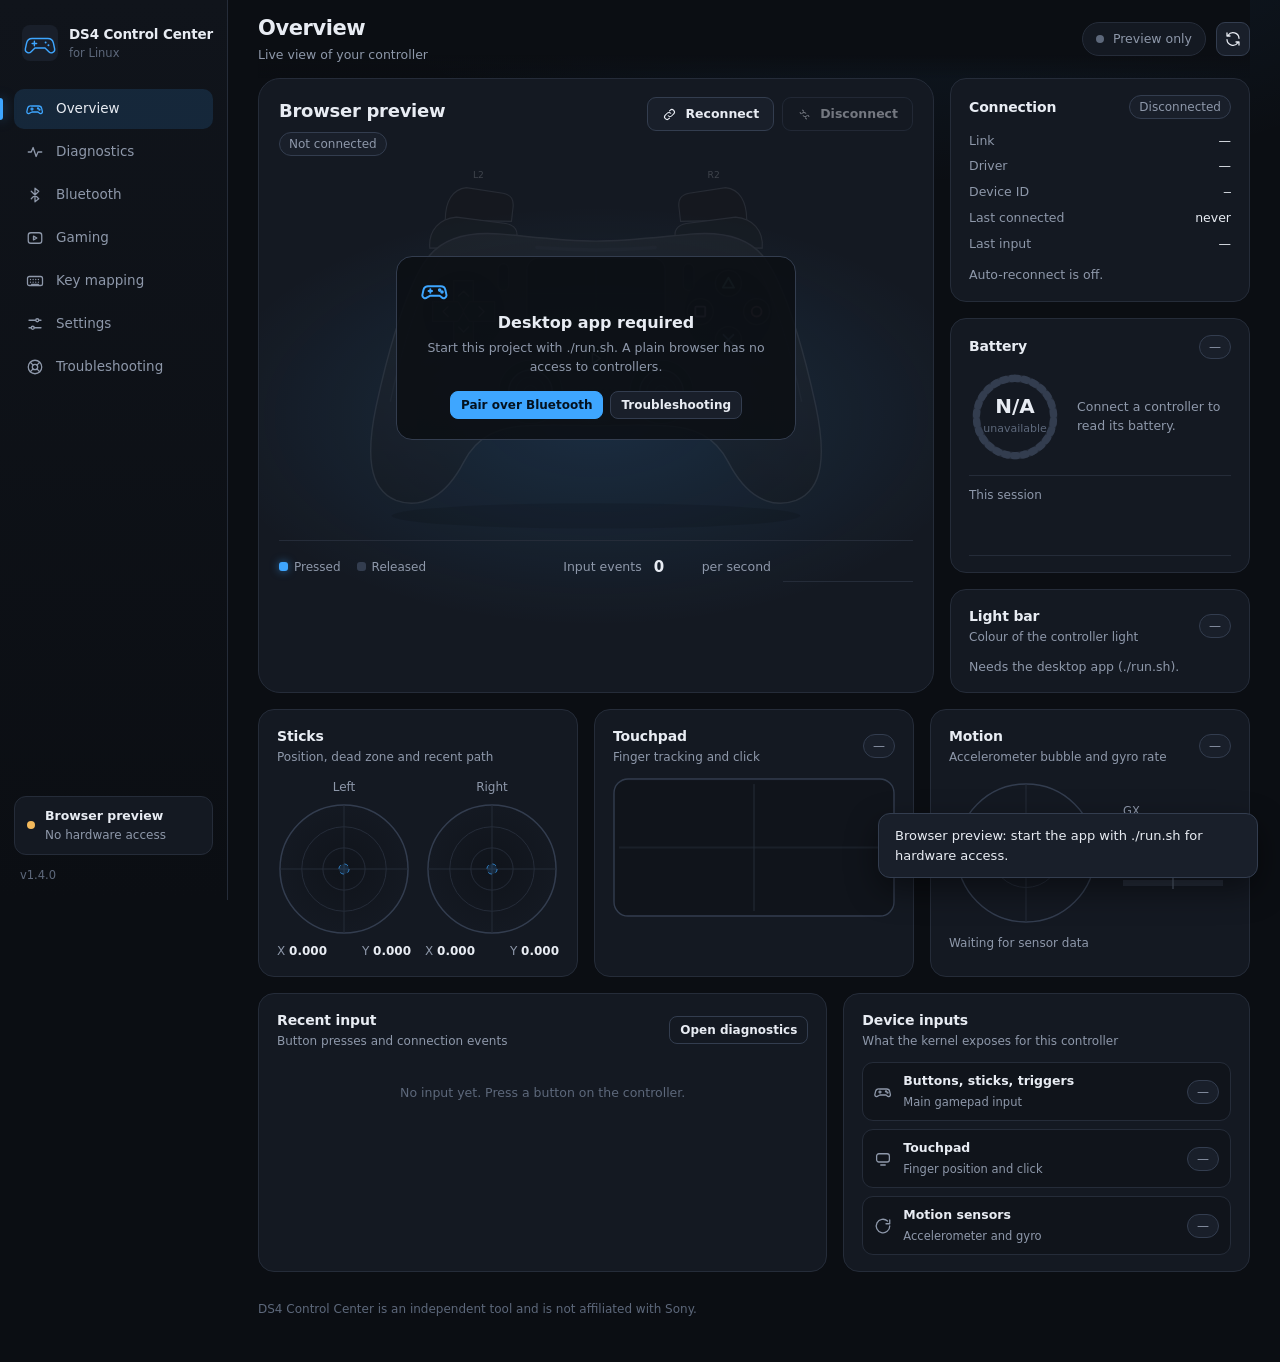
<file: index.html>
<!doctype html>
<html lang="en"><head><meta charset="utf-8"><meta name="viewport" content="width=device-width,initial-scale=1">
<meta name="color-scheme" content="dark"><title>DS4 Control Center</title>
<link rel="stylesheet" href="assets/css/theme.css"><link rel="stylesheet" href="assets/css/app.css"></head>
<body data-theme="midnight">
<svg width="0" height="0" style="position:absolute" aria-hidden="true"><symbol id="i-pad" viewBox="0 0 24 24" fill="none" stroke="currentColor" stroke-width="1.7" stroke-linecap="round" stroke-linejoin="round"><path d="M7 8h10a4 4 0 0 1 3.9 3.1l.9 4.2a2.4 2.4 0 0 1-4.1 2.1L16 16H8l-2.7 1.4a2.4 2.4 0 0 1-4.1-2.1l.9-4.2A4 4 0 0 1 7 8z"/><path d="M8 10.5v3M6.5 12h3"/><circle cx="16" cy="11.2" r=".7"/><circle cx="18" cy="12.9" r=".7"/></symbol><symbol id="i-pulse" viewBox="0 0 24 24" fill="none" stroke="currentColor" stroke-width="1.7" stroke-linecap="round" stroke-linejoin="round"><path d="M3 12h4l2.5-6 4 12 2.5-6H21"/></symbol><symbol id="i-bt" viewBox="0 0 24 24" fill="none" stroke="currentColor" stroke-width="1.7" stroke-linecap="round" stroke-linejoin="round"><path d="M7 7l10 10-5 4V3l5 4L7 17"/></symbol><symbol id="i-play" viewBox="0 0 24 24" fill="none" stroke="currentColor" stroke-width="1.7" stroke-linecap="round" stroke-linejoin="round"><rect x="3" y="5" width="18" height="14" rx="3.5"/><path d="M10 9.4v5.2l4.4-2.6z"/></symbol><symbol id="i-sliders" viewBox="0 0 24 24" fill="none" stroke="currentColor" stroke-width="1.7" stroke-linecap="round" stroke-linejoin="round"><path d="M4 7h9M17 7h3M4 17h3M11 17h9"/><circle cx="15" cy="7" r="2"/><circle cx="9" cy="17" r="2"/></symbol><symbol id="i-lifebuoy" viewBox="0 0 24 24" fill="none" stroke="currentColor" stroke-width="1.7" stroke-linecap="round" stroke-linejoin="round"><circle cx="12" cy="12" r="9"/><circle cx="12" cy="12" r="3.6"/><path d="M5.7 5.7l3.8 3.8M14.5 14.5l3.8 3.8M18.3 5.7l-3.8 3.8M9.5 14.5l-3.8 3.8"/></symbol><symbol id="i-refresh" viewBox="0 0 24 24" fill="none" stroke="currentColor" stroke-width="1.7" stroke-linecap="round" stroke-linejoin="round"><path d="M20 11a8 8 0 0 0-14.5-4M4 4v4h4M4 13a8 8 0 0 0 14.5 4M20 20v-4h-4"/></symbol><symbol id="i-bolt" viewBox="0 0 24 24" fill="none" stroke="currentColor" stroke-width="1.7" stroke-linecap="round" stroke-linejoin="round"><path d="M13 3L5 14h6l-1 7 8-11h-6z"/></symbol><symbol id="i-check" viewBox="0 0 24 24" fill="none" stroke="currentColor" stroke-width="1.7" stroke-linecap="round" stroke-linejoin="round"><path d="M5 12.5l4.5 4.5L19 7"/></symbol><symbol id="i-x" viewBox="0 0 24 24" fill="none" stroke="currentColor" stroke-width="1.7" stroke-linecap="round" stroke-linejoin="round"><path d="M6 6l12 12M18 6L6 18"/></symbol><symbol id="i-alert" viewBox="0 0 24 24" fill="none" stroke="currentColor" stroke-width="1.7" stroke-linecap="round" stroke-linejoin="round"><path d="M12 4l9 16H3z"/><path d="M12 10v4M12 17v.4"/></symbol><symbol id="i-info" viewBox="0 0 24 24" fill="none" stroke="currentColor" stroke-width="1.7" stroke-linecap="round" stroke-linejoin="round"><circle cx="12" cy="12" r="9"/><path d="M12 11v5M12 8v.4"/></symbol><symbol id="i-search" viewBox="0 0 24 24" fill="none" stroke="currentColor" stroke-width="1.7" stroke-linecap="round" stroke-linejoin="round"><circle cx="11" cy="11" r="6.5"/><path d="M16 16l4 4"/></symbol><symbol id="i-plus" viewBox="0 0 24 24" fill="none" stroke="currentColor" stroke-width="1.7" stroke-linecap="round" stroke-linejoin="round"><path d="M12 5v14M5 12h14"/></symbol><symbol id="i-trash" viewBox="0 0 24 24" fill="none" stroke="currentColor" stroke-width="1.7" stroke-linecap="round" stroke-linejoin="round"><path d="M5 7h14M10 7V4h4v3M7 7l1 13h8l1-13"/></symbol><symbol id="i-gear" viewBox="0 0 24 24" fill="none" stroke="currentColor" stroke-width="1.7" stroke-linecap="round" stroke-linejoin="round"><circle cx="12" cy="12" r="3"/><path d="M12 3v3M12 18v3M3 12h3M18 12h3M5.6 5.6l2.1 2.1M16.3 16.3l2.1 2.1M18.4 5.6l-2.1 2.1M7.7 16.3l-2.1 2.1"/></symbol><symbol id="i-download" viewBox="0 0 24 24" fill="none" stroke="currentColor" stroke-width="1.7" stroke-linecap="round" stroke-linejoin="round"><path d="M12 4v11M7 11l5 5 5-5M5 20h14"/></symbol><symbol id="i-copy" viewBox="0 0 24 24" fill="none" stroke="currentColor" stroke-width="1.7" stroke-linecap="round" stroke-linejoin="round"><rect x="8" y="8" width="12" height="12" rx="2"/><path d="M16 8V6a2 2 0 0 0-2-2H6a2 2 0 0 0-2 2v8a2 2 0 0 0 2 2h2"/></symbol><symbol id="i-usb" viewBox="0 0 24 24" fill="none" stroke="currentColor" stroke-width="1.7" stroke-linecap="round" stroke-linejoin="round"><path d="M12 3v13M12 16a2 2 0 1 0 .01 0M12 8l4-2v3M12 11l-4-2V7"/></symbol><symbol id="i-wifi" viewBox="0 0 24 24" fill="none" stroke="currentColor" stroke-width="1.7" stroke-linecap="round" stroke-linejoin="round"><path d="M4 9a12 12 0 0 1 16 0M7 12.5a8 8 0 0 1 10 0M10 16a4 4 0 0 1 4 0"/><circle cx="12" cy="19" r=".8"/></symbol><symbol id="i-vibe" viewBox="0 0 24 24" fill="none" stroke="currentColor" stroke-width="1.7" stroke-linecap="round" stroke-linejoin="round"><path d="M3 9v6M6.5 7v10M17.5 7v10M21 9v6"/><rect x="9.5" y="5" width="5" height="14" rx="1.5"/></symbol><symbol id="i-battery" viewBox="0 0 24 24" fill="none" stroke="currentColor" stroke-width="1.7" stroke-linecap="round" stroke-linejoin="round"><rect x="2.5" y="8" width="16" height="8" rx="2"/><path d="M21 11v2"/></symbol><symbol id="i-touch" viewBox="0 0 24 24" fill="none" stroke="currentColor" stroke-width="1.7" stroke-linecap="round" stroke-linejoin="round"><rect x="3.5" y="5" width="17" height="11" rx="3"/><path d="M9 20h6"/></symbol><symbol id="i-rotate" viewBox="0 0 24 24" fill="none" stroke="currentColor" stroke-width="1.7" stroke-linecap="round" stroke-linejoin="round"><path d="M21 12a9 9 0 1 1-3-6.7M21 4v5h-5"/></symbol><symbol id="i-link" viewBox="0 0 24 24" fill="none" stroke="currentColor" stroke-width="1.7" stroke-linecap="round" stroke-linejoin="round"><path d="M10 14a4 4 0 0 0 5.7 0l3-3a4 4 0 0 0-5.7-5.7l-1 1M14 10a4 4 0 0 0-5.7 0l-3 3a4 4 0 0 0 5.7 5.7l1-1"/></symbol><symbol id="i-unlink" viewBox="0 0 24 24" fill="none" stroke="currentColor" stroke-width="1.7" stroke-linecap="round" stroke-linejoin="round"><path d="M9 5l1.5 1.5M5 9l1.5 1.5M15 19l-1.5-1.5M19 15l-1.5-1.5M10 14a4 4 0 0 0 5.7 0M14 10a4 4 0 0 0-5.7 0"/></symbol><symbol id="i-launch" viewBox="0 0 24 24" fill="none" stroke="currentColor" stroke-width="1.7" stroke-linecap="round" stroke-linejoin="round"><path d="M7 17L17 7M9 7h8v8"/></symbol><symbol id="i-stop" viewBox="0 0 24 24" fill="none" stroke="currentColor" stroke-width="1.7" stroke-linecap="round" stroke-linejoin="round"><rect x="6" y="6" width="12" height="12" rx="2"/></symbol><symbol id="i-target" viewBox="0 0 24 24" fill="none" stroke="currentColor" stroke-width="1.7" stroke-linecap="round" stroke-linejoin="round"><circle cx="12" cy="12" r="8"/><circle cx="12" cy="12" r="3.5"/><path d="M12 2v3M12 19v3M2 12h3M19 12h3"/></symbol><symbol id="i-steam" viewBox="0 0 24 24" fill="none" stroke="currentColor" stroke-width="1.7" stroke-linecap="round" stroke-linejoin="round"><circle cx="12" cy="12" r="9"/><circle cx="15.2" cy="9.6" r="2.4"/><circle cx="9" cy="15.2" r="2"/><path d="M4 13.2l3.6 1.5M10.6 14l3-2.9"/></symbol></svg>
<svg width="0" height="0" style="position:absolute" aria-hidden="true"><symbol id="i-keyboard" viewBox="0 0 24 24" fill="none" stroke="currentColor" stroke-width="1.7" stroke-linecap="round" stroke-linejoin="round"><rect x="2" y="6" width="20" height="12" rx="2.5"/><path d="M6 10h.01M9.5 10h.01M13 10h.01M16.5 10h.01M6 13.5h.01M9.5 13.5h.01M13 13.5h.01M16.5 13.5h.01M7.5 16.5h9"/></symbol><symbol id="i-mouse" viewBox="0 0 24 24" fill="none" stroke="currentColor" stroke-width="1.7" stroke-linecap="round" stroke-linejoin="round"><rect x="7" y="2.5" width="10" height="19" rx="5"/><path d="M12 2.5v6"/></symbol></svg>
<div class="shell">
<aside class="rail">
  <div class="brand"><svg viewBox="0 0 128 128" aria-hidden="true"><rect width="128" height="128" rx="28" fill="var(--panel-2)"/><path d="M36 48h56a20 20 0 0 1 19.500 15.500l4.500 21a12 12 0 0 1-20.500 10.500L82 82H46l-13.500 13a12 12 0 0 1-20.500-10.500l4.500-21A20 20 0 0 1 36 48z" fill="none" stroke="var(--accent)" stroke-width="5" stroke-linejoin="round"/><path d="M44 58v16M36 66h16" stroke="var(--accent)" stroke-width="5" stroke-linecap="round"/><circle cx="84" cy="62" r="3.500" fill="var(--accent)"/><circle cx="94" cy="72" r="3.500" fill="var(--accent)"/></svg>
    <div><b>DS4 Control Center</b><small>for Linux</small></div></div>
  <nav class="nav" id="nav">
    <button data-page="dashboard" class="on"><svg class="ico"><use href="#i-pad"/></svg><span>Overview</span><i class="badge hidden" id="nav-live"></i></button>
    <button data-page="diagnostics"><svg class="ico"><use href="#i-pulse"/></svg><span>Diagnostics</span></button>
    <button data-page="bluetooth"><svg class="ico"><use href="#i-bt"/></svg><span>Bluetooth</span></button>
    <button data-page="gaming"><svg class="ico"><use href="#i-play"/></svg><span>Gaming</span></button>
    <button data-page="mapping"><svg class="ico"><use href="#i-keyboard"/></svg><span>Key mapping</span></button>
    <button data-page="settings"><svg class="ico"><use href="#i-sliders"/></svg><span>Settings</span></button>
    <button data-page="help"><svg class="ico"><use href="#i-lifebuoy"/></svg><span>Troubleshooting</span></button>
  </nav>
  <div class="rail-foot">
    <div class="bridge"><i class="dot" id="rail-dot"></i><div><b id="rail-title">Starting…</b><span id="rail-sub">Connecting to the system</span></div></div>
    <div class="ver" id="ver">v1.4.0</div>
  </div>
</aside>
<main class="main">
<header class="topbar">
  <div><h1 id="page-title">Overview</h1><p id="page-sub">Live view of your controller</p></div>
  <div class="top-actions">
    <span class="chip accent hidden" id="profile-chip"></span>
    <div class="pill"><i class="dot" id="conn-dot"></i><span id="conn-text">Searching…</span></div>
    <button class="btn icon" id="btn-refresh" title="Refresh status" aria-label="Refresh status"><svg class="ico"><use href="#i-refresh"/></svg></button>
  </div>
</header>

<!-- ================= OVERVIEW ================= -->
<section class="page on" id="page-dashboard">
  <div class="dash">
    <div class="panel stage idle" id="stage">
      <div class="stage-head">
        <div><h2 id="ctl-name">No controller</h2><div class="chips" id="ctl-chips"></div></div>
        <div class="stage-actions">
          <button class="btn" id="btn-reconnect"><svg class="ico sm"><use href="#i-link"/></svg>Reconnect</button>
          <button class="btn ghost" id="btn-disconnect"><svg class="ico sm"><use href="#i-unlink"/></svg>Disconnect</button>
        </div>
      </div>
      <div class="stage-art"><div id="ctl-host"></div>
        <div class="banner"><div><svg class="ico"><use href="#i-pad"/></svg><h3 id="banner-title">No controller detected</h3><p id="banner-text">Plug in the USB cable, or hold Share + PS until the light bar flashes and pair it on the Bluetooth page.</p>
          <div class="chips" style="justify-content:center"><button class="btn primary sm" data-goto="bluetooth">Pair over Bluetooth</button><button class="btn sm" data-goto="help">Troubleshooting</button></div></div></div>
      </div>
      <div class="stage-foot">
        <div class="legend"><span><i></i>Pressed</span><span><i class="off"></i>Released</span></div>
        <div class="rate"><span>Input events</span><b id="rate-val">0</b><span>per second</span><canvas id="rate-spark"></canvas></div>
      </div>
    </div>
    <div class="side-stack">
      <section class="panel pad-16"><div class="panel-head"><h3>Connection</h3><span class="chip" id="c-chip">Disconnected</span></div>
        <dl class="kv"><dt>Link</dt><dd id="c-link">—</dd><dt>Driver</dt><dd id="c-driver">—</dd><dt>Device ID</dt><dd id="c-id" class="mono">—</dd>
        <dt>Last connected</dt><dd id="c-last">never</dd><dt>Last input</dt><dd id="c-input">—</dd></dl>
        <p class="sub" id="c-reconnect" style="margin-top:10px"></p></section>
      <section class="panel pad-16"><div class="panel-head"><h3>Battery</h3><span class="chip" id="bat-chip">Not reported</span></div>
        <div class="ring-wrap"><div class="ring"><svg viewBox="0 0 100 100"><circle class="track" cx="50" cy="50" r="42"/><circle class="arc na" id="bat-arc" cx="50" cy="50" r="42" stroke-dasharray="264" stroke-dashoffset="264"/></svg>
          <div class="center"><div><b id="bat-pct">N/A</b><small id="bat-sub">unavailable</small></div></div></div>
          <p class="sub" id="bat-note">The kernel has not reported a battery for this controller.</p></div>
        <div class="bat-hist"><div class="cap">This session <span id="bat-rate"></span></div><canvas id="bat-spark" aria-label="Battery history"></canvas></div></section>
      <section class="panel pad-16" id="lb-panel"><div class="panel-head"><div><h3>Light bar</h3><p id="lb-sub">Colour of the controller light</p></div><span class="chip" id="lb-chip">—</span></div>
        <div class="lb-swatches" id="lb-swatches"></div>
        <div class="lb-custom"><label for="lb-color">Custom</label><input type="color" id="lb-color" value="#0a3cff"><button class="btn sm primary" id="lb-apply">Apply</button><button class="btn sm ghost" id="lb-clear" title="Stop restoring a colour on connect">Forget colour</button></div>
        <p class="sub" id="lb-note" style="margin-top:10px"></p></section>
    </div>
  </div>
  <div class="trio">
    <section class="panel pad-16"><div class="panel-head"><div><h3>Sticks</h3><p>Position, dead zone and recent path</p></div></div>
      <div class="pads2"><div><div class="cap">Left</div><div class="sq"><canvas id="ov-left"></canvas></div><div class="readout"><span>X <b id="ov-lx">0.000</b></span><span>Y <b id="ov-ly">0.000</b></span></div></div>
      <div><div class="cap">Right</div><div class="sq"><canvas id="ov-right"></canvas></div><div class="readout"><span>X <b id="ov-rx">0.000</b></span><span>Y <b id="ov-ry">0.000</b></span></div></div></div></section>
    <section class="panel pad-16"><div class="panel-head"><div><h3>Touchpad</h3><p id="touch-sub">Finger tracking and click</p></div><span class="chip" id="touch-chip">—</span></div>
      <div class="wide"><canvas id="touch-canvas" style="aspect-ratio:1920/942"></canvas></div></section>
    <section class="panel pad-16"><div class="panel-head"><div><h3>Motion</h3><p>Accelerometer bubble and gyro rate</p></div><span class="chip" id="motion-chip">—</span></div>
      <div class="wide"><canvas id="motion-canvas" style="height:150px"></canvas></div><div class="readout" id="motion-read"><span>Waiting for sensor data</span></div></section>
  </div>
  <div class="duo">
    <section class="panel pad-16"><div class="panel-head"><div><h3>Recent input</h3><p>Button presses and connection events</p></div><button class="btn sm ghost" data-goto="diagnostics">Open diagnostics</button></div><div class="ev-list" id="ov-events"></div></section>
    <section class="panel pad-16"><div class="panel-head"><div><h3>Device inputs</h3><p>What the kernel exposes for this controller</p></div></div><div class="nodes" id="ov-nodes"></div></section>
  </div>
</section>

<!-- ================= DIAGNOSTICS ================= -->
<section class="page" id="page-diagnostics">
  <div class="diag-head"><div class="seg" id="dseg"><button data-dtab="sticks" class="on">Sticks</button><button data-dtab="buttons">Buttons &amp; triggers</button><button data-dtab="log">Event log</button></div>
    <div class="chips"><button class="btn" id="btn-save-report" title="Save drift, circularity, buttons and battery to a Markdown file"><svg class="ico sm"><use href="#i-download"/></svg>Save test report</button>
    <button class="btn" id="btn-reset-diag"><svg class="ico sm"><use href="#i-refresh"/></svg>Reset measurements</button></div></div>
  <div class="dtab on" id="dtab-sticks">
    <div class="grid-2" style="display:grid;gap:16px">
      <section class="panel pad-16 stick-card"><div class="panel-head"><h3>Left stick</h3><span class="chip" id="dg-lchip">—</span></div><div class="sq"><canvas id="dg-left"></canvas></div>
        <div class="stick-stats"><div><small>X</small><b id="dl-x">0.000</b></div><div><small>Y</small><b id="dl-y">0.000</b></div><div><small>Radius</small><b id="dl-r">0%</b></div><div><small>Angle</small><b id="dl-a">—</b></div></div></section>
      <section class="panel pad-16 stick-card"><div class="panel-head"><h3>Right stick</h3><span class="chip" id="dg-rchip">—</span></div><div class="sq"><canvas id="dg-right"></canvas></div>
        <div class="stick-stats"><div><small>X</small><b id="dr-x">0.000</b></div><div><small>Y</small><b id="dr-y">0.000</b></div><div><small>Radius</small><b id="dr-r">0%</b></div><div><small>Angle</small><b id="dr-a">—</b></div></div></section>
    </div>
    <div class="grid-3-1" style="display:grid;gap:16px">
      <section class="panel pad-16"><div class="panel-head"><div><h3>Stick movement over time</h3><p>Left X/Y and right X/Y, -1 to +1</p></div>
        <div class="chips" id="tl-legend"></div></div><div class="wide"><canvas id="tl-canvas" style="height:210px"></canvas></div></section>
      <section class="panel pad-16 drift-box"><div class="panel-head"><div><h3>Stick drift test</h3><p>Hands off both sticks for 5 seconds</p></div></div>
        <button class="btn primary" id="drift-start">Start drift test</button><div class="meter"><i id="drift-prog"></i></div>
        <div class="drift-res"><div><small>Left drift</small><b id="drift-l">—</b><span class="verdict" id="drift-lv"></span></div><div><small>Right drift</small><b id="drift-r">—</b><span class="verdict" id="drift-rv"></span></div></div>
        <p class="sub">Drift is the average distance from centre while untouched. It is compared with your dead-zone setting and is a hint, not a calibration.</p></section>
    </div>
    <section class="panel pad-16"><div class="panel-head"><div><h3>Circularity test</h3><p>Rotate each stick slowly around its full edge. The shape shows how far it reached at every angle.</p></div>
      <div class="chips"><button class="btn sm" id="circ-toggle">Start</button><button class="btn sm ghost" id="circ-reset">Clear</button></div></div>
      <div class="grid-2" style="display:grid;gap:16px"><div><div class="sq" style="max-width:240px;margin:auto"><canvas id="circ-left" style="border-radius:0"></canvas></div><div class="readout"><span>Left coverage <b id="cl-cov">0%</b></span><span>Roundness <b id="cl-round">—</b></span></div></div>
      <div><div class="sq" style="max-width:240px;margin:auto"><canvas id="circ-right" style="border-radius:0"></canvas></div><div class="readout"><span>Right coverage <b id="cr-cov">0%</b></span><span>Roundness <b id="cr-round">—</b></span></div></div></div></section>
  </div>
  <div class="dtab" id="dtab-buttons">
    <section class="panel pad-16"><div class="panel-head"><div><h3>Button tester</h3><p>Press every button once. Each turns green when it has been seen.</p></div><span class="chip" id="tester-count">0 / 18 tested</span></div><div class="tester" id="tester"></div></section>
    <div class="grid-2" style="display:grid;gap:16px">
      <section class="panel pad-16"><div class="panel-head"><div><h3>Analog triggers</h3><p id="trig-note">Pressure from the driver</p></div></div>
        <div class="trig-row"><b>L2</b><div class="meter"><i id="tg-l2"></i></div><span id="tg-l2v">—</span></div>
        <div class="trig-row"><b>R2</b><div class="meter"><i id="tg-r2"></i></div><span id="tg-r2v">—</span></div>
        <div class="wide"><canvas id="tg-canvas" style="height:100px"></canvas></div></section>
      <section class="panel pad-16"><div class="panel-head"><div><h3>Rumble test</h3><p>Sends a short pulse to the controller motors</p></div></div>
        <div class="range-row"><span>Heavy</span><input type="range" id="rum-strong" min="0" max="100" value="60"><b id="rum-strong-v">60%</b></div>
        <div class="range-row"><span>Light</span><input type="range" id="rum-weak" min="0" max="100" value="60"><b id="rum-weak-v">60%</b></div>
        <button class="btn" id="rum-go"><svg class="ico sm"><use href="#i-vibe"/></svg>Test rumble</button>
        <p class="sub" style="margin-top:10px">Needs write access to the input device. If unavailable, the message explains why.</p></section>
    </div>
  </div>
  <div class="dtab" id="dtab-log">
    <section class="panel pad-16"><div class="panel-head"><div><h3>Input event log</h3><p id="log-sub">Newest first</p></div>
      <div class="filters"><div class="seg" id="log-filter"><button data-f="all" class="on">All</button><button data-f="button">Buttons</button><button data-f="system">System</button></div>
      <span class="chip" id="log-count">0 events</span><button class="btn sm" id="log-export"><svg class="ico sm"><use href="#i-download"/></svg>Export</button><button class="btn sm ghost" id="log-clear">Clear</button></div></div>
      <div class="ev-list log-big" id="log-list"></div></section>
  </div>
</section>

<!-- ================= BLUETOOTH ================= -->
<section class="page" id="page-bluetooth">
  <div class="grid-bt">
    <section class="panel pad-16"><div class="panel-head"><h3>Adapter</h3><span class="chip" id="bt-chip">Checking</span></div>
      <div class="bt-state"><div class="bt-orb off" id="bt-orb"><svg class="ico lg"><use href="#i-bt"/></svg></div><div><b id="bt-title">Checking Bluetooth…</b><span class="sub" id="bt-sub">Asking BlueZ</span></div></div>
      <div class="chips"><button class="btn primary" id="bt-on">Enable Bluetooth</button><button class="btn" id="bt-off">Turn off</button><button class="btn" id="bt-scan"><svg class="ico sm"><use href="#i-search"/></svg>Scan for devices</button></div>
      <p class="sub" style="margin-top:12px">Pairing uses the system Bluetooth service. No root access is needed and nothing is changed until you press a button.</p></section>
    <section class="panel pad-16"><div class="panel-head"><div><h3>Progress</h3><p id="job-sub">No task running</p></div><button class="btn sm ghost hidden" id="job-cancel">Cancel</button></div>
      <ol class="steps" id="job-steps"><li>Scan</li><li>Pair</li><li>Trust</li><li>Connect</li></ol>
      <div class="bar" id="job-bar"><i id="job-fill"></i></div><div class="jobmsg" id="job-msg">Start a scan to find your controller.</div></section>
  </div>
  <div class="grid-bt">
    <section class="panel pad-16"><div class="panel-head"><div><h3>Paired devices</h3><p>Reconnect or disconnect safely</p></div><button class="btn sm ghost" id="bt-refresh">Refresh</button></div><div id="bt-paired"><div class="empty">Loading…</div></div></section>
    <section class="panel pad-16"><div class="panel-head"><div><h3>Nearby devices</h3><p id="bt-near-sub">Found during a scan</p></div></div><div id="bt-near"><div class="empty">Scan to discover devices.</div></div></section>
  </div>
  <section class="panel pad-16"><div class="panel-head"><h3>Put a DualShock 4 in pairing mode</h3></div>
    <div class="guide"><ol><li>Turn the controller off, then <b>hold Share and the PS button together</b>.</li><li>Release when the light bar <b>flashes rapidly</b> (two quick blinks).</li><li>Press <b>Scan for devices</b> and pick “Wireless Controller”.</li><li>If pairing fails, use <b>Forget</b> on any old entry and try again.</li></ol><div id="guide-host"></div></div></section>
</section>

<!-- ================= GAMING ================= -->
<section class="page" id="page-gaming">
  <div class="grid-bt">
    <section class="panel pad-16"><div class="steam-hero"><div class="steam-logo"><svg class="ico"><use href="#i-steam"/></svg></div>
      <div style="flex:1;min-width:180px"><h3 id="st-title" style="font-size:16px">Checking Steam…</h3><p class="sub" id="st-sub">Looking for a Steam install</p></div></div>
      <div class="chips" style="margin-top:16px"><button class="btn primary" id="st-launch"><svg class="ico sm"><use href="#i-launch"/></svg>Launch Steam</button><button class="btn" id="st-settings">Steam controller settings</button></div>
      <p class="sub" style="margin-top:12px">Steam is optional. Games from Lutris, desktop shortcuts and commands you add below launch from here too. This app never changes a game’s controls.</p></section>
    <section class="panel pad-16"><div class="panel-head"><h3>Input readiness</h3></div><div class="ready">
      <div><i class="dot" id="rd-dev"></i><div><b id="rd-dev-t">No controller</b><small id="rd-dev-s">Connect one to begin.</small></div></div>
      <div><i class="dot" id="rd-in"></i><div><b id="rd-in-t">No recent input</b><small>Based on real input events from the kernel.</small></div></div>
      <div><i class="dot" id="rd-steam"></i><div><b id="rd-steam-t">Steam not running</b><small id="rd-steam-s">Optional; non-Steam games launch without it.</small></div></div></div></section>
  </div>
  <section class="panel pad-16 vpad-panel">
    <div class="panel-head"><div><h3>Any-game compatibility: virtual Xbox pad</h3><p>For games that only look for an Xbox controller, including many older, Wine and non-Steam titles.</p></div>
      <div class="chips"><span class="chip" id="vpad-chip">Off</span><label class="switch" title="Enable the virtual Xbox pad"><input type="checkbox" id="vpad-enable" aria-label="Enable the virtual Xbox pad"><span></span></label></div></div>
    <div class="vpad-body">
      <div><p class="sub">When on, a standard <b>Microsoft X-Box 360 pad</b> is created through uinput and mirrors every button, stick, trigger and the D-pad. The physical controller is reserved for this app, so a game does not receive the same press twice. The DualShock is still read by this app, so diagnostics and the light bar keep working.</p>
        <p class="sub" id="vpad-note" style="margin-top:8px"></p></div>
      <div class="vpad-list"><div><span>Face buttons</span><b>A · B · X · Y</b></div><div><span>Sticks</span><b>Left + right, scaled</b></div><div><span>Triggers</span><b>Analog Z / RZ</b></div><div><span>D-pad</span><b>Hat 0</b></div><div><span>Share / Options</span><b>Select · Start</b></div><div><span>PS / touchpad click</span><b>Guide</b></div></div>
    </div>
  </section>
  <div class="lib-bar"><h3>Games</h3><select id="lib-source" aria-label="Filter by source"><option value="all">All sources</option><option value="steam">Steam</option><option value="lutris">Lutris</option><option value="desktop">Desktop shortcuts</option><option value="manual">Added by me</option></select>
    <input type="search" id="lib-search" placeholder="Search games"><button class="btn" id="lib-add"><svg class="ico sm"><use href="#i-plus"/></svg>Add by App ID</button>
    <button class="btn" id="lib-add-any"><svg class="ico sm"><use href="#i-pad"/></svg>Add any game</button><button class="btn icon ghost" id="lib-refresh" title="Rescan library" aria-label="Rescan library"><svg class="ico"><use href="#i-refresh"/></svg></button></div>
  <div class="games" id="games"></div><p class="sub" id="lib-note" style="margin-top:12px"></p>
</section>

<!-- ================= KEY MAPPING ================= -->
<section class="page" id="page-mapping">
  <div class="grid-bt">
    <section class="panel pad-16">
      <div class="panel-head"><div><h3>Keyboard &amp; mouse mode</h3><p>Every controller button can become a keyboard key or mouse button.</p></div>
        <div class="chips"><span class="chip" id="map-chip">Off</span><label class="switch" title="Enable keyboard and mouse mode"><input type="checkbox" id="map-enable" aria-label="Enable keyboard and mouse mode"><span></span></label></div></div>
      <div class="ready"><div><i class="dot" id="map-dot"></i><div><b id="map-state-title">Off</b><small id="map-state-sub">Turn it on to send keys to the focused window.</small></div></div></div>
      <div class="chips" style="margin-top:14px"><button class="btn" id="map-help"><svg class="ico sm"><use href="#i-keyboard"/></svg>How to enable</button><button class="btn ghost" id="map-refresh"><svg class="ico sm"><use href="#i-refresh"/></svg>Refresh</button></div>
      <p class="sub" id="map-note" style="margin-top:12px">Keyboard and mouse output needs write access to <span class="mono">/dev/uinput</span>. The app says so plainly when your user cannot use it.</p>
    </section>
    <section class="panel pad-16">
      <div class="panel-head"><div><h3>Presets</h3><p>Ready-made layouts. Applying one replaces the bindings below.</p></div></div>
      <div class="presets" id="map-presets"></div>
    </section>
  </div>
  <section class="panel pad-16" style="margin-bottom:16px">
    <div class="panel-head"><div><h3>Options</h3><p>These apply while the mode is on.</p></div><span class="chip" id="map-preset-chip">Shooter</span></div>
    <div class="map-options">
      <div class="setting"><div><b>Left stick</b><small>Digital movement keys, or mouse look.</small></div><select id="map-left"></select></div>
      <div class="setting"><div><b>Right stick</b><small>Mouse look is the usual choice for camera control.</small></div><select id="map-right"></select></div>
      <div class="setting"><div><b>Stick dead zone</b><small>How far a stick must move before keys or the mouse react.</small></div><div class="ctl"><input type="range" id="map-dz" min="2" max="60"><b id="map-dz-v">18%</b></div></div>
      <div class="setting"><div><b>Mouse sensitivity</b><small>Higher moves the view further for the same stick travel.</small></div><div class="ctl"><input type="range" id="map-sens" min="10" max="400" step="5"><b id="map-sens-v">1.0×</b></div></div>
      <div class="setting"><div><b>Trigger threshold</b><small>How far L2 or R2 must be pulled before its key or mouse button presses.</small></div><div class="ctl"><input type="range" id="map-trig" min="5" max="90"><b id="map-trig-v">35%</b></div></div>
      <div class="setting"><div><b>Invert vertical look</b><small>Reverses the right stick’s up/down mouse movement.</small></div><label class="switch"><input type="checkbox" id="map-invert"><span></span></label></div>
      <div class="setting"><div><b>Reserve the controller</b><small>Grabs the physical pad while this mode is on, so games do not also see it as a controller. Recommended.</small></div><label class="switch"><input type="checkbox" id="map-grab"><span></span></label></div>
    </div>
  </section>
  <section class="panel pad-16">
    <div class="panel-head"><div><h3>Button map</h3><p>Click <b>Rebind</b>, then press a key or mouse button. Escape cancels.</p></div>
      <div class="chips"><span class="chip" id="map-count">—</span><button class="btn sm ghost" id="map-reset-bindings">Reset to preset</button></div></div>
    <div class="map-grid" id="map-rows"><div class="empty">Loading…</div></div>
  </section>
  <section class="panel pad-16" style="margin-top:16px">
    <div class="panel-head"><div><h3>Live output</h3><p>What the virtual keyboard and mouse are doing right now.</p></div><span class="chip" id="map-live-chip">Idle</span></div>
    <div class="map-live" id="map-live">Nothing pressed.</div>
    <p class="sub" style="margin-top:10px">Keys go to whichever window has focus. Some games with anti-cheat software ignore or block synthetic input; this app does not try to bypass anti-cheat. Key names are Linux key codes, so a game that applies your keyboard layout may show different letters.</p>
  </section>
</section>

<!-- ================= SETTINGS ================= -->
<section class="page" id="page-settings">
  <div class="settings">
    <section class="panel pad-16"><div class="panel-head"><h3>Appearance</h3><span class="saved" id="saved">Saved</span></div>
      <div class="setting"><div><b>Theme</b><small>Accent colour and surfaces.</small></div><div class="swatches" id="s-theme"><button class="sw" data-t="midnight" title="Midnight"></button><button class="sw" data-t="graphite" title="Graphite"></button><button class="sw" data-t="aurora" title="Aurora"></button><button class="sw" data-t="plasma" title="Plasma"></button></div></div>
      <div class="setting"><div><b>Animations</b><small>Turn off glow transitions and motion.</small></div><label class="switch"><input type="checkbox" id="s-anim"><span></span></label></div></section>
    <section class="panel pad-16"><div class="panel-head"><h3>Input display</h3></div>
      <div class="setting"><div><b>Refresh rate</b><small>How often the screen reads new input. Lower is smoother and uses more CPU.</small></div><select id="s-refresh"><option value="30">30 ms</option><option value="50">50 ms</option><option value="100">100 ms</option><option value="250">250 ms</option></select></div>
      <div class="setting"><div><b>Dead-zone guide</b><small>Draws the dashed circle on stick pads and sets the drift pass mark.</small></div><div class="ctl"><input type="range" id="s-dz" min="0" max="40"><b id="s-dz-v" style="width:36px;text-align:right">8%</b></div></div>
      <div class="setting"><div><b>Graph window</b><small>How many seconds the stick graph shows.</small></div><select id="s-graph"><option value="10">10 s</option><option value="20">20 s</option><option value="30">30 s</option><option value="60">60 s</option></select></div>
      <div class="setting"><div><b>Stick trail length</b><small>Samples drawn behind the stick dot. Zero turns trails off.</small></div><div class="ctl"><input type="range" id="s-trail" min="0" max="150"><b id="s-trail-v" style="width:36px;text-align:right">60</b></div></div></section>
    <section class="panel pad-16"><div class="panel-head"><h3>Connection</h3></div>
      <div class="setting"><div><b>Auto-reconnect</b><small>When a Bluetooth controller drops, try to connect it again. It never pairs new devices.</small></div><label class="switch"><input type="checkbox" id="s-reconnect"><span></span></label></div>
      <div class="setting"><div><b>Reconnect attempts</b><small>Stops after this many tries until you press Reconnect.</small></div><select id="s-attempts"><option>1</option><option>2</option><option>3</option><option>5</option><option>10</option></select></div></section>
    <section class="panel pad-16"><div class="panel-head"><h3>Startup and logging</h3></div>
      <div class="setting"><div><b>Launch at login</b><small>Adds an autostart entry for your user only.</small></div><label class="switch"><input type="checkbox" id="s-autostart"><span></span></label></div>
      <div class="setting"><div><b>Start minimized</b><small>Takes effect the next time the app starts.</small></div><label class="switch"><input type="checkbox" id="s-min"><span></span></label></div>
      <div class="setting"><div><b>Opening page</b><small>The page shown when the app starts.</small></div><select id="s-page"><option value="dashboard">Overview</option><option value="diagnostics">Diagnostics</option><option value="bluetooth">Bluetooth</option><option value="gaming">Gaming</option><option value="mapping">Key mapping</option></select></div>
      <div class="setting"><div><b>Log button events</b><small>Keep recent presses in memory for the event log.</small></div><label class="switch"><input type="checkbox" id="s-log"><span></span></label></div></section>
    <section class="panel pad-16"><div class="panel-head"><h3>Alerts and automation</h3></div>
      <div class="setting"><div><b>Desktop notifications</b><small>Tell me when the controller connects or disconnects and when the battery is low.</small></div><label class="switch"><input type="checkbox" id="s-notify"><span></span></label></div>
      <div class="setting"><div><b>Low battery alert</b><small>One alert per discharge, only while the controller reports it is on battery.</small></div><select id="s-lowbat"><option value="0">Off</option><option value="10">At 10%</option><option value="15">At 15%</option><option value="20">At 20%</option><option value="30">At 30%</option></select></div>
      <div class="setting"><div><b>Turn off when idle</b><small>Disconnect a Bluetooth controller after no input for this long, so it stops draining the battery. Wired controllers are never touched.</small></div><select id="s-idle"><option value="0">Never</option><option value="5">5 minutes</option><option value="10">10 minutes</option><option value="15">15 minutes</option><option value="30">30 minutes</option><option value="60">60 minutes</option></select></div>
      <div class="setting"><div><b>Switch game profiles automatically</b><small>When any recognised game is running (Steam, Lutris or a desktop shortcut) that has a profile, use it. Works for games started anywhere.</small></div><label class="switch"><input type="checkbox" id="s-autoprofile"><span></span></label></div></section>
    <section class="panel pad-16"><div class="panel-head"><h3>Game detection</h3><p>Choose which libraries this app reads. All of them are read-only.</p></div>
      <div class="setting"><div><b>Desktop shortcuts</b><small>Games with a <span class="mono">.desktop</span> entry, including many Heroic, Bottles, itch and hand-made launchers.</small></div><label class="switch"><input type="checkbox" id="s-scan-desktop"><span></span></label></div>
      <div class="setting"><div><b>Lutris</b><small>Installed games from Lutris’s database. Launching uses Lutris’s documented <span class="mono">lutris:</span> URI.</small></div><label class="switch"><input type="checkbox" id="s-scan-lutris"><span></span></label></div></section>
    <section class="panel pad-16"><div class="panel-head"><h3>Keyboard shortcuts</h3></div>
      <dl class="kv keys"><dt><kbd>1</kbd>–<kbd>7</kbd></dt><dd>Overview, Diagnostics, Bluetooth, Gaming, Key mapping, Settings, Troubleshooting</dd><dt><kbd>S</kbd></dt><dd>Save test report (Diagnostics)</dd><dt><kbd>D</kbd></dt><dd>Start the drift test (Diagnostics)</dd><dt><kbd>R</kbd></dt><dd>Reset measurements (Diagnostics)</dd><dt><kbd>?</kbd></dt><dd>Jump to this list</dd></dl></section>
  </div>
  <section class="panel pad-16" style="margin-top:16px"><div class="panel-head"><div><h3>Data and permissions</h3><p>Settings live in <span class="mono">~/.config/ds4-control-center/settings.json</span>. The app never needs root and never edits system configuration. Virtual keyboard, mouse and Xbox pad output need access to <span class="mono">/dev/uinput</span>; the optional <span class="mono">scripts/enable-uinput.sh</span> adds a udev rule with your consent.</p></div><button class="btn danger" id="s-reset">Reset settings</button></div></section>
</section>

<!-- ================= TROUBLESHOOTING ================= -->
<section class="page" id="page-help">
  <section class="panel pad-16"><div class="panel-head"><div><h3>System check</h3><p>Read-only checks of everything this app depends on</p></div><div class="chips"><button class="btn" id="help-run"><svg class="ico sm"><use href="#i-refresh"/></svg>Run again</button><button class="btn" id="help-copy"><svg class="ico sm"><use href="#i-copy"/></svg>Copy report</button></div></div>
    <div class="checks" id="checks"><div class="empty">Running checks…</div></div><pre class="report hidden" id="report"></pre></section>
</section>
<footer style="margin-top:28px;color:var(--dim);font-size:12px">DS4 Control Center is an independent tool and is not affiliated with Sony.</footer>
</main></div>

<dialog id="dlg-add"><h3>Add a game shortcut</h3><p class="sub">Find the App ID in the game’s Steam store URL.</p>
  <label for="add-id">Steam App ID</label><input type="text" id="add-id" inputmode="numeric" placeholder="e.g. 1086940">
  <label for="add-name">Name (optional)</label><input type="text" id="add-name" placeholder="Shown on the tile">
  <div class="foot"><button class="btn ghost" id="add-cancel">Cancel</button><button class="btn primary" id="add-save">Add shortcut</button></div></dialog>
<dialog id="dlg-profile"><h3 id="pf-title">Game profile</h3><p class="sub">A profile changes only this app’s dead-zone guide while you play. It does not change the game’s controls.</p>
  <label><input type="checkbox" id="pf-on"> Use a custom dead-zone guide for this game</label>
  <div class="range-row" style="margin-top:12px;grid-template-columns:1fr 44px"><input type="range" id="pf-dz" min="0" max="40"><b id="pf-dz-v">8%</b></div>
  <label for="pf-note">Note</label><textarea id="pf-note" rows="2" maxlength="200"></textarea>
  <div class="foot"><button class="btn danger" id="pf-remove">Remove profile</button><button class="btn ghost" id="pf-cancel">Cancel</button><button class="btn primary" id="pf-save">Save profile</button></div></dialog>
<dialog id="dlg-add-any"><h3>Add any game</h3><p class="sub">Use a command that starts the game. It runs without a shell, so quotes and paths work exactly as written.</p>
  <label for="any-name">Name</label><input type="text" id="any-name" placeholder="Shown on the tile" maxlength="80">
  <label for="any-command">Command</label><input type="text" id="any-command" placeholder="wine /home/you/Games/foo/foo.exe" maxlength="500">
  <p class="sub" style="margin-top:8px">Examples: <span class="mono">wine ~/Games/foo/foo.exe</span> · <span class="mono">~/Games/foo/start.sh</span> · <span class="mono">flatpak run org.example.Game</span></p>
  <div class="foot"><button class="btn ghost" id="any-cancel">Cancel</button><button class="btn primary" id="any-save">Add game</button></div></dialog>
<dialog id="dlg-uinput"><h3>Enable virtual input</h3><p class="sub">Keyboard/mouse mode and the virtual Xbox pad create devices through <span class="mono">/dev/uinput</span>. On most distributions only root can do that by default.</p>
  <p class="sub" style="margin-top:10px">Run this once from this project folder. It asks for sudo, adds one udev rule and loads the uinput module. It changes nothing else.</p>
  <pre class="report" id="uinput-command">sudo ./scripts/enable-uinput.sh</pre>
  <ol class="uinput-steps"><li>Run the command above.</li><li>Log out and back in (or reboot) so the new rule applies.</li><li>Return here and switch the feature on again.</li></ol>
  <p class="sub">This app never runs sudo or edits system files by itself. If you prefer not to change system permissions, use the virtual Xbox pad only when your user already has access, or remap the controller in the game itself.</p>
  <div class="foot"><button class="btn" id="uinput-copy">Copy command</button><button class="btn primary" id="uinput-close">Close</button></div></dialog>
<div class="toast" id="toast" role="status" aria-live="polite"></div>
<script src="assets/js/util.js"></script><script src="assets/js/controller-view.js"></script><script src="assets/js/charts.js"></script><script src="assets/js/app.js"></script>
</body></html>
</file>
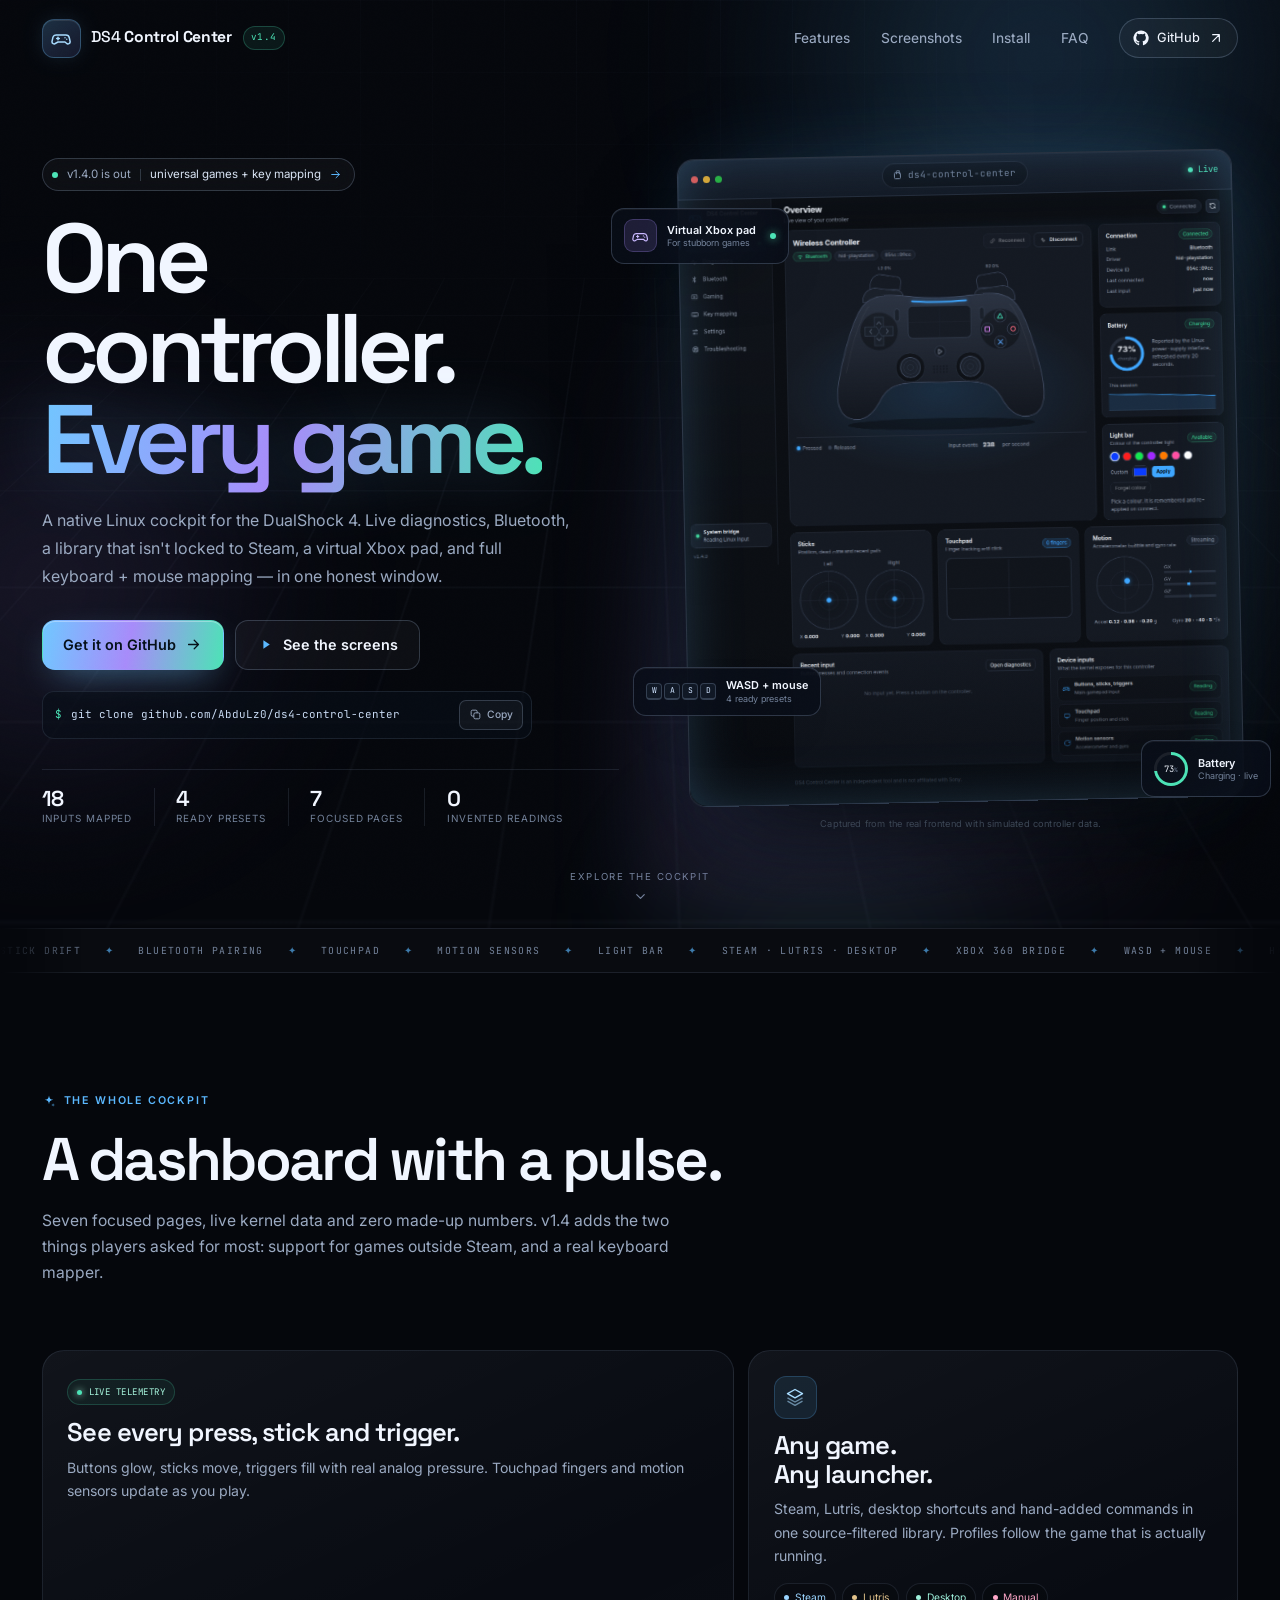
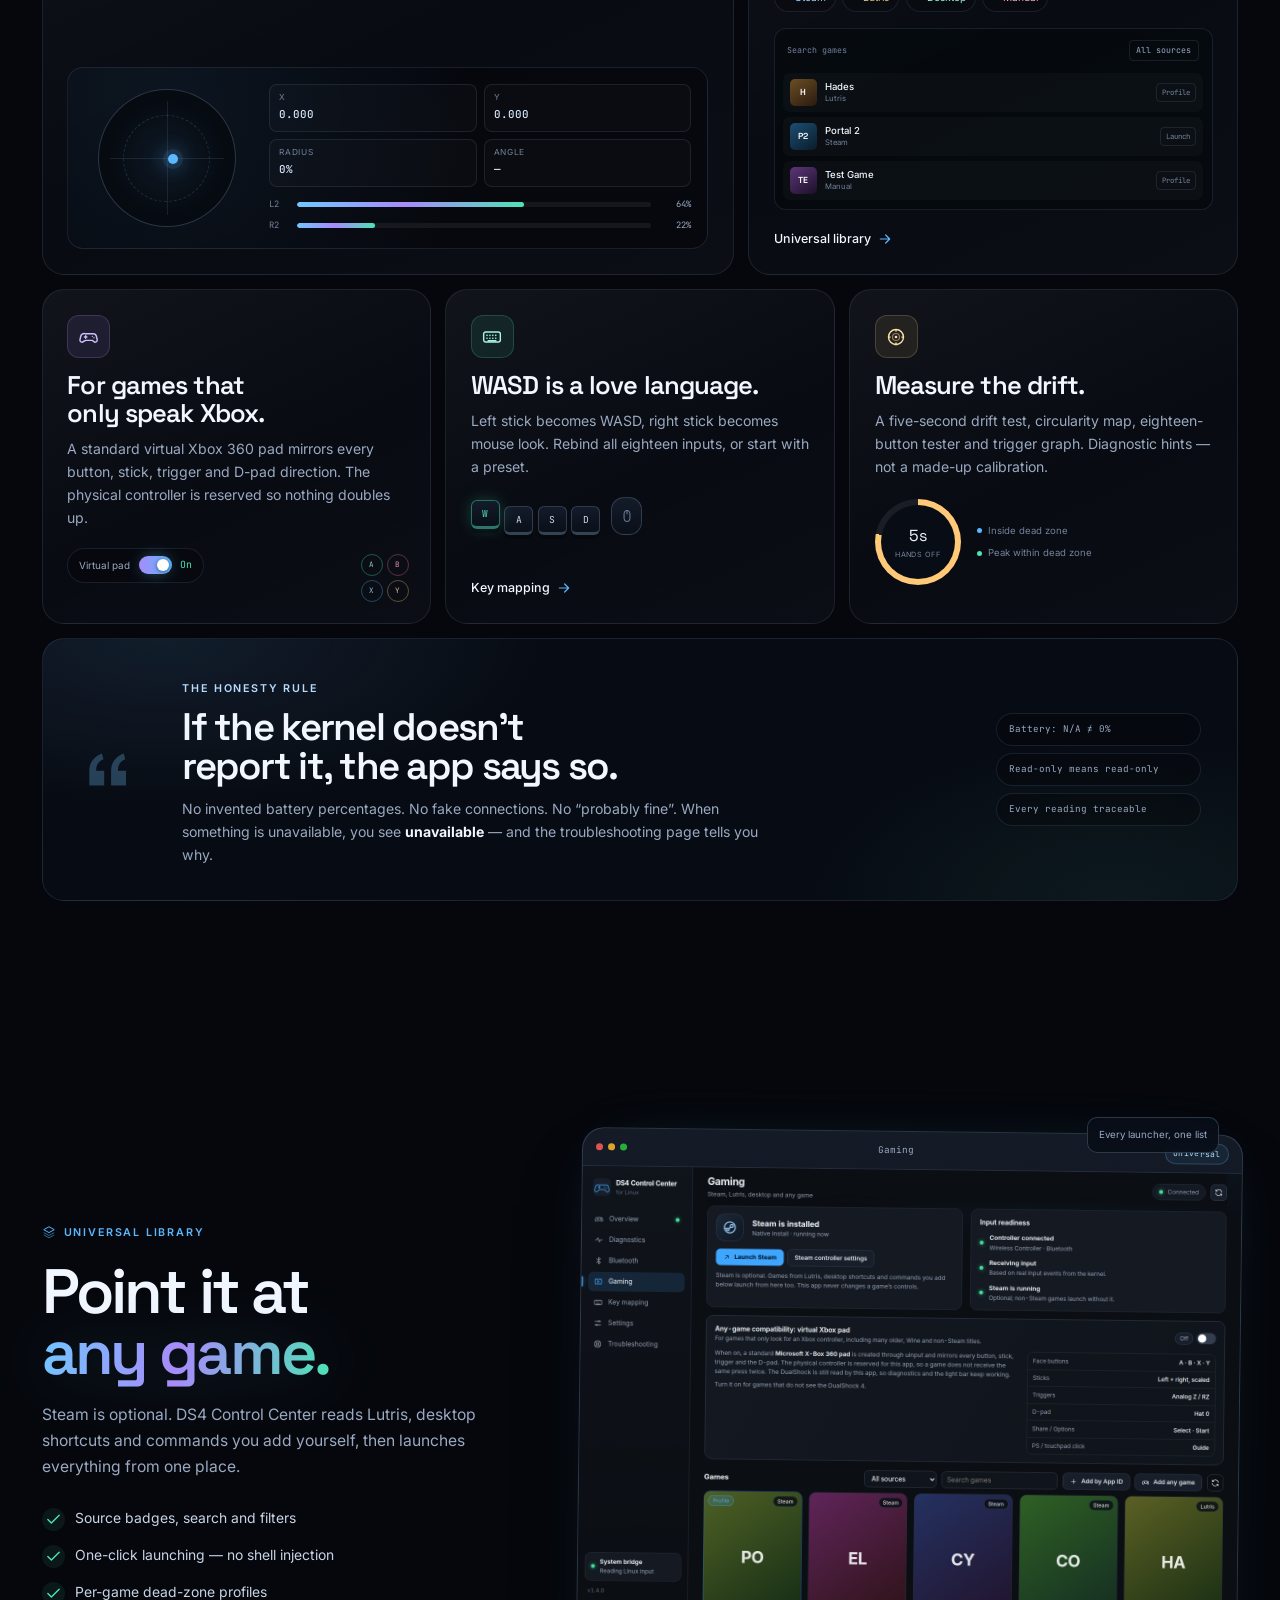
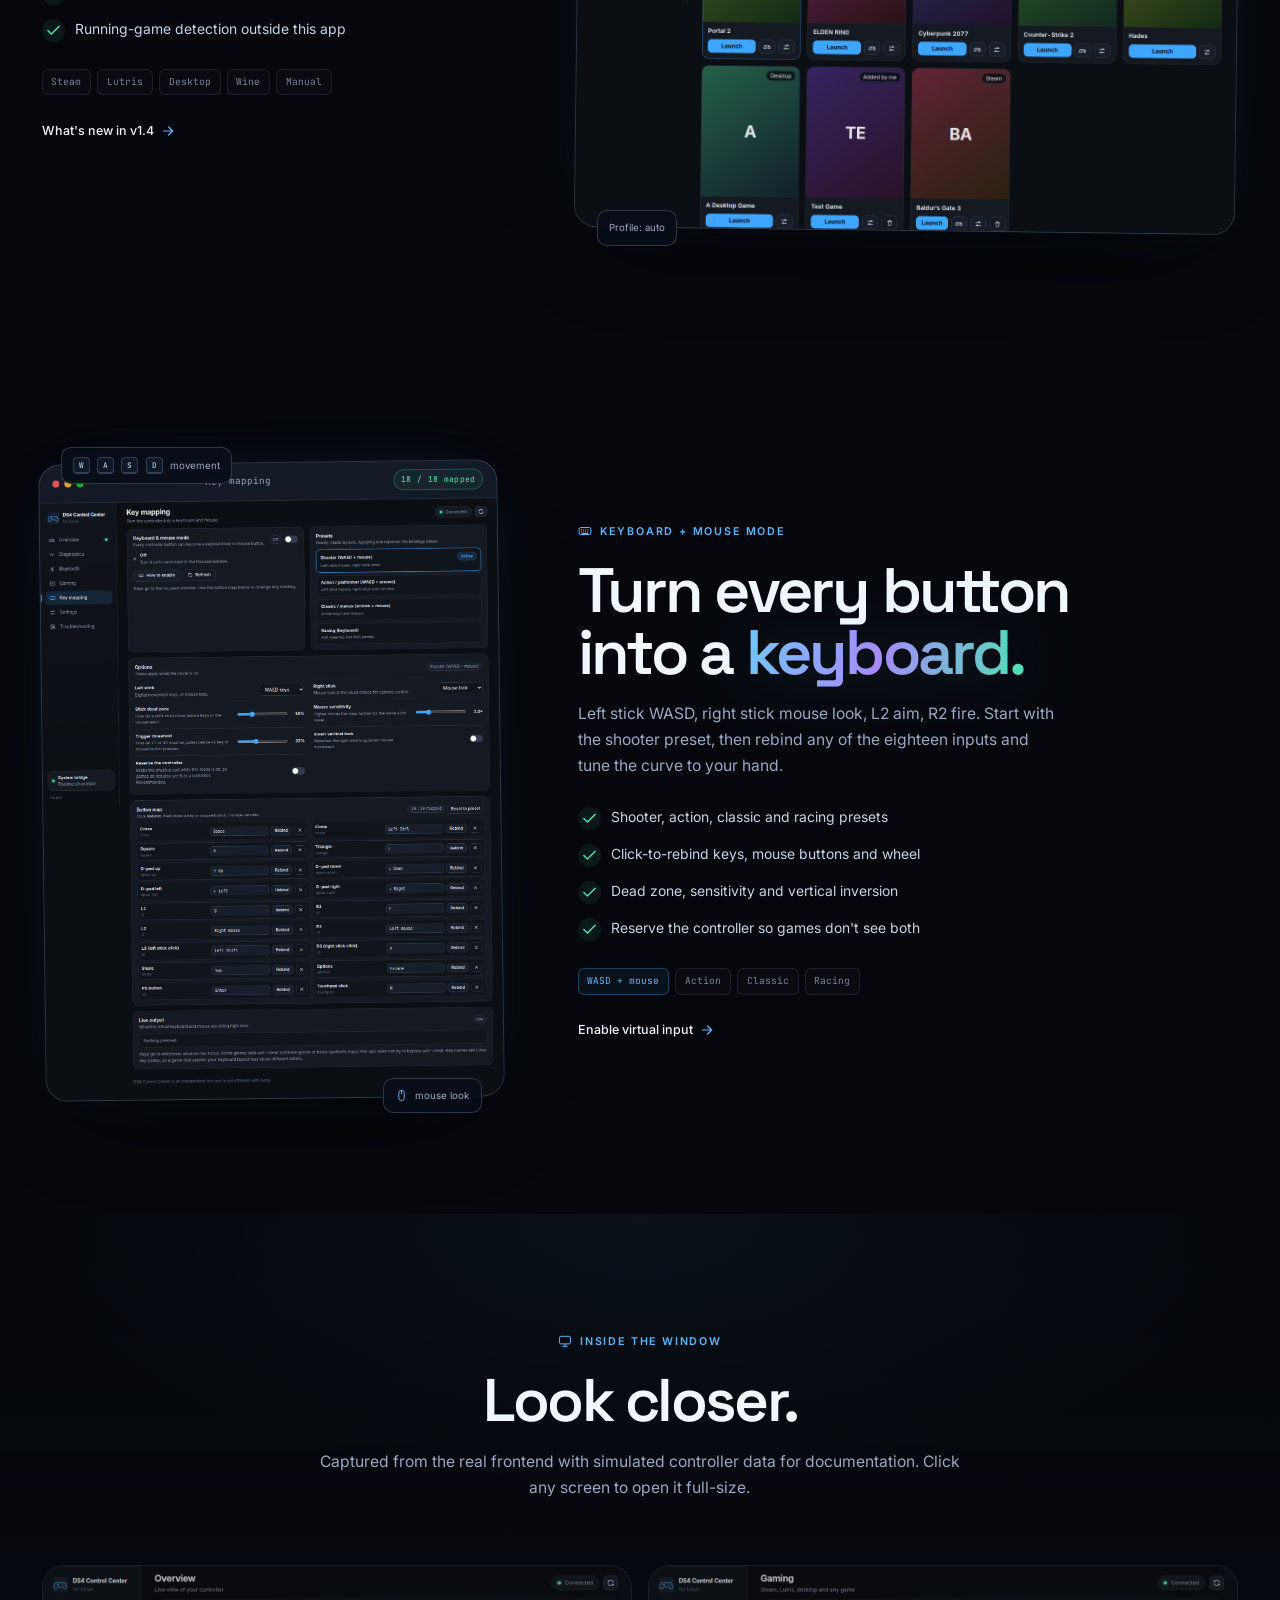
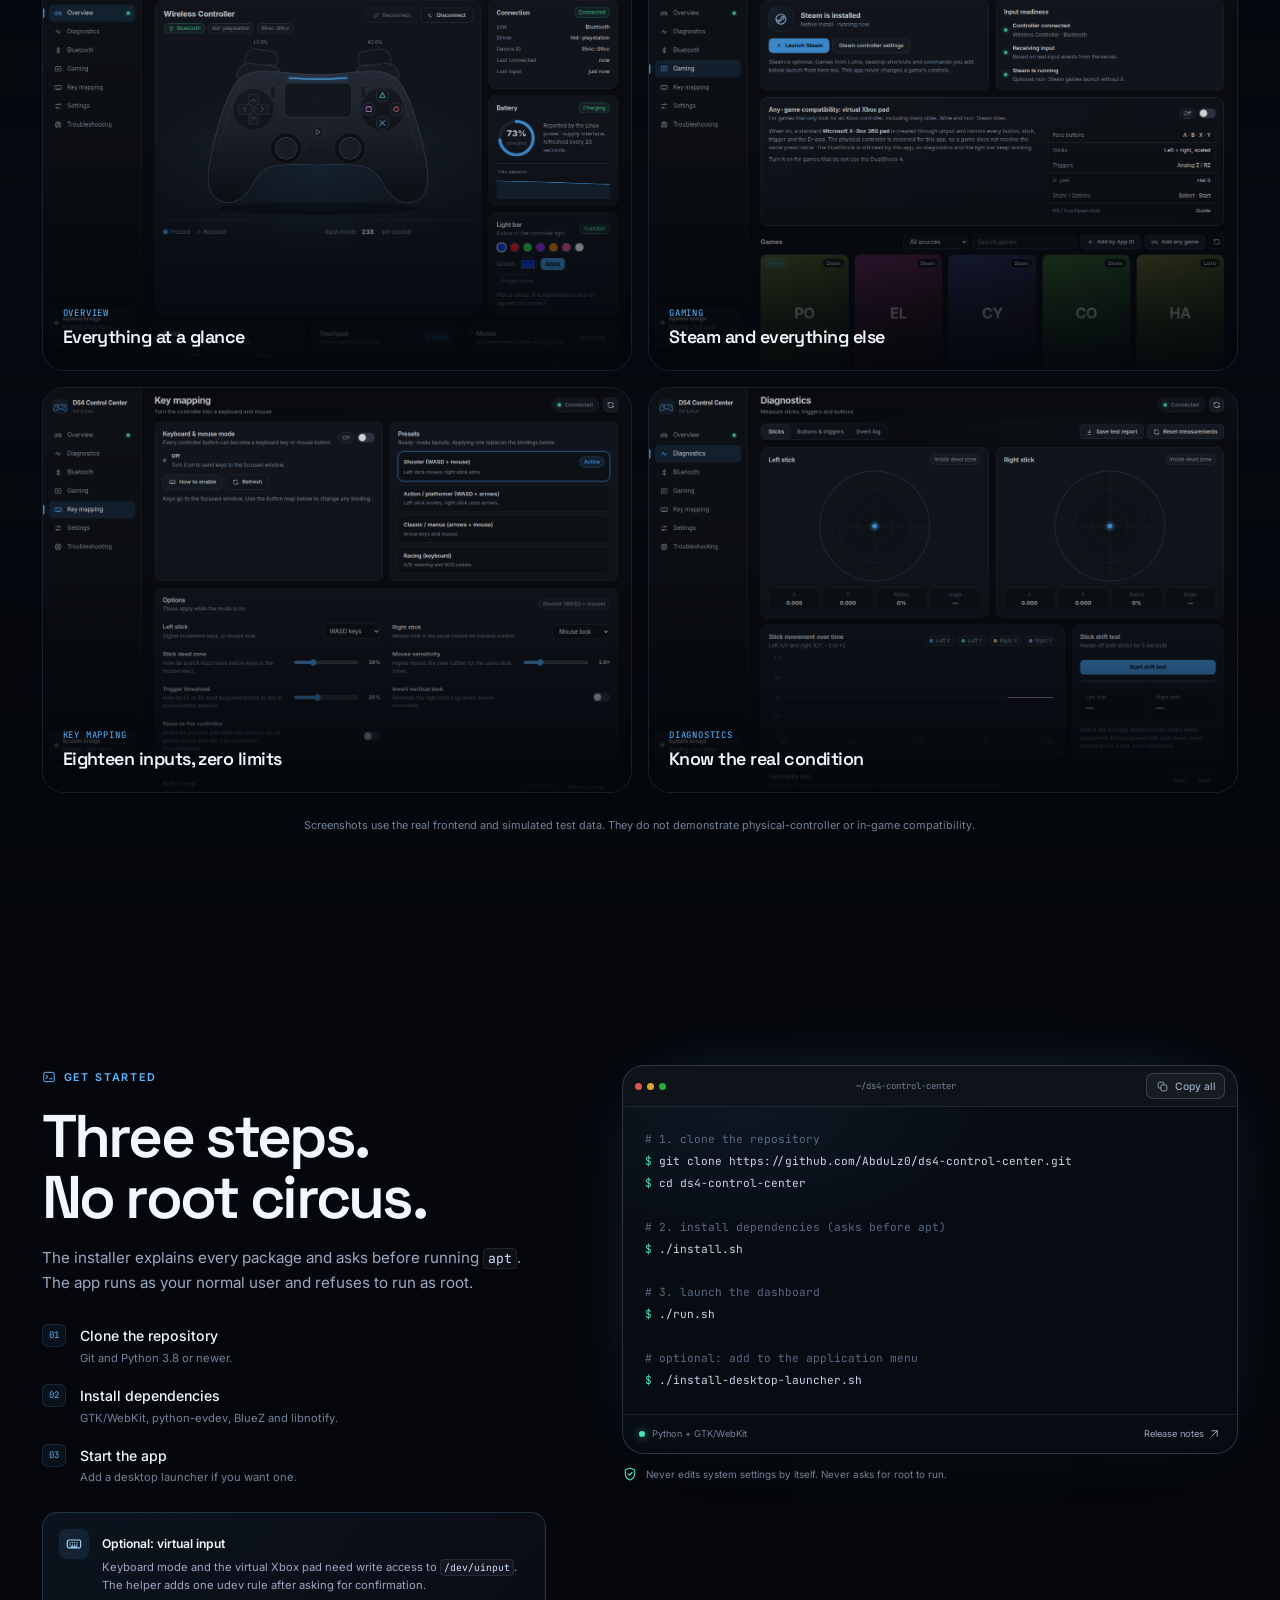
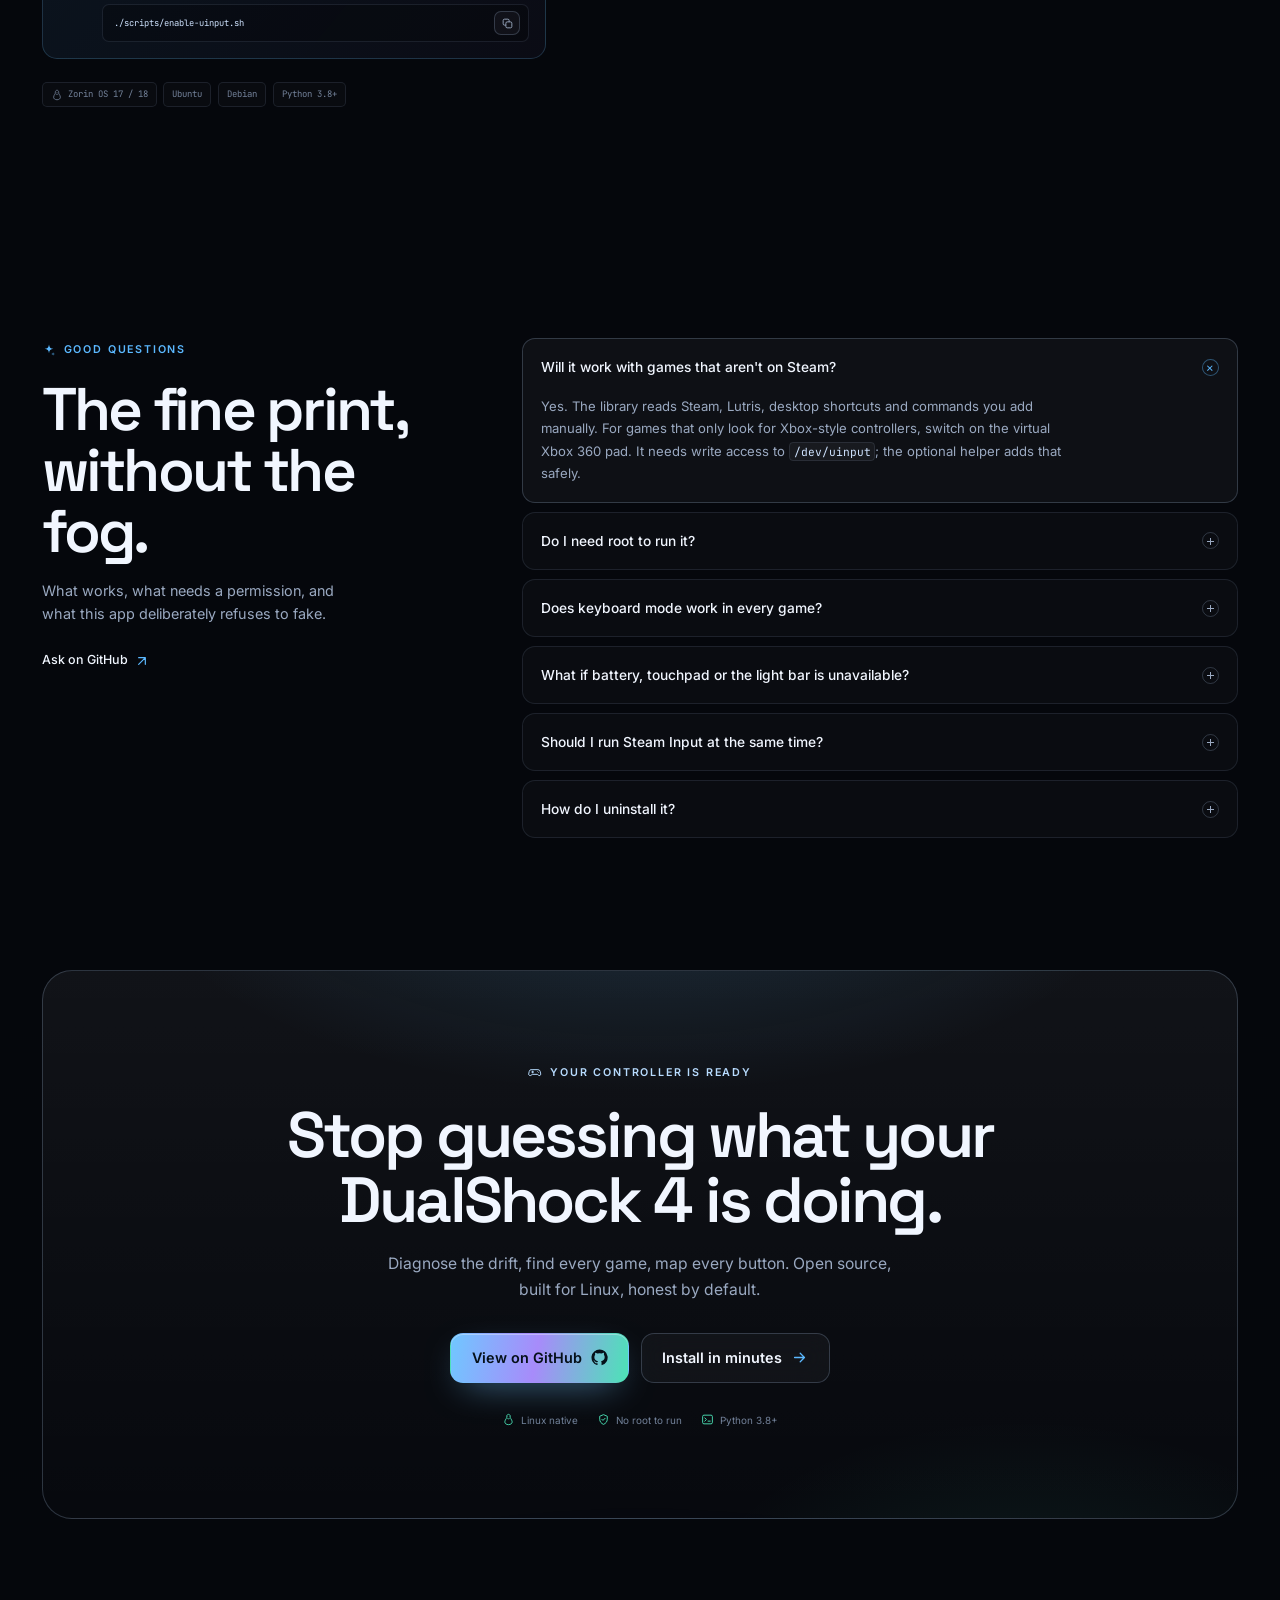
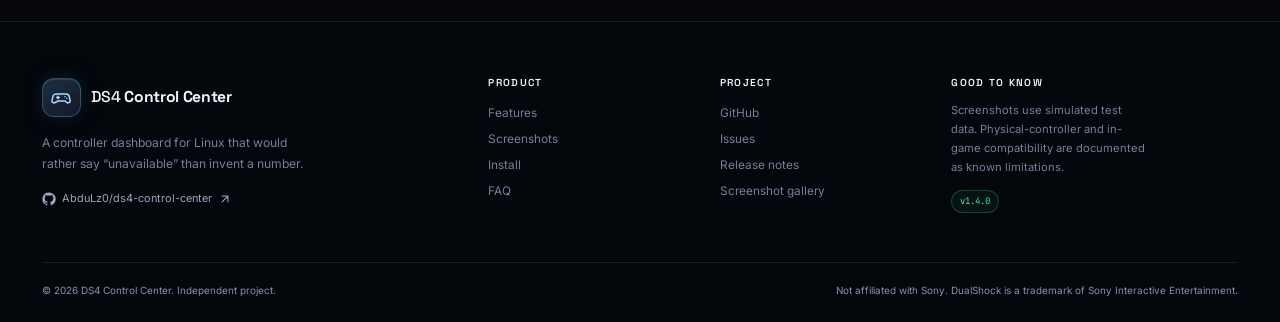
<file: docs/index.html>
<!DOCTYPE html>
<html lang="en" class="no-js">
<head>
  <meta charset="utf-8">
  <meta name="viewport" content="width=device-width, initial-scale=1">
  <meta name="color-scheme" content="dark">
  <meta name="theme-color" content="#05070c">
  <title>DS4 Control Center — One controller. Every game.</title>
  <meta name="description" content="A native Linux cockpit for the DualShock 4: live diagnostics, Bluetooth, a universal game library, a virtual Xbox 360 pad and full keyboard + mouse mapping.">
  <meta property="og:title" content="DS4 Control Center — One controller. Every game.">
  <meta property="og:description" content="Live diagnostics, a library that isn't locked to Steam, a virtual Xbox pad and full keyboard + mouse mapping for the DualShock 4 on Linux.">
  <meta property="og:type" content="website">
  <meta property="og:image" content="screenshots/overview-v1.4.png">
  <meta name="twitter:card" content="summary_large_image">
  <link rel="icon" href="favicon.svg" type="image/svg+xml">
  <link rel="preload" as="image" href="screenshots/overview-v1.4.png">
  <link rel="preconnect" href="https://fonts.googleapis.com">
  <link rel="preconnect" href="https://fonts.gstatic.com" crossorigin>
  <link href="https://fonts.googleapis.com/css2?family=Inter:wght@400;450;500;600&amp;family=JetBrains+Mono:wght@400;500&amp;family=Space+Grotesk:wght@500;600;700&amp;display=swap" rel="stylesheet">
  <link rel="stylesheet" href="style.css">
  <script>document.documentElement.classList.replace('no-js', 'js');</script>
</head>
<body>
  <a class="skip-link" href="#main">Skip to content</a>

  <!-- icon sprite -->
  <svg class="sprite" aria-hidden="true" focusable="false">
    <symbol id="i-logo" viewBox="0 0 24 24">
      <path d="M7 8h10a4 4 0 0 1 3.9 3.1l.9 4.2a2.4 2.4 0 0 1-4.1 2.1L16 16H8l-2.7 1.4a2.4 2.4 0 0 1-4.1-2.1l.9-4.2A4 4 0 0 1 7 8z" fill="none" stroke="currentColor" stroke-width="1.7" stroke-linejoin="round"/>
      <path d="M8 10.5v3M6.5 12h3" fill="none" stroke="currentColor" stroke-width="1.7" stroke-linecap="round"/>
      <circle cx="16" cy="11.2" r=".8" fill="currentColor"/>
      <circle cx="18" cy="12.9" r=".8" fill="currentColor"/>
    </symbol>
    <symbol id="i-arrow" viewBox="0 0 24 24"><path d="M5 12h14m-6-6 6 6-6 6" fill="none" stroke="currentColor" stroke-width="1.8" stroke-linecap="round" stroke-linejoin="round"/></symbol>
    <symbol id="i-arrow-up" viewBox="0 0 24 24"><path d="M7 17 17 7M7 7h10v10" fill="none" stroke="currentColor" stroke-width="1.8" stroke-linecap="round" stroke-linejoin="round"/></symbol>
    <symbol id="i-github" viewBox="0 0 24 24"><path fill="currentColor" d="M12 .7a11.3 11.3 0 0 0-3.57 22.03c.57.1.78-.25.78-.55v-2.15c-3.17.69-3.84-1.35-3.84-1.35-.52-1.32-1.27-1.67-1.27-1.67-1.03-.7.08-.69.08-.69 1.14.08 1.74 1.17 1.74 1.17 1.02 1.74 2.67 1.24 3.32.95.1-.74.4-1.24.72-1.53-2.53-.29-5.2-1.27-5.2-5.63 0-1.25.45-2.27 1.17-3.07-.12-.29-.51-1.45.11-3.03 0 0 .96-.31 3.14 1.17a10.9 10.9 0 0 1 5.72 0c2.18-1.48 3.14-1.17 3.14-1.17.62 1.58.23 2.74.11 3.03.73.8 1.17 1.82 1.17 3.07 0 4.37-2.67 5.34-5.21 5.62.41.36.78 1.06.78 2.14v3.17c0 .3.2.66.79.55A11.3 11.3 0 0 0 12 .7Z"/></symbol>
    <symbol id="i-gamepad" viewBox="0 0 24 24"><path d="M7 8h10a4 4 0 0 1 3.9 3.1l.9 4.2a2.4 2.4 0 0 1-4.1 2.1L16 16H8l-2.7 1.4a2.4 2.4 0 0 1-4.1-2.1l.9-4.2A4 4 0 0 1 7 8z" fill="none" stroke="currentColor" stroke-width="1.7" stroke-linejoin="round"/><path d="M8 10.5v3M6.5 12h3" fill="none" stroke="currentColor" stroke-width="1.7" stroke-linecap="round"/><circle cx="16" cy="11.2" r=".8" fill="currentColor"/><circle cx="18" cy="12.9" r=".8" fill="currentColor"/></symbol>
    <symbol id="i-keyboard" viewBox="0 0 24 24"><rect x="2" y="6" width="20" height="12" rx="2.5" fill="none" stroke="currentColor" stroke-width="1.7"/><path d="M6 10h.01M9.5 10h.01M13 10h.01M16.5 10h.01M6 13.5h.01M9.5 13.5h.01M13 13.5h.01M16.5 13.5h.01M7.5 16.5h9" fill="none" stroke="currentColor" stroke-width="2" stroke-linecap="round"/></symbol>
    <symbol id="i-mouse" viewBox="0 0 24 24"><rect x="7" y="2.5" width="10" height="19" rx="5" fill="none" stroke="currentColor" stroke-width="1.7"/><path d="M12 2.5v6" fill="none" stroke="currentColor" stroke-width="1.7" stroke-linecap="round"/></symbol>
    <symbol id="i-spark" viewBox="0 0 24 24"><path d="M12 2.5c.5 5 2.5 7 7.5 7.5-5 .5-7 2.5-7.5 7.5-.5-5-2.5-7-7.5-7.5 5-.5 7-2.5 7.5-7.5Z" fill="currentColor"/><path d="M19 15.5c.22 2.2 1.08 3.06 3.3 3.3-2.22.22-3.08 1.08-3.3 3.3-.22-2.22-1.08-3.08-3.3-3.3 2.22-.24 3.08-1.1 3.3-3.3Z" fill="currentColor" opacity=".65"/></symbol>
    <symbol id="i-check" viewBox="0 0 24 24"><path d="m20 6-11 11-5-5" fill="none" stroke="currentColor" stroke-width="2" stroke-linecap="round" stroke-linejoin="round"/></symbol>
    <symbol id="i-close" viewBox="0 0 24 24"><path d="m6 6 12 12M18 6 6 18" fill="none" stroke="currentColor" stroke-width="1.9" stroke-linecap="round"/></symbol>
    <symbol id="i-copy" viewBox="0 0 24 24"><rect x="9" y="9" width="11" height="11" rx="2.5" fill="none" stroke="currentColor" stroke-width="1.7"/><path d="M15 9V6.5A2.5 2.5 0 0 0 12.5 4h-6A2.5 2.5 0 0 0 4 6.5v6A2.5 2.5 0 0 0 6.5 15H9" fill="none" stroke="currentColor" stroke-width="1.7"/></symbol>
    <symbol id="i-chevron" viewBox="0 0 24 24"><path d="m6 9 6 6 6-6" fill="none" stroke="currentColor" stroke-width="1.9" stroke-linecap="round" stroke-linejoin="round"/></symbol>
    <symbol id="i-expand" viewBox="0 0 24 24"><path d="M9 4H4v5M15 4h5v5M9 20H4v-5M15 20h5v-5" fill="none" stroke="currentColor" stroke-width="1.8" stroke-linecap="round" stroke-linejoin="round"/></symbol>
    <symbol id="i-shield" viewBox="0 0 24 24"><path d="M12 3 5 6v5.5c0 4.4 2.9 7.9 7 9.5 4.1-1.6 7-5.1 7-9.5V6l-7-3Z" fill="none" stroke="currentColor" stroke-width="1.7" stroke-linejoin="round"/><path d="m9 11.7 2 2 4-4" fill="none" stroke="currentColor" stroke-width="1.8" stroke-linecap="round" stroke-linejoin="round"/></symbol>
    <symbol id="i-bluetooth" viewBox="0 0 24 24"><path d="M7 7l10 10-5 4V3l5 4L7 17" fill="none" stroke="currentColor" stroke-width="1.8" stroke-linecap="round" stroke-linejoin="round"/></symbol>
    <symbol id="i-battery" viewBox="0 0 24 24"><rect x="2.5" y="7" width="17" height="10" rx="2.5" fill="none" stroke="currentColor" stroke-width="1.6"/><path d="M21.5 10.5v3" stroke="currentColor" stroke-width="2" stroke-linecap="round"/><rect x="5" y="9.5" width="10" height="5" rx="1" fill="currentColor"/></symbol>
    <symbol id="i-gauge" viewBox="0 0 24 24"><circle cx="12" cy="12" r="9" fill="none" stroke="currentColor" stroke-width="1.7"/><circle cx="12" cy="12" r="4.2" fill="none" stroke="currentColor" stroke-width="1.4" opacity=".5"/><path d="M12 3v2M12 19v2M3 12h2M19 12h2" fill="none" stroke="currentColor" stroke-width="1.5" stroke-linecap="round"/><circle cx="12" cy="12" r="1.6" fill="currentColor"/></symbol>
    <symbol id="i-terminal" viewBox="0 0 24 24"><rect x="3" y="4" width="18" height="16" rx="2.5" fill="none" stroke="currentColor" stroke-width="1.7"/><path d="m7 9 3 3-3 3M13 15h4" fill="none" stroke="currentColor" stroke-width="1.8" stroke-linecap="round" stroke-linejoin="round"/></symbol>
    <symbol id="i-alert" viewBox="0 0 24 24"><path d="M12 3 2.7 20h18.6L12 3Z" fill="none" stroke="currentColor" stroke-width="1.7" stroke-linejoin="round"/><path d="M12 9v5" fill="none" stroke="currentColor" stroke-width="1.9" stroke-linecap="round"/><circle cx="12" cy="17.3" r="1" fill="currentColor"/></symbol>
    <symbol id="i-monitor" viewBox="0 0 24 24"><rect x="2.5" y="4" width="19" height="13" rx="2.5" fill="none" stroke="currentColor" stroke-width="1.7"/><path d="M8 21h8M12 17v4" fill="none" stroke="currentColor" stroke-width="1.7" stroke-linecap="round"/></symbol>
    <symbol id="i-linux" viewBox="0 0 24 24"><path d="M12 2.5c-2 0-3.4 1.7-3.4 4.2 0 1.3.2 2.1-.7 3.5-1.2 1.9-2.7 3.7-2.7 6.2 0 2.7 2.5 5.1 6.8 5.1s6.8-2.4 6.8-5.1c0-2.5-1.5-4.3-2.7-6.2-.9-1.4-.7-2.2-.7-3.5 0-2.5-1.4-4.2-3.4-4.2Z" fill="none" stroke="currentColor" stroke-width="1.6"/><circle cx="10.2" cy="7.1" r=".85" fill="currentColor"/><circle cx="13.8" cy="7.1" r=".85" fill="currentColor"/><path d="M10.2 10.4c.5.7 3.1.7 3.6 0" fill="none" stroke="currentColor" stroke-width="1.5" stroke-linecap="round"/></symbol>
    <symbol id="i-play" viewBox="0 0 24 24"><path d="m9 6 9 6-9 6V6Z" fill="currentColor"/></symbol>
    <symbol id="i-layers" viewBox="0 0 24 24"><path d="m12 3 9 5-9 5-9-5 9-5Z" fill="none" stroke="currentColor" stroke-width="1.7" stroke-linejoin="round"/><path d="m3 13 9 5 9-5M3 17l9 5 9-5" fill="none" stroke="currentColor" stroke-width="1.7" stroke-linejoin="round" opacity=".55"/></symbol>
  </svg>

  <div class="scroll-progress" aria-hidden="true"><span id="scroll-progress"></span></div>

  <header class="site-header" id="site-header">
    <div class="header-inner">
      <a class="brand" href="#top" aria-label="DS4 Control Center home">
        <span class="brand-mark"><svg class="icon"><use href="#i-logo"/></svg></span>
        <span class="brand-text">DS4 <b>Control Center</b></span>
        <span class="brand-version">v1.4</span>
      </a>

      <button class="menu-toggle" type="button" aria-expanded="false" aria-controls="site-nav" aria-label="Open menu">
        <span></span><span></span><span></span>
      </button>

      <nav class="site-nav" id="site-nav" aria-label="Primary">
        <a href="#features">Features</a>
        <a href="#gallery">Screenshots</a>
        <a href="#install">Install</a>
        <a href="#faq">FAQ</a>
        <a class="nav-github" href="https://github.com/AbduLz0/ds4-control-center" target="_blank" rel="noopener">
          <svg class="icon"><use href="#i-github"/></svg>
          GitHub
          <svg class="icon icon-xs"><use href="#i-arrow-up"/></svg>
        </a>
      </nav>
    </div>
  </header>

  <main id="main">
    <!-- ============================================================ HERO -->
    <section class="hero" id="top">
      <div class="hero-bg" aria-hidden="true">
        <div class="orb orb-a"></div>
        <div class="orb orb-b"></div>
        <div class="orb orb-c"></div>
        <div class="grid-plane"></div>
      </div>

      <div class="container hero-grid">
        <div class="hero-copy">
          <a class="announce" href="releases/v1.4.0.md">
            <span class="ping" aria-hidden="true"></span>
            <span>v1.4.0 is out</span>
            <span class="announce-divider" aria-hidden="true"></span>
            <span class="announce-note">universal games + key mapping</span>
            <svg class="icon icon-xs"><use href="#i-arrow"/></svg>
          </a>

          <h1>One controller.<br><span class="gradient-text">Every game.</span></h1>

          <p class="hero-lead">
            A native Linux cockpit for the DualShock&nbsp;4. Live diagnostics, Bluetooth,
            a library that isn't locked to Steam, a virtual Xbox pad, and full keyboard
            + mouse mapping — in one honest window.
          </p>

          <div class="hero-actions">
            <a class="btn btn-primary" href="https://github.com/AbduLz0/ds4-control-center" target="_blank" rel="noopener">
              Get it on GitHub
              <svg class="icon"><use href="#i-arrow"/></svg>
            </a>
            <a class="btn btn-ghost" href="#gallery">
              <svg class="icon"><use href="#i-play"/></svg>
              See the screens
            </a>
          </div>

          <div class="install-pill">
            <span class="install-prompt" aria-hidden="true">$</span>
            <code>git clone github.com/AbduLz0/ds4-control-center</code>
            <button class="copy-btn" type="button" data-copy="git clone https://github.com/AbduLz0/ds4-control-center.git" aria-label="Copy clone command">
              <svg class="icon icon-sm"><use href="#i-copy"/></svg>
              <span>Copy</span>
            </button>
          </div>

          <ul class="hero-stats">
            <li><strong>18</strong><span>inputs mapped</span></li>
            <li><strong>4</strong><span>ready presets</span></li>
            <li><strong>7</strong><span>focused pages</span></li>
            <li><strong>0</strong><span>invented readings</span></li>
          </ul>
        </div>

        <div class="hero-visual">
          <div class="hero-halo" aria-hidden="true"></div>

          <div class="browser-frame hero-frame" data-tilt>
            <div class="browser-chrome">
              <span class="window-dots" aria-hidden="true"><i></i><i></i><i></i></span>
              <span class="browser-address">
                <span class="address-lock" aria-hidden="true"></span>
                ds4-control-center
              </span>
              <span class="live-chip"><i></i>Live</span>
            </div>
            <div class="browser-shot">
              <img src="screenshots/overview-v1.4.png" width="1360" height="1489" alt="DS4 Control Center overview showing a connected DualShock 4, battery, sticks, touchpad and motion sensors." fetchpriority="high">
            </div>
            <div class="frame-glow" aria-hidden="true"></div>
          </div>

          <div class="float-card float-vpad" aria-hidden="true">
            <span class="float-icon float-icon-violet"><svg class="icon"><use href="#i-gamepad"/></svg></span>
            <span class="float-copy"><b>Virtual Xbox pad</b><small>For stubborn games</small></span>
            <span class="status-dot"></span>
          </div>

          <div class="float-card float-keys" aria-hidden="true">
            <span class="mini-keys"><kbd>W</kbd><kbd>A</kbd><kbd>S</kbd><kbd>D</kbd></span>
            <span class="float-copy"><b>WASD + mouse</b><small>4 ready presets</small></span>
          </div>

          <div class="float-card float-battery" aria-hidden="true">
            <span class="battery-ring"><span>73<small>%</small></span></span>
            <span class="float-copy"><b>Battery</b><small>Charging · live</small></span>
          </div>

          <div class="visual-caption">Captured from the real frontend with simulated controller data.</div>
        </div>
      </div>

      <a class="scroll-cue" href="#features">
        <span>Explore the cockpit</span>
        <svg class="icon"><use href="#i-chevron"/></svg>
      </a>
    </section>

    <!-- ========================================================== TICKER -->
    <div class="ticker" aria-hidden="true">
      <div class="ticker-track">
        <span>Stick drift</span><i>✦</i><span>Bluetooth pairing</span><i>✦</i><span>Touchpad</span><i>✦</i>
        <span>Motion sensors</span><i>✦</i><span>Light bar</span><i>✦</i><span>Steam · Lutris · Desktop</span><i>✦</i>
        <span>Xbox 360 bridge</span><i>✦</i><span>WASD + mouse</span><i>✦</i><span>Honest readings</span><i>✦</i>
        <span>Stick drift</span><i>✦</i><span>Bluetooth pairing</span><i>✦</i><span>Touchpad</span><i>✦</i>
        <span>Motion sensors</span><i>✦</i><span>Light bar</span><i>✦</i><span>Steam · Lutris · Desktop</span><i>✦</i>
        <span>Xbox 360 bridge</span><i>✦</i><span>WASD + mouse</span><i>✦</i><span>Honest readings</span><i>✦</i>
      </div>
    </div>

    <!-- ======================================================== FEATURES -->
    <section class="section" id="features">
      <div class="container">
        <header class="section-head" data-reveal>
          <span class="eyebrow"><svg class="icon icon-sm"><use href="#i-spark"/></svg>The whole cockpit</span>
          <h2>A dashboard with a pulse.</h2>
          <p>Seven focused pages, live kernel data and zero made-up numbers. v1.4 adds the two things players asked for most: support for games outside Steam, and a real keyboard mapper.</p>
        </header>

        <div class="bento">
          <article class="bento-card bento-live" data-reveal>
            <div class="card-head">
              <span class="card-chip"><span class="chip-dot"></span>Live telemetry</span>
              <h3>See every press, stick and trigger.</h3>
              <p>Buttons glow, sticks move, triggers fill with real analog pressure. Touchpad fingers and motion sensors update as you play.</p>
            </div>
            <div class="live-widget" aria-hidden="true">
              <div class="live-stick">
                <span class="live-stick-grid"></span>
                <span class="live-stick-dot"></span>
              </div>
              <div class="live-readout">
                <span><small>X</small><b>0.000</b></span>
                <span><small>Y</small><b>0.000</b></span>
                <span><small>Radius</small><b>0%</b></span>
                <span><small>Angle</small><b>—</b></span>
              </div>
              <div class="live-bars">
                <div><span>L2</span><i><b style="--w:64%"></b></i><em>64%</em></div>
                <div><span>R2</span><i><b style="--w:22%"></b></i><em>22%</em></div>
              </div>
            </div>
          </article>

          <article class="bento-card bento-any" data-reveal>
            <span class="card-icon card-icon-blue"><svg class="icon"><use href="#i-layers"/></svg></span>
            <h3>Any game.<br>Any launcher.</h3>
            <p>Steam, Lutris, desktop shortcuts and hand-added commands in one source-filtered library. Profiles follow the game that is actually running.</p>
            <div class="source-pills" aria-label="Supported game sources">
              <span class="source source-steam"><i></i>Steam</span>
              <span class="source source-lutris"><i></i>Lutris</span>
              <span class="source source-desktop"><i></i>Desktop</span>
              <span class="source source-manual"><i></i>Manual</span>
            </div>
            <div class="mini-library" aria-hidden="true">
              <div class="mini-library-bar"><span>Search games</span><b>All sources</b></div>
              <div class="mini-row"><span class="mini-art mini-art-a">H</span><span class="mini-name"><b>Hades</b><small>Lutris</small></span><span class="mini-tag">Profile</span></div>
              <div class="mini-row"><span class="mini-art mini-art-b">P2</span><span class="mini-name"><b>Portal 2</b><small>Steam</small></span><span class="mini-tag">Launch</span></div>
              <div class="mini-row"><span class="mini-art mini-art-c">TE</span><span class="mini-name"><b>Test Game</b><small>Manual</small></span><span class="mini-tag">Profile</span></div>
            </div>
            <a class="text-link" href="#play">Universal library <svg class="icon icon-sm"><use href="#i-arrow"/></svg></a>
          </article>

          <article class="bento-card bento-xbox" data-reveal>
            <span class="card-icon card-icon-violet"><svg class="icon"><use href="#i-gamepad"/></svg></span>
            <h3>For games that only speak Xbox.</h3>
            <p>A standard virtual Xbox&nbsp;360 pad mirrors every button, stick, trigger and D-pad direction. The physical controller is reserved so nothing doubles up.</p>
            <div class="toggle-demo" aria-hidden="true">
              <span class="toggle-demo-label">Virtual pad</span>
              <span class="toggle-demo-switch"><i></i></span>
              <span class="toggle-demo-state">On</span>
            </div>
            <div class="xbox-buttons" aria-hidden="true"><span>A</span><span>B</span><span>X</span><span>Y</span></div>
          </article>

          <article class="bento-card bento-keys" data-reveal>
            <span class="card-icon card-icon-mint"><svg class="icon"><use href="#i-keyboard"/></svg></span>
            <h3>WASD is a love language.</h3>
            <p>Left stick becomes WASD, right stick becomes mouse look. Rebind all eighteen inputs, or start with a preset.</p>
            <div class="keyboard-demo" aria-hidden="true">
              <span class="keycap keycap-w">W</span>
              <span class="keycap">A</span><span class="keycap">S</span><span class="keycap">D</span>
              <span class="mouse-demo"><svg class="icon"><use href="#i-mouse"/></svg></span>
            </div>
            <a class="text-link" href="#mapping">Key mapping <svg class="icon icon-sm"><use href="#i-arrow"/></svg></a>
          </article>

          <article class="bento-card bento-diag" data-reveal>
            <span class="card-icon card-icon-amber"><svg class="icon"><use href="#i-gauge"/></svg></span>
            <h3>Measure the drift.</h3>
            <p>A five-second drift test, circularity map, eighteen-button tester and trigger graph. Diagnostic hints — not a made-up calibration.</p>
            <div class="gauge-demo" aria-hidden="true">
              <div class="gauge-ring"><span>5s</span><small>hands off</small></div>
              <div class="gauge-legend"><span><i class="dot-blue"></i>Inside dead zone</span><span><i class="dot-mint"></i>Peak within dead zone</span></div>
            </div>
          </article>

          <article class="bento-card bento-honest" data-reveal>
            <svg class="quote-mark" aria-hidden="true" viewBox="0 0 48 48"><path d="M20 10c-7 2.6-11 8-11 15v13h13V25h-7c0-5 2-8.4 6.4-10L20 10Zm19 0c-7 2.6-11 8-11 15v13h13V25h-7c0-5 2-8.4 6.4-10L39 10Z" fill="currentColor"/></svg>
            <div class="honest-copy">
              <span class="eyebrow eyebrow-light">The honesty rule</span>
              <h2>If the kernel doesn't report it, the app says so.</h2>
              <p>No invented battery percentages. No fake connections. No “probably fine”. When something is unavailable, you see <strong>unavailable</strong> — and the troubleshooting page tells you why.</p>
            </div>
            <div class="honest-chips">
              <span>Battery: N/A ≠ 0%</span>
              <span>Read-only means read-only</span>
              <span>Every reading traceable</span>
            </div>
          </article>
        </div>
      </div>
    </section>

    <!-- ========================================================== GAMING -->
    <section class="section split-section" id="play">
      <div class="container split">
        <div class="split-copy" data-reveal>
          <span class="eyebrow"><svg class="icon icon-sm"><use href="#i-layers"/></svg>Universal library</span>
          <h2>Point it at<br><span class="gradient-text">any game.</span></h2>
          <p>Steam is optional. DS4 Control Center reads Lutris, desktop shortcuts and commands you add yourself, then launches everything from one place.</p>
          <ul class="check-list">
            <li><svg class="icon"><use href="#i-check"/></svg>Source badges, search and filters</li>
            <li><svg class="icon"><use href="#i-check"/></svg>One-click launching — no shell injection</li>
            <li><svg class="icon"><use href="#i-check"/></svg>Per-game dead-zone profiles</li>
            <li><svg class="icon"><use href="#i-check"/></svg>Running-game detection outside this app</li>
          </ul>
          <div class="tag-row" aria-label="Game sources">
            <span>Steam</span><span>Lutris</span><span>Desktop</span><span>Wine</span><span>Manual</span>
          </div>
          <a class="text-link" href="releases/v1.4.0.md">What's new in v1.4 <svg class="icon icon-sm"><use href="#i-arrow"/></svg></a>
        </div>

        <div class="split-visual" data-reveal>
          <div class="shot-frame">
            <div class="shot-chrome"><span class="window-dots" aria-hidden="true"><i></i><i></i><i></i></span><span>Gaming</span><span class="shot-badge">Universal</span></div>
            <img src="screenshots/gaming-v1.4.png" width="1360" height="1494" alt="DS4 Control Center gaming page showing Steam, Lutris, desktop and manually added games with source badges." loading="lazy">
          </div>
          <div class="orbit-chip orbit-chip-one">Every launcher, one list</div>
          <div class="orbit-chip orbit-chip-two">Profile: auto</div>
        </div>
      </div>
    </section>

    <!-- ========================================================= MAPPING -->
    <section class="section split-section split-reverse" id="mapping">
      <div class="container split">
        <div class="split-copy" data-reveal>
          <span class="eyebrow"><svg class="icon icon-sm"><use href="#i-keyboard"/></svg>Keyboard + mouse mode</span>
          <h2>Turn every button into a <span class="gradient-text">keyboard.</span></h2>
          <p>Left stick WASD, right stick mouse look, L2 aim, R2 fire. Start with the shooter preset, then rebind any of the eighteen inputs and tune the curve to your hand.</p>
          <ul class="check-list">
            <li><svg class="icon"><use href="#i-check"/></svg>Shooter, action, classic and racing presets</li>
            <li><svg class="icon"><use href="#i-check"/></svg>Click-to-rebind keys, mouse buttons and wheel</li>
            <li><svg class="icon"><use href="#i-check"/></svg>Dead zone, sensitivity and vertical inversion</li>
            <li><svg class="icon"><use href="#i-check"/></svg>Reserve the controller so games don't see both</li>
          </ul>
          <div class="tag-row" aria-label="Presets">
            <span class="tag-accent">WASD + mouse</span><span>Action</span><span>Classic</span><span>Racing</span>
          </div>
          <a class="text-link" href="#install">Enable virtual input <svg class="icon icon-sm"><use href="#i-arrow"/></svg></a>
        </div>

        <div class="split-visual" data-reveal>
          <div class="shot-frame">
            <div class="shot-chrome"><span class="window-dots" aria-hidden="true"><i></i><i></i><i></i></span><span>Key mapping</span><span class="shot-badge shot-badge-mint">18 / 18 mapped</span></div>
            <img src="screenshots/mapping-v1.4.png" width="1360" height="1777" alt="DS4 Control Center key mapping page showing presets, tuning options and all eighteen button bindings." loading="lazy">
          </div>
          <div class="orbit-chip orbit-chip-three"><kbd>W</kbd><kbd>A</kbd><kbd>S</kbd><kbd>D</kbd><span>movement</span></div>
          <div class="orbit-chip orbit-chip-four"><svg class="icon"><use href="#i-mouse"/></svg><span>mouse look</span></div>
        </div>
      </div>
    </section>

    <!-- ========================================================= GALLERY -->
    <section class="section gallery-section" id="gallery">
      <div class="container">
        <header class="section-head section-head-center" data-reveal>
          <span class="eyebrow"><svg class="icon icon-sm"><use href="#i-monitor"/></svg>Inside the window</span>
          <h2>Look closer.</h2>
          <p>Captured from the real frontend with simulated controller data for documentation. Click any screen to open it full-size.</p>
        </header>

        <div class="gallery-grid">
          <a class="gallery-card" href="screenshots/overview-v1.4.png" data-lightbox data-full="screenshots/overview-v1.4.png" data-title="Overview" data-caption="Live controller, connection state, battery history, sticks, touchpad, motion and recent input." data-reveal>
            <img src="screenshots/overview-v1.4.png" width="1360" height="1489" alt="Overview page of DS4 Control Center" loading="lazy">
            <span class="gallery-shade" aria-hidden="true"></span>
            <span class="gallery-meta"><small>Overview</small><strong>Everything at a glance</strong></span>
            <span class="gallery-open" aria-hidden="true"><svg class="icon"><use href="#i-expand"/></svg></span>
          </a>

          <a class="gallery-card" href="screenshots/gaming-v1.4.png" data-lightbox data-full="screenshots/gaming-v1.4.png" data-title="Universal game library" data-caption="Steam, Lutris, desktop and manually added games together, with source filters and per-game profiles." data-reveal>
            <img src="screenshots/gaming-v1.4.png" width="1360" height="1494" alt="Gaming page showing games from several sources" loading="lazy">
            <span class="gallery-shade" aria-hidden="true"></span>
            <span class="gallery-meta"><small>Gaming</small><strong>Steam and everything else</strong></span>
            <span class="gallery-open" aria-hidden="true"><svg class="icon"><use href="#i-expand"/></svg></span>
          </a>

          <a class="gallery-card" href="screenshots/mapping-v1.4.png" data-lightbox data-full="screenshots/mapping-v1.4.png" data-title="Keyboard + mouse mapping" data-caption="Four ready presets, tuning options and all eighteen controller inputs mapped to keys, mouse buttons or wheel actions." data-reveal>
            <img src="screenshots/mapping-v1.4.png" width="1360" height="1777" alt="Key mapping page with presets and button bindings" loading="lazy">
            <span class="gallery-shade" aria-hidden="true"></span>
            <span class="gallery-meta"><small>Key mapping</small><strong>Eighteen inputs, zero limits</strong></span>
            <span class="gallery-open" aria-hidden="true"><svg class="icon"><use href="#i-expand"/></svg></span>
          </a>

          <a class="gallery-card" href="screenshots/diagnostics-v1.4.png" data-lightbox data-full="screenshots/diagnostics-v1.4.png" data-title="Diagnostics" data-caption="Stick pads, a timed drift test, a circularity map, an eighteen-button tester, trigger graph, rumble test and event log." data-reveal>
            <img src="screenshots/diagnostics-v1.4.png" width="1360" height="1310" alt="Diagnostics page with stick pads and drift tests" loading="lazy">
            <span class="gallery-shade" aria-hidden="true"></span>
            <span class="gallery-meta"><small>Diagnostics</small><strong>Know the real condition</strong></span>
            <span class="gallery-open" aria-hidden="true"><svg class="icon"><use href="#i-expand"/></svg></span>
          </a>
        </div>

        <p class="gallery-note">Screenshots use the real frontend and simulated test data. They do not demonstrate physical-controller or in-game compatibility.</p>
      </div>
    </section>

    <!-- ========================================================= INSTALL -->
    <section class="section install-section" id="install">
      <div class="container install-grid">
        <div class="install-copy" data-reveal>
          <span class="eyebrow"><svg class="icon icon-sm"><use href="#i-terminal"/></svg>Get started</span>
          <h2>Three steps.<br>No root circus.</h2>
          <p>The installer explains every package and asks before running <code>apt</code>. The app runs as your normal user and refuses to run as root.</p>

          <ol class="install-steps">
            <li><span>01</span><div><b>Clone the repository</b><small>Git and Python 3.8 or newer.</small></div></li>
            <li><span>02</span><div><b>Install dependencies</b><small>GTK/WebKit, python-evdev, BlueZ and libnotify.</small></div></li>
            <li><span>03</span><div><b>Start the app</b><small>Add a desktop launcher if you want one.</small></div></li>
          </ol>

          <div class="optional-card">
            <span class="optional-icon"><svg class="icon"><use href="#i-keyboard"/></svg></span>
            <div>
              <b>Optional: virtual input</b>
              <p>Keyboard mode and the virtual Xbox pad need write access to <code>/dev/uinput</code>. The helper adds one udev rule after asking for confirmation.</p>
              <div class="optional-command"><code>./scripts/enable-uinput.sh</code><button class="copy-btn copy-btn-small" type="button" data-copy="./scripts/enable-uinput.sh" aria-label="Copy virtual input command"><svg class="icon icon-sm"><use href="#i-copy"/></svg></button></div>
            </div>
          </div>

          <div class="platform-row" aria-label="Supported platforms">
            <span><svg class="icon icon-sm"><use href="#i-linux"/></svg>Zorin OS 17 / 18</span>
            <span>Ubuntu</span><span>Debian</span><span>Python 3.8+</span>
          </div>
        </div>

        <div class="terminal-wrap" data-reveal>
          <div class="terminal">
            <div class="terminal-bar">
              <span class="window-dots" aria-hidden="true"><i></i><i></i><i></i></span>
              <span class="terminal-title">~/ds4-control-center</span>
              <button class="copy-btn copy-btn-terminal" type="button" data-copy-target="install-commands" aria-label="Copy all install commands">
                <svg class="icon icon-sm"><use href="#i-copy"/></svg>
                <span>Copy all</span>
              </button>
            </div>
            <pre class="terminal-body" id="install-commands"><code><span class="c-comment"># 1. clone the repository</span>
<span class="c-prompt">$</span> git clone https://github.com/AbduLz0/ds4-control-center.git
<span class="c-prompt">$</span> cd ds4-control-center

<span class="c-comment"># 2. install dependencies (asks before apt)</span>
<span class="c-prompt">$</span> ./install.sh

<span class="c-comment"># 3. launch the dashboard</span>
<span class="c-prompt">$</span> ./run.sh

<span class="c-comment"># optional: add to the application menu</span>
<span class="c-prompt">$</span> ./install-desktop-launcher.sh</code></pre>
            <div class="terminal-foot">
              <span><i class="status-dot"></i>Python + GTK/WebKit</span>
              <a href="releases/v1.4.0.md">Release notes <svg class="icon icon-xs"><use href="#i-arrow-up"/></svg></a>
            </div>
          </div>
          <div class="terminal-hint"><svg class="icon icon-sm"><use href="#i-shield"/></svg>Never edits system settings by itself. Never asks for root to run.</div>
        </div>
      </div>
    </section>

    <!-- ============================================================= FAQ -->
    <section class="section faq-section" id="faq">
      <div class="container faq-grid">
        <div class="faq-intro" data-reveal>
          <span class="eyebrow"><svg class="icon icon-sm"><use href="#i-spark"/></svg>Good questions</span>
          <h2>The fine print,<br>without the fog.</h2>
          <p>What works, what needs a permission, and what this app deliberately refuses to fake.</p>
          <a class="text-link" href="https://github.com/AbduLz0/ds4-control-center/issues" target="_blank" rel="noopener">Ask on GitHub <svg class="icon icon-sm"><use href="#i-arrow-up"/></svg></a>
        </div>

        <div class="faq-list" data-reveal>
          <details class="faq-item" open>
            <summary><span>Will it work with games that aren't on Steam?</span><span class="faq-icon" aria-hidden="true"></span></summary>
            <div class="faq-body"><p>Yes. The library reads Steam, Lutris, desktop shortcuts and commands you add manually. For games that only look for Xbox-style controllers, switch on the virtual Xbox&nbsp;360 pad. It needs write access to <code>/dev/uinput</code>; the optional helper adds that safely.</p></div>
          </details>
          <details class="faq-item">
            <summary><span>Do I need root to run it?</span><span class="faq-icon" aria-hidden="true"></span></summary>
            <div class="faq-body"><p>No. The app runs as your normal user and refuses to start as root. Only the optional uinput helper uses <code>sudo</code>, to install one udev rule and a module-load entry, after explaining exactly what it will do.</p></div>
          </details>
          <details class="faq-item">
            <summary><span>Does keyboard mode work in every game?</span><span class="faq-icon" aria-hidden="true"></span></summary>
            <div class="faq-body"><p>Keys go to the focused window, so click the game first. Games with anti-cheat may ignore or block synthetic input, and this app does not try to bypass anti-cheat. If the game also sees the physical pad, enable <em>Reserve the controller</em>.</p></div>
          </details>
          <details class="faq-item">
            <summary><span>What if battery, touchpad or the light bar is unavailable?</span><span class="faq-icon" aria-hidden="true"></span></summary>
            <div class="faq-body"><p>The app shows <strong>unavailable</strong> or <strong>read-only</strong> and explains why on the Troubleshooting page. Battery “N/A” is not 0%, and a read-only light bar is not a colour the app can change.</p></div>
          </details>
          <details class="faq-item">
            <summary><span>Should I run Steam Input at the same time?</span><span class="faq-icon" aria-hidden="true"></span></summary>
            <div class="faq-body"><p>Avoid stacking remappers. Turn Steam Input off for a title when you use the virtual Xbox pad or this app's keyboard mapping, otherwise two layers may fight over the same controller.</p></div>
          </details>
          <details class="faq-item">
            <summary><span>How do I uninstall it?</span><span class="faq-icon" aria-hidden="true"></span></summary>
            <div class="faq-body"><p>Run <code>./uninstall.sh</code> to remove the launcher, autostart entry and virtual environment. If you installed the optional uinput rule, remove it with <code>./scripts/enable-uinput.sh --remove</code>.</p></div>
          </details>
        </div>
      </div>
    </section>

    <!-- ============================================================= CTA -->
    <section class="section cta-section">
      <div class="container">
        <div class="cta-panel" data-reveal>
          <div class="cta-glow" aria-hidden="true"></div>
          <span class="eyebrow eyebrow-light"><svg class="icon icon-sm"><use href="#i-gamepad"/></svg>Your controller is ready</span>
          <h2>Stop guessing what your DualShock&nbsp;4 is doing.</h2>
          <p>Diagnose the drift, find every game, map every button. Open source, built for Linux, honest by default.</p>
          <div class="cta-actions">
            <a class="btn btn-primary" href="https://github.com/AbduLz0/ds4-control-center" target="_blank" rel="noopener">View on GitHub <svg class="icon"><use href="#i-github"/></svg></a>
            <a class="btn btn-ghost" href="#install">Install in minutes <svg class="icon"><use href="#i-arrow"/></svg></a>
          </div>
          <div class="cta-badges"><span><svg class="icon icon-sm"><use href="#i-linux"/></svg>Linux native</span><span><svg class="icon icon-sm"><use href="#i-shield"/></svg>No root to run</span><span><svg class="icon icon-sm"><use href="#i-terminal"/></svg>Python 3.8+</span></div>
        </div>
      </div>
    </section>
  </main>

  <footer class="site-footer">
    <div class="container footer-grid">
      <div class="footer-brand">
        <a class="brand" href="#top">
          <span class="brand-mark"><svg class="icon"><use href="#i-logo"/></svg></span>
          <span class="brand-text">DS4 <b>Control Center</b></span>
        </a>
        <p>A controller dashboard for Linux that would rather say “unavailable” than invent a number.</p>
        <a class="footer-github" href="https://github.com/AbduLz0/ds4-control-center" target="_blank" rel="noopener"><svg class="icon"><use href="#i-github"/></svg>AbduLz0/ds4-control-center <svg class="icon icon-xs"><use href="#i-arrow-up"/></svg></a>
      </div>
      <div class="footer-col">
        <h3>Product</h3>
        <a href="#features">Features</a>
        <a href="#gallery">Screenshots</a>
        <a href="#install">Install</a>
        <a href="#faq">FAQ</a>
      </div>
      <div class="footer-col">
        <h3>Project</h3>
        <a href="https://github.com/AbduLz0/ds4-control-center" target="_blank" rel="noopener">GitHub</a>
        <a href="https://github.com/AbduLz0/ds4-control-center/issues" target="_blank" rel="noopener">Issues</a>
        <a href="releases/v1.4.0.md">Release notes</a>
        <a href="README.md">Screenshot gallery</a>
      </div>
      <div class="footer-col footer-note">
        <h3>Good to know</h3>
        <p>Screenshots use simulated test data. Physical-controller and in-game compatibility are documented as known limitations.</p>
        <span class="version-chip">v1.4.0</span>
      </div>
    </div>
    <div class="container footer-bottom">
      <p>© <span id="year">2026</span> DS4 Control Center. Independent project.</p>
      <p>Not affiliated with Sony. DualShock is a trademark of Sony Interactive Entertainment.</p>
    </div>
  </footer>

  <!-- lightbox -->
  <dialog class="lightbox" id="lightbox" aria-label="Screenshot viewer">
    <div class="lightbox-shell">
      <div class="lightbox-bar">
        <div><span id="lightbox-title">Screenshot</span><span class="lightbox-count" id="lightbox-count"></span></div>
        <button class="icon-btn" type="button" data-lightbox-close aria-label="Close screenshot viewer"><svg class="icon"><use href="#i-close"/></svg></button>
      </div>
      <div class="lightbox-stage"><img id="lightbox-image" src="screenshots/overview-v1.4.png" alt=""></div>
      <div class="lightbox-foot">
        <p id="lightbox-caption"></p>
        <div class="lightbox-nav">
          <button class="icon-btn" type="button" data-lightbox-prev aria-label="Previous screenshot"><svg class="icon" style="transform:rotate(90deg)"><use href="#i-chevron"/></svg></button>
          <button class="icon-btn" type="button" data-lightbox-next aria-label="Next screenshot"><svg class="icon" style="transform:rotate(-90deg)"><use href="#i-chevron"/></svg></button>
        </div>
      </div>
    </div>
  </dialog>

  <script src="script.js" defer></script>
  <script>
    window.addEventListener('load', function () {
      window.setTimeout(function () {
        if (window.__ds4DocsReady) return;
        document.querySelectorAll('[data-reveal]').forEach(function (el) { el.classList.add('is-visible'); });
      }, 700);
    });
  </script>
</body>
</html>
</file>
<file: assets/css/theme.css>
/* Design tokens. Every colour in the app comes from here so themes are a few lines. */
:root, body[data-theme="midnight"] {
  --bg: #0b0e13; --bg-raise: #10141b; --panel: #141922; --panel-2: #191f2a; --line: #252c39; --line-2: #333d4f;
  --text: #e8ecf3; --muted: #8e98aa; --dim: #5d687b;
  --accent: #3ea6ff; --accent-ink: #04121f; --accent-soft: rgba(62, 166, 255, .14); --accent-glow: rgba(62, 166, 255, .55);
  --backdrop: radial-gradient(900px 420px at 72% -8%, rgba(62, 166, 255, .10), transparent 70%);
  --ok: #3fdc9a; --warn: #f4b95b; --bad: #ff5f77;
  --pad-top: #2b3342; --pad-bot: #12161e; --pad-edge: #465169;
}
body[data-theme="graphite"] {
  --bg: #0e0f11; --bg-raise: #131416; --panel: #181a1d; --panel-2: #1e2125; --line: #2a2d32; --line-2: #3a3e45;
  --accent: #c9d3e0; --accent-ink: #0e0f11; --accent-soft: rgba(201, 211, 224, .12); --accent-glow: rgba(201, 211, 224, .4);
  --backdrop: radial-gradient(900px 420px at 72% -8%, rgba(201, 211, 224, .07), transparent 70%);
  --pad-top: #30343b; --pad-bot: #131518; --pad-edge: #4d535d;
}
body[data-theme="aurora"] {
  --bg: #0a0f0f; --bg-raise: #0f1514; --panel: #121a19; --panel-2: #172120; --line: #22302e; --line-2: #2f423f;
  --accent: #35d9c2; --accent-ink: #03150f; --accent-soft: rgba(53, 217, 194, .13); --accent-glow: rgba(53, 217, 194, .5);
  --backdrop: radial-gradient(900px 420px at 72% -8%, rgba(53, 217, 194, .09), transparent 70%);
  --pad-top: #263836; --pad-bot: #0f1716; --pad-edge: #3f5753;
}
body[data-theme="plasma"] {
  --bg: #0d0b13; --bg-raise: #120f1a; --panel: #171421; --panel-2: #1d1929; --line: #2a2538; --line-2: #3a3350;
  --accent: #a68bff; --accent-ink: #120a2a; --accent-soft: rgba(166, 139, 255, .14); --accent-glow: rgba(166, 139, 255, .5);
  --backdrop: radial-gradient(900px 420px at 72% -8%, rgba(166, 139, 255, .11), transparent 70%);
  --pad-top: #2e2a40; --pad-bot: #131019; --pad-edge: #4c4666;
}
</file>
<file: assets/css/app.css>
/* DS4 Control Center - layout and components. Tokens live in theme.css. */
*{box-sizing:border-box}
html{color-scheme:dark}
body{margin:0;background:var(--backdrop),var(--bg);color:var(--text);min-height:100vh;
  font:13.5px/1.5 Inter,"Ubuntu","Cantarell","Noto Sans",system-ui,sans-serif;font-variant-numeric:tabular-nums;
  -webkit-font-smoothing:antialiased}
.mono{font-family:"JetBrains Mono","Ubuntu Mono","DejaVu Sans Mono",ui-monospace,monospace;font-size:12px}
h1,h2,h3,h4,p{margin:0}
button,input,select,textarea{font:inherit;color:inherit}
button{cursor:pointer}
:focus-visible{outline:2px solid var(--accent);outline-offset:2px}
.ico{width:18px;height:18px;flex:none;vertical-align:middle}
.ico.sm{width:15px;height:15px}.ico.lg{width:22px;height:22px}
.hidden{display:none!important}
::-webkit-scrollbar{width:10px;height:10px}::-webkit-scrollbar-thumb{background:var(--line-2);border-radius:10px;border:2px solid var(--bg)}

/* ---------- shell ---------- */
.shell{display:grid;grid-template-columns:228px minmax(0,1fr);min-height:100vh}
.rail{position:sticky;top:0;height:100vh;display:flex;flex-direction:column;padding:22px 14px 16px;border-right:1px solid var(--line);background:linear-gradient(180deg,var(--bg-raise),var(--bg))}
.brand{display:flex;align-items:center;gap:11px;padding:2px 8px 26px}
.brand svg{width:36px;height:36px;flex:none}
.brand b{display:block;font-size:13.5px;white-space:nowrap;font-weight:650;letter-spacing:-.01em}
.brand small{display:block;color:var(--dim);font-size:11.5px;margin-top:1px}
.nav{display:grid;gap:3px}
.nav button{display:flex;align-items:center;gap:12px;height:40px;padding:0 12px;border:0;border-radius:10px;background:none;color:var(--muted);text-align:left;position:relative;transition:background .12s,color .12s}
.nav button:hover{background:var(--panel);color:var(--text)}
.nav button.on{background:var(--accent-soft);color:var(--text)}
.nav button.on::before{content:"";position:absolute;left:-14px;top:9px;bottom:9px;width:3px;border-radius:0 3px 3px 0;background:var(--accent);box-shadow:0 0 12px var(--accent-glow)}
.nav button.on .ico{color:var(--accent)}
.nav .badge{margin-left:auto;width:8px;height:8px;border-radius:50%;background:var(--ok);box-shadow:0 0 8px rgba(63,220,154,.6)}
.rail-foot{margin-top:auto;display:grid;gap:12px}
.bridge{display:flex;align-items:center;gap:10px;padding:10px 12px;border:1px solid var(--line);border-radius:12px;background:var(--panel);font-size:12px;color:var(--muted)}
.bridge b{display:block;color:var(--text);font-weight:600;font-size:12.5px}
.ver{color:var(--dim);font-size:11.5px;padding:0 6px}

.main{min-width:0;padding:0 30px 44px}
.topbar{position:sticky;top:0;z-index:6;display:flex;align-items:center;justify-content:space-between;gap:16px;height:78px;background:linear-gradient(var(--bg) 70%,transparent)}
.topbar h1{font-size:21px;font-weight:650;letter-spacing:-.02em}
.topbar p{color:var(--muted);font-size:12.5px;margin-top:1px}
.top-actions{display:flex;align-items:center;gap:10px}
.pill{display:inline-flex;align-items:center;gap:9px;height:34px;padding:0 13px;border:1px solid var(--line);border-radius:99px;background:var(--panel);font-size:12.5px;color:var(--muted)}
.pill b{color:var(--text);font-weight:600}
.dot{width:8px;height:8px;border-radius:50%;background:var(--dim);flex:none;transition:background .2s,box-shadow .2s}
.dot.on{background:var(--ok);box-shadow:0 0 10px rgba(63,220,154,.7)}
.dot.warn{background:var(--warn)}.dot.bad{background:var(--bad)}
.page{display:none}.page.on{display:block}

/* ---------- primitives ---------- */
.panel{background:var(--panel);border:1px solid var(--line);border-radius:16px;min-width:0}
.pad-16{padding:16px 18px}
.panel-head{display:flex;align-items:center;justify-content:space-between;gap:12px;margin-bottom:12px}
.panel-head h3{font-size:14px;font-weight:620;letter-spacing:-.01em}
.panel-head p{font-size:12px;color:var(--muted);margin-top:1px}
.sub{color:var(--muted);font-size:12.5px}
.btn{display:inline-flex;align-items:center;justify-content:center;gap:8px;height:34px;padding:0 14px;border:1px solid var(--line-2);border-radius:9px;background:var(--panel-2);color:var(--text);font-size:12.5px;font-weight:550;transition:background .12s,border-color .12s,transform .08s}
.btn:hover:not(:disabled){background:var(--line);border-color:var(--dim)}
.btn:active:not(:disabled){transform:translateY(1px)}
.btn:disabled{opacity:.45;cursor:not-allowed}
.btn.primary{background:var(--accent);border-color:var(--accent);color:var(--accent-ink);font-weight:650}
.btn.primary:hover:not(:disabled){background:var(--accent);filter:brightness(1.12)}
.btn.ghost{background:none}
.btn.danger{color:var(--bad);border-color:rgba(255,95,119,.35)}
.btn.sm{height:28px;padding:0 10px;font-size:12px;border-radius:8px}
.btn.icon{width:34px;padding:0}
.chip{display:inline-flex;align-items:center;gap:6px;height:24px;padding:0 9px;border-radius:99px;border:1px solid var(--line-2);background:var(--panel-2);color:var(--muted);font-size:12px;white-space:nowrap}
.chip.ok{color:var(--ok);border-color:rgba(63,220,154,.35);background:rgba(63,220,154,.08)}
.chip.warn{color:var(--warn);border-color:rgba(244,185,91,.35);background:rgba(244,185,91,.08)}
.chip.bad{color:var(--bad);border-color:rgba(255,95,119,.35);background:rgba(255,95,119,.08)}
.chip.accent{color:var(--accent);border-color:var(--accent-glow);background:var(--accent-soft)}
.chips{display:flex;gap:7px;flex-wrap:wrap}
.seg{display:inline-flex;padding:3px;border:1px solid var(--line);border-radius:11px;background:var(--bg-raise);gap:2px}
.seg button{height:30px;padding:0 14px;border:0;border-radius:8px;background:none;color:var(--muted);font-size:12.5px;font-weight:550}
.seg button.on{background:var(--panel-2);color:var(--text);box-shadow:0 0 0 1px var(--line-2)}
.empty{padding:22px 10px;text-align:center;color:var(--dim);font-size:12.5px}
.kv{display:grid;grid-template-columns:auto 1fr;gap:7px 16px;font-size:12.5px}
.kv dt{color:var(--muted)}.kv dd{margin:0;text-align:right;min-width:0;overflow:hidden;text-overflow:ellipsis;white-space:nowrap}
.meter{height:6px;border-radius:9px;background:var(--line);overflow:hidden}
.meter i{display:block;height:100%;width:0;border-radius:9px;background:var(--accent);transition:width .08s linear}
.switch{position:relative;width:40px;height:23px;flex:none}
.switch input{position:absolute;inset:0;opacity:0;margin:0;cursor:pointer;z-index:1}
.switch span{position:absolute;inset:0;border-radius:99px;background:var(--line-2);transition:background .15s}
.switch span::after{content:"";position:absolute;left:3px;top:3px;width:17px;height:17px;border-radius:50%;background:#fff;transition:transform .15s}
.switch input:checked+span{background:var(--accent)}.switch input:checked+span::after{transform:translateX(17px)}
.switch input:focus-visible+span{outline:2px solid var(--accent);outline-offset:2px}
select,input[type=text],input[type=search],textarea{height:34px;padding:0 10px;border:1px solid var(--line-2);border-radius:9px;background:var(--bg-raise);color:var(--text)}
textarea{height:auto;padding:8px 10px;resize:vertical}
input[type=range]{accent-color:var(--accent);width:100%}

/* ---------- dashboard ---------- */
.dash{display:grid;grid-template-columns:minmax(0,1fr) 300px;gap:16px;margin-bottom:16px}
.stage{border-radius:22px;padding:18px 20px 14px;position:relative;overflow:hidden;background:
  radial-gradient(560px 300px at 50% 55%,var(--accent-soft),transparent 70%),var(--panel)}
.stage-head{display:flex;justify-content:space-between;align-items:flex-start;gap:14px;position:relative;z-index:2}
.stage-head h2{font-size:18px;font-weight:650;letter-spacing:-.015em;margin-bottom:8px}
.stage-actions{display:flex;gap:8px}
.stage-art{position:relative;margin:2px auto 0;max-width:820px}
.stage-art svg{display:block;width:100%;height:auto}
.stage.idle .pad{opacity:.34;filter:saturate(.4)}
.pad{transition:opacity .3s,filter .3s}
.banner{position:absolute;inset:0;display:none;align-items:center;justify-content:center;text-align:center;z-index:3;padding:0 24px}
.stage.idle .banner{display:flex}
.banner>div{max-width:400px;padding:20px 24px;border:1px solid var(--line-2);border-radius:16px;background:rgba(11,14,19,.86)}
.banner h3{font-size:16px;margin:6px 0 4px}.banner p{color:var(--muted);font-size:12.5px;margin-bottom:14px}
.banner .ico{color:var(--accent);width:28px;height:28px}
.stage-foot{display:flex;align-items:center;justify-content:space-between;gap:14px;border-top:1px solid var(--line);padding-top:11px;margin-top:2px;position:relative;z-index:2}
.rate{display:flex;align-items:center;gap:12px;font-size:12.5px;color:var(--muted)}
.rate b{color:var(--text);font-size:15px;min-width:36px;display:inline-block}
.rate canvas{width:130px;height:30px}
.legend{display:flex;gap:16px;font-size:12px;color:var(--muted)}
.legend i{display:inline-block;width:9px;height:9px;border-radius:3px;margin-right:6px;background:var(--accent);box-shadow:0 0 8px var(--accent-glow)}
.legend i.off{background:var(--line-2);box-shadow:none}
.side-stack{display:grid;gap:16px;align-content:start}
.ring-wrap{display:flex;align-items:center;gap:16px}
.ring{position:relative;width:92px;height:92px;flex:none}
.ring svg{width:100%;height:100%;transform:rotate(-90deg)}
.ring circle{fill:none;stroke-width:8;stroke-linecap:round}
.ring .track{stroke:var(--line)}
.ring .arc{stroke:var(--accent);transition:stroke-dashoffset .5s,stroke .3s}
.ring .arc.na{stroke:var(--line-2);stroke-dasharray:3 7!important;stroke-dashoffset:0!important}
.ring .arc.low{stroke:var(--bad)}.ring .arc.mid{stroke:var(--warn)}
.ring .center{position:absolute;inset:0;display:grid;place-items:center;text-align:center}
.ring .center b{font-size:20px;font-weight:650;line-height:1}
.ring .center small{display:block;color:var(--dim);font-size:11px;margin-top:3px}

.trio{display:grid;grid-template-columns:repeat(3,minmax(0,1fr));gap:16px;margin-bottom:16px}
.pads2{display:grid;grid-template-columns:1fr 1fr;gap:14px}
.sq{position:relative;aspect-ratio:1;width:100%}
.sq canvas{position:absolute;inset:0;width:100%;height:100%;border-radius:50%}
.sq+.readout{max-width:260px;margin-left:auto;margin-right:auto}
.readout{display:flex;justify-content:space-between;font-size:12px;color:var(--muted);margin-top:6px}
.readout b{color:var(--text);font-weight:600}
.cap{font-size:12px;color:var(--muted);text-align:center;margin-bottom:6px}
.wide{position:relative;width:100%}.wide canvas{width:100%;display:block;border-radius:10px}
.duo{display:grid;grid-template-columns:minmax(0,1.4fr) minmax(0,1fr);gap:16px}
.ev-list{display:grid;gap:2px;max-height:230px;overflow:auto}
.ev{display:grid;grid-template-columns:96px 12px 1fr;gap:8px;align-items:center;padding:5px 6px;border-radius:7px;font-size:12.5px}
.ev:nth-child(odd){background:rgba(255,255,255,.015)}
.ev time{color:var(--dim)}.ev i{width:7px;height:7px;border-radius:50%;background:var(--accent)}
.ev.system i{background:var(--warn)}.ev.bluetooth i{background:#7aa7ff}
.nodes{display:grid;gap:8px}
.node{display:flex;align-items:center;gap:11px;padding:9px 11px;border:1px solid var(--line);border-radius:11px;background:var(--bg-raise)}
.node .ico{color:var(--muted)}.node.ok .ico{color:var(--accent)}
.node b{display:block;font-size:12.5px;font-weight:600}.node small{color:var(--muted);font-size:11.5px}
.node .st{margin-left:auto}

/* ---------- controller svg ---------- */
.pad .body{stroke:var(--pad-edge);stroke-width:2}
.pad .sheen{fill:none;stroke:rgba(255,255,255,.07);stroke-width:2}
.pad .recess{fill:rgba(0,0,0,.35)}
.pad .key path,.pad .key circle,.pad .key rect{transition:fill .06s,stroke .06s,filter .08s}
.pad .sh{fill:#1a202a;stroke:var(--pad-edge);stroke-width:1.6}
.pad .key.on .sh{fill:var(--accent);filter:drop-shadow(0 0 9px var(--accent-glow))}
.pad .tbase{fill:#151a23;stroke:var(--pad-edge);stroke-width:1.6}
.pad .tfill{fill:var(--accent);opacity:.9}
.pad .key.on .tbase{stroke:var(--accent);filter:drop-shadow(0 0 9px var(--accent-glow))}
.pad .tlabel{fill:var(--muted);font-size:13px;text-anchor:middle}
.pad .tlabel.hot{fill:var(--text)}
.pad .face circle{fill:#171c25;stroke:#3a4558;stroke-width:1.8}
.pad .face .sym{fill:none;stroke:var(--c);stroke-width:2.6;stroke-linecap:round;stroke-linejoin:round}
.pad .face.on circle{fill:var(--c);fill-opacity:.38;stroke:var(--c);filter:drop-shadow(0 0 10px var(--c))}
.pad .face.on .sym{stroke:#fff}
.pad .dp path.k{fill:#1a202a;stroke:#3a4558;stroke-width:1.6}
.pad .dp .chev{fill:none;stroke:var(--dim);stroke-width:2;stroke-linecap:round;stroke-linejoin:round}
.pad .dp.on path.k{fill:var(--accent);stroke:var(--accent);filter:drop-shadow(0 0 8px var(--accent-glow))}
.pad .dp.on .chev{stroke:var(--accent-ink)}
.pad .small path,.pad .small rect{fill:#1a202a;stroke:#3a4558;stroke-width:1.6}
.pad .small.on rect{fill:var(--accent);stroke:var(--accent);filter:drop-shadow(0 0 8px var(--accent-glow))}
.pad .ps circle{fill:#141922;stroke:#3a4558;stroke-width:1.8}
.pad .ps path{fill:none;stroke:var(--muted);stroke-width:2;stroke-linecap:round;stroke-linejoin:round}
.pad .ps.on circle{fill:var(--accent);stroke:var(--accent);filter:drop-shadow(0 0 12px var(--accent-glow))}
.pad .ps.on path{stroke:var(--accent-ink)}
.pad .well{fill:rgba(0,0,0,.45);stroke:#2b3443;stroke-width:1.5}
.pad .capface{fill:#1c222d;stroke:#4a566d;stroke-width:2}
.pad .caprim{fill:none;stroke:#2c3544;stroke-width:1.5}
.pad .stick.on .capface{fill:var(--accent-soft);stroke:var(--accent);filter:drop-shadow(0 0 10px var(--accent-glow))}
.pad .tp{fill:#161b24;stroke:#3a4558;stroke-width:1.8}
.pad .tpgrid{stroke:#232b38;stroke-width:1}
.pad .touchpad.on .tp{stroke:var(--accent);fill:var(--accent-soft);filter:drop-shadow(0 0 10px var(--accent-glow))}
.pad .finger{fill:var(--accent);opacity:0;stroke:#fff;stroke-width:1.5;filter:drop-shadow(0 0 8px var(--accent-glow))}
.pad .finger.act{opacity:.95}
.pad .lightbar{fill:none;stroke:#303a4b;stroke-width:5;stroke-linecap:round}
.pad.live .lightbar{stroke:var(--accent);filter:drop-shadow(0 0 7px var(--accent-glow))}
.pad .speaker circle{fill:#0d1118}
.pad.mini .key.lit .sh,.pad.mini .lit circle,.pad.mini .lit rect{fill:var(--accent);stroke:var(--accent)}
.pad.mini .lit circle{fill-opacity:.9}

/* ---------- diagnostics ---------- */
.diag-head{margin-top:4px;display:flex;align-items:center;justify-content:space-between;gap:14px;margin-bottom:16px}
.dtab{display:none;gap:16px}.dtab.on{display:grid}
.grid-2{grid-template-columns:repeat(2,minmax(0,1fr))}
.grid-3-1{grid-template-columns:minmax(0,2fr) minmax(0,1fr)}
.stick-card .sq{max-width:260px;margin:0 auto}
.stick-stats{display:grid;grid-template-columns:repeat(4,1fr);gap:6px;margin-top:12px;text-align:center}
.stick-stats div{padding:7px 4px;border-radius:9px;background:var(--bg-raise);border:1px solid var(--line)}
.stick-stats small{display:block;color:var(--dim);font-size:11px}
.stick-stats b{font-size:13px;font-weight:600}
.drift-box{display:grid;gap:12px}
.drift-res{display:grid;grid-template-columns:1fr 1fr;gap:10px}
.drift-res>div{padding:11px 12px;border-radius:11px;background:var(--bg-raise);border:1px solid var(--line)}
.drift-res small{color:var(--muted);font-size:12px}.drift-res b{display:block;font-size:19px;font-weight:650;margin:2px 0}
.verdict{font-size:12px}
.verdict.ok{color:var(--ok)}.verdict.warn{color:var(--warn)}.verdict.bad{color:var(--bad)}
.tester{display:grid;grid-template-columns:repeat(auto-fill,minmax(112px,1fr));gap:8px}
.tbtn{display:flex;align-items:center;justify-content:space-between;gap:6px;padding:9px 11px;border:1px solid var(--line);border-radius:11px;background:var(--bg-raise);font-size:12.5px;color:var(--muted);transition:border-color .1s,background .1s}
.tbtn .n{font-size:11px;color:var(--dim)}
.tbtn.seen{color:var(--text);border-color:rgba(63,220,154,.4)}
.tbtn.seen .n::before{content:"✓ ";color:var(--ok)}
.tbtn.now{background:var(--accent);color:var(--accent-ink);border-color:var(--accent);box-shadow:0 0 14px var(--accent-glow)}
.tbtn.now .n{color:var(--accent-ink)}
.trig-row{display:grid;grid-template-columns:30px 1fr 48px;align-items:center;gap:12px;margin-bottom:12px}
.trig-row .meter{height:12px}
.range-row{display:grid;grid-template-columns:70px 1fr 44px;gap:12px;align-items:center;margin-bottom:10px;font-size:12.5px;color:var(--muted)}
.filters{display:flex;align-items:center;gap:8px}
.log-big{max-height:520px}

/* ---------- bluetooth / gaming / settings / help ---------- */
.grid-bt{display:grid;grid-template-columns:repeat(2,minmax(0,1fr));gap:16px;margin-bottom:16px}
.bt-state{display:flex;align-items:center;gap:14px;margin-bottom:14px}
.bt-orb{width:46px;height:46px;border-radius:14px;display:grid;place-items:center;background:var(--accent-soft);color:var(--accent);border:1px solid var(--accent-glow)}
.bt-orb.off{background:var(--panel-2);color:var(--dim);border-color:var(--line-2)}
.bt-state b{display:block;font-size:15px;font-weight:620}
.steps{display:flex;gap:6px;margin:12px 0}
.steps li{list-style:none;flex:1;padding:8px 6px 0;border-top:3px solid var(--line);font-size:12px;color:var(--dim);transition:border-color .2s,color .2s}
.steps li.done{border-color:var(--ok);color:var(--ok)}
.steps li.cur{border-color:var(--accent);color:var(--text)}
.steps li.err{border-color:var(--bad);color:var(--bad)}
.steps{padding:0;margin:12px 0}
.bar{height:6px;background:var(--line);border-radius:9px;overflow:hidden}
.bar i{display:block;height:100%;width:0;background:var(--accent);border-radius:9px;transition:width .35s}
.bar.run i{background:linear-gradient(90deg,var(--accent),#fff6,var(--accent));background-size:200% 100%;animation:shimmer 1.3s linear infinite}
@keyframes shimmer{to{background-position:-200% 0}}
.jobmsg{margin-top:10px;font-size:12.5px;color:var(--muted);min-height:20px}
.jobmsg.bad{color:var(--bad)}.jobmsg.ok{color:var(--ok)}
.dev{display:flex;align-items:center;gap:12px;padding:11px 12px;border:1px solid var(--line);border-radius:12px;background:var(--bg-raise)}
.dev+.dev{margin-top:8px}
.dev .di{width:36px;height:36px;border-radius:10px;display:grid;place-items:center;background:var(--panel-2);color:var(--muted);flex:none}
.dev.ctl .di{color:var(--accent);background:var(--accent-soft)}
.dev .meta{min-width:0;flex:1}.dev .meta b{display:block;font-size:13px;font-weight:600;overflow:hidden;text-overflow:ellipsis;white-space:nowrap}
.dev .meta small{color:var(--dim);font-size:11.5px}
.dev .meta small .okc{color:var(--ok);font-weight:600}
.dev .acts{display:flex;gap:6px;flex:none}
.guide{display:grid;grid-template-columns:minmax(0,1fr) minmax(0,1.1fr);gap:24px;align-items:center}
.guide ol{margin:0;padding-left:20px;display:grid;gap:9px;color:var(--muted)}
.guide ol b{color:var(--text)}
.steam-hero{display:flex;align-items:center;gap:18px;flex-wrap:wrap}
.steam-logo{width:56px;height:56px;border-radius:16px;display:grid;place-items:center;background:linear-gradient(135deg,#1b2838,#0f1823);border:1px solid var(--line-2);color:#9fd0ff}
.steam-logo .ico{width:30px;height:30px}
.ready{display:grid;gap:12px}
.ready>div{display:flex;align-items:center;gap:12px}
.ready b{display:block;font-size:13px;font-weight:600}.ready small{color:var(--muted);font-size:12px}
.lib-bar{display:flex;gap:10px;align-items:center;margin:20px 0 12px}
.lib-bar h3{font-size:15px;margin-right:auto}
.lib-bar input{width:240px}
.games{display:grid;grid-template-columns:repeat(auto-fill,minmax(190px,1fr));gap:14px}
.game{position:relative;border:1px solid var(--line);border-radius:14px;overflow:hidden;background:var(--panel);display:flex;flex-direction:column}
.game .art{aspect-ratio:3/4;position:relative;display:grid;place-items:center;background-size:cover;background-position:center}
.game .art .ini{font-size:34px;font-weight:700;color:rgba(255,255,255,.88);letter-spacing:-.02em}
.game .tag{position:absolute;left:8px;top:8px}
.game .info{padding:10px 11px 11px;display:grid;gap:8px}
.game .info b{font-size:12.5px;font-weight:600;overflow:hidden;text-overflow:ellipsis;white-space:nowrap}
.game .info div{display:flex;gap:6px}
.game .info .btn.primary{flex:1}
.game.has-profile{border-color:var(--accent-glow)}
.settings{display:grid;gap:16px;grid-template-columns:repeat(2,minmax(0,1fr));align-items:start}
.setting{display:flex;align-items:center;justify-content:space-between;gap:20px;padding:13px 0;border-top:1px solid var(--line)}
.setting:first-of-type{border-top:0}
.setting b{display:block;font-size:13px;font-weight:600}
.setting small{display:block;color:var(--muted);font-size:12px;margin-top:2px;max-width:340px}
.setting .ctl{flex:none;display:flex;align-items:center;gap:10px}
.setting input[type=range]{width:150px}
.swatches{display:flex;gap:9px}
.sw{width:34px;height:34px;border-radius:11px;border:2px solid var(--line-2);padding:0;position:relative;background:var(--c)}
.sw.on{border-color:var(--text);box-shadow:0 0 0 3px var(--accent-soft)}
.sw[data-t=midnight]{--c:linear-gradient(135deg,#3ea6ff 50%,#0b0e13 50%)}
.sw[data-t=graphite]{--c:linear-gradient(135deg,#c9d3e0 50%,#0e0f11 50%)}
.sw[data-t=aurora]{--c:linear-gradient(135deg,#35d9c2 50%,#0a0f0f 50%)}
.sw[data-t=plasma]{--c:linear-gradient(135deg,#a68bff 50%,#0d0b13 50%)}
.saved{font-size:12.5px;color:var(--ok);opacity:0;transition:opacity .3s}.saved.show{opacity:1}
.checks{display:grid;gap:8px}
.check{display:grid;grid-template-columns:30px 1fr;gap:12px;padding:12px 14px;border:1px solid var(--line);border-radius:13px;background:var(--bg-raise)}
.check .ci{width:30px;height:30px;border-radius:9px;display:grid;place-items:center}
.check.ok .ci{color:var(--ok);background:rgba(63,220,154,.1)}.check.warn .ci{color:var(--warn);background:rgba(244,185,91,.1)}
.check.fail .ci{color:var(--bad);background:rgba(255,95,119,.1)}.check.info .ci{color:var(--muted);background:var(--panel-2)}
.check b{display:block;font-size:13px;font-weight:600}.check .d{color:var(--muted);font-size:12.5px}.check .h{margin-top:4px;color:var(--text);font-size:12.5px}
.check.fail{border-color:rgba(255,95,119,.3)}
pre.report{margin:12px 0 0;padding:12px;max-height:220px;overflow:auto;border-radius:11px;background:var(--bg-raise);border:1px solid var(--line);font-size:12px;color:var(--muted);white-space:pre-wrap}
dialog{border:1px solid var(--line-2);border-radius:18px;background:var(--panel);color:var(--text);padding:22px;width:min(420px,92vw)}
dialog::backdrop{background:rgba(5,7,10,.7)}
dialog h3{font-size:16px;margin-bottom:4px}dialog label{display:block;font-size:12.5px;color:var(--muted);margin:14px 0 6px}
dialog input[type=text],dialog textarea{width:100%}
dialog .foot{display:flex;justify-content:flex-end;gap:8px;margin-top:20px}
.toast{position:fixed;right:22px;bottom:22px;z-index:50;max-width:380px;padding:12px 16px;border-radius:12px;background:var(--panel-2);border:1px solid var(--line-2);box-shadow:0 12px 32px rgba(0,0,0,.45);font-size:13px;transform:translateY(20px);opacity:0;pointer-events:none;transition:transform .2s,opacity .2s}
.toast.show{transform:none;opacity:1}.toast.bad{border-color:rgba(255,95,119,.5)}.toast.ok{border-color:rgba(63,220,154,.45)}

/* ---------- responsive ---------- */
@media (max-width:1180px){
  .dash{grid-template-columns:1fr}.side-stack{grid-template-columns:1fr 1fr}
  .trio{grid-template-columns:1fr 1fr}.trio>:last-child{grid-column:1/-1}
  .settings{grid-template-columns:1fr}
}
@media (max-width:1020px){
  .shell{grid-template-columns:68px minmax(0,1fr)}
  .rail{padding:18px 10px}.brand div,.nav span,.bridge div,.ver{display:none}.brand{padding-bottom:20px;justify-content:center}
  .nav button{justify-content:center;padding:0}.nav .badge{position:absolute;top:8px;right:9px;margin:0}
  .nav button.on::before{left:-10px}.bridge{justify-content:center;padding:10px 0}
  .grid-2,.grid-3-1,.duo,.grid-bt,.guide{grid-template-columns:1fr}
}
@media (max-width:760px){
  .main{padding:0 16px 32px}.trio,.side-stack{grid-template-columns:1fr}.pill span.hide-sm{display:none}
  .stage-head{flex-direction:column}.legend{display:none}.lib-bar{flex-wrap:wrap}.lib-bar input{width:100%}
}
body.no-anim *,body.no-anim *::before,body.no-anim *::after{transition:none!important;animation:none!important}
@media (prefers-reduced-motion:reduce){*,*::before,*::after{transition:none!important;animation:none!important}}

/* ---- v0.3 additions ---- */
.bat-hist{margin-top:12px;border-top:1px solid var(--line);padding-top:10px}
.bat-hist .cap{font-size:12px;color:var(--muted);margin-bottom:6px;display:flex;justify-content:space-between}
.bat-hist canvas{display:block;width:100%;height:46px}
.lb-swatches{display:flex;gap:7px;flex-wrap:wrap;margin:4px 0 12px}
.lb-sw{width:23px;height:23px;border-radius:50%;border:2px solid var(--line-2);padding:0;background:var(--c);cursor:pointer}
.lb-sw:hover{transform:scale(1.08)}
.lb-sw.on{border-color:var(--text);box-shadow:0 0 0 3px var(--accent-soft)}
.lb-custom{display:flex;align-items:center;gap:10px;flex-wrap:wrap}
.lb-custom label{font-size:12px;color:var(--muted)}
.lb-custom input[type=color]{width:38px;height:30px;padding:0;border:1px solid var(--line-2);border-radius:8px;background:var(--bg-raise);cursor:pointer}
#lb-panel.locked .lb-swatches,#lb-panel.locked .lb-custom{opacity:.45;pointer-events:none}
#lb-panel.nolb .lb-swatches,#lb-panel.nolb .lb-custom{display:none}
kbd{font:600 11px ui-monospace,SFMono-Regular,Menlo,monospace;padding:2px 6px;border:1px solid var(--line-2);border-bottom-width:2px;border-radius:6px;background:var(--bg-raise);color:var(--text)}
.keys dd{color:var(--muted)}
.keys dd{text-align:left;white-space:normal}


/* ---- v0.4: universal games, virtual Xbox pad, key mapping ---- */
.vpad-panel{margin-bottom:16px;border-color:var(--line-2);background:linear-gradient(120deg,var(--panel),var(--bg-raise))}
.vpad-body{display:grid;grid-template-columns:minmax(0,1.6fr) minmax(0,1fr);gap:22px;align-items:start}
.vpad-body b{color:var(--text);font-weight:600}
.vpad-list{display:grid;gap:1px;border:1px solid var(--line);border-radius:12px;overflow:hidden;background:var(--line)}
.vpad-list div{display:flex;justify-content:space-between;gap:12px;padding:8px 11px;background:var(--bg-raise);font-size:12px}
.vpad-list span{color:var(--muted)}.vpad-list b{font-weight:550;font-size:12px}
.lib-bar select{width:150px;height:34px}
.lib-bar #lib-add-any{white-space:nowrap}
.game .src-badge{position:absolute;right:8px;top:8px;height:22px;padding:0 8px;border-radius:99px;background:rgba(8,11,16,.78);border:1px solid var(--line-2);color:var(--text);font-size:11px;display:inline-flex;align-items:center;backdrop-filter:blur(4px)}
.game .tag{left:8px;top:8px;right:auto}
.game .tag .chip{height:22px;font-size:11px}
.game .info .btn.icon{flex:none}
.presets{display:grid;gap:9px}
.preset{display:grid;gap:3px;text-align:left;padding:11px 12px;border:1px solid var(--line);border-radius:12px;background:var(--bg-raise);color:var(--text);transition:border-color .12s,background .12s}
.preset:hover{border-color:var(--line-2);background:var(--panel-2)}
.preset.on{border-color:var(--accent);box-shadow:0 0 0 3px var(--accent-soft)}
.preset b{font-size:12.5px;font-weight:600;display:flex;align-items:center;gap:8px}
.preset b .chip{margin-left:auto}
.preset small{color:var(--muted);font-size:11.5px;line-height:1.45}
.map-options{display:grid;grid-template-columns:repeat(2,minmax(0,1fr));gap:0 28px}
.map-options .setting{padding:11px 0}
.map-options .setting small{max-width:300px}
.map-options .ctl b{font-size:12px;min-width:38px;text-align:right;color:var(--text)}
.map-options select{min-width:132px}
.map-grid{display:grid;grid-template-columns:repeat(2,minmax(0,1fr));gap:8px}
.map-row{display:grid;grid-template-columns:minmax(110px,1.15fr) minmax(84px,1fr) auto auto;gap:8px;align-items:center;padding:7px 9px;border:1px solid var(--line);border-radius:11px;background:var(--bg-raise);transition:border-color .12s,box-shadow .12s}
.map-row.capturing{border-color:var(--accent);box-shadow:0 0 0 3px var(--accent-soft)}
.map-name{min-width:0}
.map-name b{display:block;font-size:12.5px;font-weight:600;overflow:hidden;text-overflow:ellipsis;white-space:nowrap}
.map-name small{display:block;color:var(--dim);font-size:11px}
.bind{height:28px;padding:0 9px;border-radius:7px;border:1px solid var(--line-2);background:var(--panel-2);color:var(--text);font-size:11.5px;font-family:"JetBrains Mono","Ubuntu Mono","DejaVu Sans Mono",ui-monospace,monospace;overflow:hidden;text-overflow:ellipsis;white-space:nowrap;text-align:left}
.bind:hover{border-color:var(--dim)}
.bind.empty{color:var(--dim);font-family:inherit;font-style:italic}
.map-row .btn.sm{height:28px}
.map-live{display:flex;flex-wrap:wrap;gap:7px;align-items:center;min-height:38px;padding:10px 12px;border:1px solid var(--line);border-radius:11px;background:var(--bg-raise);font-size:12.5px;color:var(--muted)}
.map-live .keychip{display:inline-flex;height:24px;align-items:center;padding:0 9px;border-radius:7px;background:var(--accent-soft);border:1px solid var(--accent-glow);color:var(--text);font-family:"JetBrains Mono","Ubuntu Mono","DejaVu Sans Mono",ui-monospace,monospace;font-size:11.5px}
.map-live .moving{color:var(--accent)}
.uinput-steps{margin:10px 0;padding-left:20px;color:var(--muted);font-size:12.5px;display:grid;gap:5px}
dialog .report{max-height:70px;white-space:pre-wrap;word-break:break-all;margin-top:8px}
@media (max-width:1180px){
  .map-options{grid-template-columns:1fr}.map-grid{grid-template-columns:1fr}.vpad-body{grid-template-columns:1fr}
}
@media (max-width:760px){
  .lib-bar select{width:100%}
  .map-row{grid-template-columns:minmax(0,1fr) auto auto auto;gap:6px}
  .map-row .btn.sm{padding:0 8px}
}
</file>
<file: docs/style.css>
/* ==========================================================================
   DS4 Control Center — documentation site
   A dark, kinetic product page built around the app's blue → violet → mint
   light-bar gradient. No framework, no external UI kit.
   ========================================================================== */

/* ---------- tokens ---------- */
:root {
  --bg: #05070c;
  --bg-soft: #070b13;
  --panel: #0a101b;
  --panel-2: #0e1624;
  --text: #f1f6ff;
  --muted: #9aa9c1;
  --dim: #73829a;
  --line: rgba(157, 178, 211, 0.13);
  --line-strong: rgba(157, 178, 211, 0.25);
  --blue: #5bb8ff;
  --violet: #a78bfa;
  --mint: #4ce3b6;
  --amber: #ffc978;
  --pink: #ff6ea9;
  --danger: #ff6b81;
  --gradient: linear-gradient(100deg, #70c7ff 0%, #a78bfa 48%, #4ce3b6 100%);
  --gradient-soft: linear-gradient(100deg, rgba(112, 199, 255, 0.16), rgba(167, 139, 250, 0.13) 48%, rgba(76, 227, 182, 0.12));

  --font-display: "Space Grotesk", "Segoe UI", system-ui, sans-serif;
  --font-body: "Inter", "Segoe UI", system-ui, sans-serif;
  --font-mono: "JetBrains Mono", "SFMono-Regular", "Cascadia Code", ui-monospace, monospace;

  --wrap: 1220px;
  --gutter: clamp(1.2rem, 4vw, 2.6rem);
  --radius-xl: 30px;
  --radius-lg: 22px;
  --radius-md: 15px;
  --ease: cubic-bezier(0.22, 1, 0.36, 1);
  --shadow: 0 35px 90px -35px rgba(0, 0, 0, 0.9);
}

/* ---------- reset ---------- */
*,
*::before,
*::after { box-sizing: border-box; }

html {
  scroll-behavior: smooth;
  overflow-x: hidden;
  overflow-x: clip;
  -webkit-text-size-adjust: 100%;
}

body {
  margin: 0;
  min-height: 100vh;
  overflow-x: hidden;
  background: var(--bg);
  color: var(--text);
  font-family: var(--font-body);
  font-size: 1rem;
  font-weight: 400;
  line-height: 1.65;
  font-variant-ligatures: common-ligatures;
  -webkit-font-smoothing: antialiased;
  text-rendering: optimizeLegibility;
}

body::before {
  content: "";
  position: fixed;
  inset: 0;
  z-index: -2;
  pointer-events: none;
  background-image:
    linear-gradient(rgba(157, 178, 211, 0.055) 1px, transparent 1px),
    linear-gradient(90deg, rgba(157, 178, 211, 0.055) 1px, transparent 1px);
  background-size: 72px 72px;
  -webkit-mask-image: radial-gradient(ellipse 90% 60% at 50% 0%, #000 0%, transparent 78%);
  mask-image: radial-gradient(ellipse 90% 60% at 50% 0%, #000 0%, transparent 78%);
  opacity: 0.55;
}

body::after {
  content: "";
  position: fixed;
  inset: 0;
  z-index: 120;
  pointer-events: none;
  opacity: 0.028;
  mix-blend-mode: overlay;
  background-image: url("data:image/svg+xml,%3Csvg xmlns='http://www.w3.org/2000/svg' width='160' height='160'%3E%3Cfilter id='n'%3E%3CfeTurbulence type='fractalNoise' baseFrequency='0.85' numOctaves='3' stitchTiles='stitch'/%3E%3C/filter%3E%3Crect width='100%25' height='100%25' filter='url(%23n)' opacity='0.7'/%3E%3C/svg%3E");
}

img { max-width: 100%; display: block; }
a { color: inherit; text-underline-offset: 0.18em; }
button, input { font: inherit; }
button { color: inherit; }
h1, h2, h3, p { margin: 0; }
ul, ol { margin: 0; }
code, pre, kbd { font-family: var(--font-mono); }
::selection { background: rgba(112, 199, 255, 0.3); color: #fff; }

:focus-visible {
  outline: 2px solid var(--blue);
  outline-offset: 3px;
  border-radius: 6px;
}

::-webkit-scrollbar { width: 10px; height: 10px; }
::-webkit-scrollbar-track { background: #05070c; }
::-webkit-scrollbar-thumb { background: #1a2638; border-radius: 99px; border: 2px solid #05070c; }
::-webkit-scrollbar-thumb:hover { background: #273850; }

.sprite { position: absolute; width: 0; height: 0; overflow: hidden; }

.icon {
  width: 20px;
  height: 20px;
  flex: none;
  display: inline-block;
  vertical-align: middle;
  fill: currentColor;
  overflow: visible;
}
.icon-sm { width: 16px; height: 16px; }
.icon-xs { width: 13px; height: 13px; }

.container {
  width: min(var(--wrap), calc(100% - (var(--gutter) * 2)));
  margin-inline: auto;
}

.skip-link {
  position: fixed;
  top: 10px;
  left: 10px;
  z-index: 300;
  padding: 0.7rem 1rem;
  border-radius: 10px;
  background: var(--text);
  color: var(--bg);
  font-weight: 600;
  text-decoration: none;
  transform: translateY(-160%);
  transition: transform 0.2s var(--ease);
}
.skip-link:focus { transform: none; }

/* ---------- shared type ---------- */
.eyebrow {
  display: inline-flex;
  align-items: center;
  gap: 0.5rem;
  color: var(--blue);
  font-size: 0.67rem;
  font-weight: 600;
  letter-spacing: 0.17em;
  line-height: 1.4;
  text-transform: uppercase;
}
.eyebrow .icon { width: 14px; height: 14px; }
.eyebrow-light { color: #b8dcff; }

.gradient-text {
  background: var(--gradient);
  -webkit-background-clip: text;
  background-clip: text;
  color: transparent;
  filter: drop-shadow(0 0 34px rgba(112, 199, 255, 0.22));
}

h1, h2, h3 {
  font-family: var(--font-display);
  font-weight: 600;
  letter-spacing: -0.045em;
  line-height: 1.02;
  text-wrap: balance;
}

.section { position: relative; padding: clamp(4.8rem, 9vw, 8.5rem) 0; }
section[id] { scroll-margin-top: 92px; }

.section-head { max-width: 735px; margin-bottom: clamp(2.6rem, 5vw, 4rem); }
.section-head h2 {
  margin: 0.9rem 0 1.1rem;
  font-size: clamp(2.35rem, 4.7vw, 4.3rem);
}
.section-head p { color: var(--muted); font-size: clamp(0.98rem, 1.2vw, 1.08rem); max-width: 64ch; }
.section-head-center { margin-inline: auto; text-align: center; }
.section-head-center .eyebrow { justify-content: center; }
.section-head-center p { margin-inline: auto; }

/* ---------- scroll progress ---------- */
.scroll-progress {
  position: fixed;
  inset: 0 0 auto;
  height: 2px;
  z-index: 140;
  background: transparent;
  pointer-events: none;
}
.scroll-progress span {
  display: block;
  width: 0%;
  height: 100%;
  background: var(--gradient);
  box-shadow: 0 0 18px rgba(112, 199, 255, 0.7);
  transition: width 0.08s linear;
}

/* ---------- header ---------- */
.site-header {
  position: fixed;
  top: 0;
  left: 0;
  right: 0;
  z-index: 100;
  padding-inline: var(--gutter);
}
.site-header::before {
  content: "";
  position: absolute;
  inset: 0;
  background: rgba(5, 7, 12, 0.55);
  border-bottom: 1px solid transparent;
  -webkit-backdrop-filter: blur(18px);
  backdrop-filter: blur(18px);
  opacity: 0;
  transition: opacity 0.35s ease, border-color 0.35s ease, background 0.35s ease;
}
.site-header.is-scrolled::before {
  opacity: 1;
  border-bottom-color: var(--line);
  background: rgba(5, 7, 12, 0.78);
}
.header-inner {
  position: relative;
  z-index: 1;
  width: min(var(--wrap), 100%);
  height: 76px;
  margin-inline: auto;
  display: flex;
  align-items: center;
  justify-content: space-between;
  gap: 2rem;
}

.brand {
  display: inline-flex;
  align-items: center;
  gap: 0.68rem;
  color: var(--text);
  text-decoration: none;
  min-width: 0;
}
.brand-mark {
  width: 39px;
  height: 39px;
  display: grid;
  place-items: center;
  flex: none;
  border: 1px solid rgba(112, 199, 255, 0.28);
  border-radius: 12px;
  color: #a8dcff;
  background:
    linear-gradient(145deg, rgba(112, 199, 255, 0.18), rgba(167, 139, 250, 0.08)),
    rgba(10, 16, 27, 0.9);
  box-shadow: inset 0 1px 0 rgba(255, 255, 255, 0.09), 0 0 28px -12px rgba(112, 199, 255, 0.7);
}
.brand-mark .icon { width: 21px; height: 21px; }
.brand-text {
  font-family: var(--font-display);
  font-size: 0.98rem;
  font-weight: 500;
  letter-spacing: -0.02em;
  white-space: nowrap;
}
.brand-text b { font-weight: 700; }
.brand-version {
  padding: 0.18rem 0.45rem;
  border: 1px solid rgba(76, 227, 182, 0.24);
  border-radius: 999px;
  background: rgba(76, 227, 182, 0.08);
  color: var(--mint);
  font-family: var(--font-mono);
  font-size: 0.58rem;
  letter-spacing: 0.04em;
}

.site-nav {
  display: flex;
  align-items: center;
  gap: 1.9rem;
  font-size: 0.86rem;
  font-weight: 450;
}
.site-nav a { color: var(--muted); text-decoration: none; transition: color 0.2s ease; }
.site-nav a:not(.nav-github) { position: relative; padding: 0.4rem 0; }
.site-nav a:not(.nav-github)::after {
  content: "";
  position: absolute;
  left: 0;
  right: 0;
  bottom: 0;
  height: 1px;
  background: var(--gradient);
  transform: scaleX(0);
  transform-origin: left;
  transition: transform 0.3s var(--ease);
}
.site-nav a:not(.nav-github):hover,
.site-nav a:not(.nav-github).is-active { color: var(--text); }
.site-nav a:not(.nav-github):hover::after,
.site-nav a:not(.nav-github).is-active::after { transform: scaleX(1); }

.nav-github {
  display: inline-flex;
  align-items: center;
  gap: 0.5rem;
  padding: 0.55rem 0.85rem 0.55rem 0.8rem;
  border: 1px solid var(--line-strong);
  border-radius: 999px;
  background: rgba(255, 255, 255, 0.035);
  color: var(--text) !important;
  font-size: 0.8rem;
  transition: border-color 0.2s ease, background 0.2s ease, transform 0.2s ease;
}
.nav-github:hover {
  border-color: rgba(112, 199, 255, 0.45);
  background: rgba(112, 199, 255, 0.09);
  transform: translateY(-1px);
}
.nav-github .icon { width: 16px; height: 16px; }

.menu-toggle {
  display: none;
  position: relative;
  width: 44px;
  height: 44px;
  padding: 0;
  border: 1px solid var(--line-strong);
  border-radius: 12px;
  background: rgba(255, 255, 255, 0.04);
  cursor: pointer;
}
.menu-toggle span {
  position: absolute;
  left: 12px;
  width: 18px;
  height: 1.5px;
  border-radius: 2px;
  background: var(--text);
  transition: transform 0.25s var(--ease), opacity 0.2s ease, top 0.25s var(--ease);
}
.menu-toggle span:nth-child(1) { top: 15px; }
.menu-toggle span:nth-child(2) { top: 21px; }
.menu-toggle span:nth-child(3) { top: 27px; }
.site-header.nav-open .menu-toggle span:nth-child(1) { top: 21px; transform: rotate(45deg); }
.site-header.nav-open .menu-toggle span:nth-child(2) { opacity: 0; }
.site-header.nav-open .menu-toggle span:nth-child(3) { top: 21px; transform: rotate(-45deg); }

/* ---------- buttons ---------- */
.btn {
  position: relative;
  display: inline-flex;
  align-items: center;
  justify-content: center;
  gap: 0.55rem;
  min-height: 50px;
  padding: 0 1.3rem;
  border: 1px solid transparent;
  border-radius: 13px;
  font-family: var(--font-body);
  font-size: 0.9rem;
  font-weight: 600;
  text-decoration: none;
  cursor: pointer;
  overflow: hidden;
  isolation: isolate;
  transition: transform 0.25s var(--ease), box-shadow 0.25s ease, border-color 0.25s ease, background 0.25s ease;
}
.btn .icon { width: 17px; height: 17px; transition: transform 0.25s var(--ease); }
.btn-primary {
  background: var(--gradient);
  color: #051019;
  box-shadow: 0 12px 36px -14px rgba(112, 199, 255, 0.65), inset 0 1px 0 rgba(255, 255, 255, 0.32);
}
.btn-primary::after {
  content: "";
  position: absolute;
  inset: 0;
  z-index: -1;
  background: linear-gradient(100deg, transparent 25%, rgba(255, 255, 255, 0.38) 50%, transparent 75%);
  transform: translateX(-120%);
  transition: transform 0.65s var(--ease);
}
.btn-primary:hover { transform: translateY(-2px); box-shadow: 0 18px 45px -14px rgba(112, 199, 255, 0.78), inset 0 1px 0 rgba(255, 255, 255, 0.36); }
.btn-primary:hover::after { transform: translateX(120%); }
.btn-primary:hover .icon { transform: translateX(2px); }
.btn-ghost {
  border-color: var(--line-strong);
  background: rgba(255, 255, 255, 0.035);
  color: var(--text);
  -webkit-backdrop-filter: blur(12px);
  backdrop-filter: blur(12px);
}
.btn-ghost:hover { transform: translateY(-2px); border-color: rgba(112, 199, 255, 0.42); background: rgba(112, 199, 255, 0.08); }
.btn-ghost .icon { color: var(--blue); }

/* ---------- hero ---------- */
.hero {
  position: relative;
  min-height: 100vh;
  min-height: 100svh;
  display: flex;
  flex-direction: column;
  justify-content: center;
  padding: clamp(7.2rem, 12vw, 10rem) 0 1.5rem;
  overflow: hidden;
}
.hero-bg { position: absolute; inset: 0; z-index: -1; overflow: hidden; pointer-events: none; }
.orb { position: absolute; border-radius: 50%; filter: blur(90px); opacity: 0.55; will-change: transform; }
.orb-a {
  width: 720px; height: 720px; top: -300px; right: -120px;
  background: radial-gradient(circle, rgba(91, 184, 255, 0.42), transparent 67%);
  animation: drift 20s ease-in-out infinite alternate;
}
.orb-b {
  width: 540px; height: 540px; left: -220px; top: 34%;
  background: radial-gradient(circle, rgba(167, 139, 250, 0.32), transparent 68%);
  animation: drift 26s ease-in-out -8s infinite alternate-reverse;
}
.orb-c {
  width: 440px; height: 440px; right: 18%; bottom: -260px;
  background: radial-gradient(circle, rgba(76, 227, 182, 0.2), transparent 68%);
  animation: drift 22s ease-in-out -4s infinite alternate;
}
.grid-plane {
  position: absolute;
  inset: 30% -20% -30%;
  background-image:
    linear-gradient(rgba(157, 178, 211, 0.12) 1px, transparent 1px),
    linear-gradient(90deg, rgba(157, 178, 211, 0.12) 1px, transparent 1px);
  background-size: 70px 70px;
  transform: perspective(680px) rotateX(61deg);
  transform-origin: center top;
  -webkit-mask-image: radial-gradient(ellipse 55% 70% at 50% 30%, #000, transparent 75%);
  mask-image: radial-gradient(ellipse 55% 70% at 50% 30%, #000, transparent 75%);
  opacity: 0.4;
}

.hero-grid {
  display: grid;
  grid-template-columns: minmax(0, 1.02fr) minmax(0, 0.98fr);
  gap: clamp(2rem, 5vw, 5.5rem);
  align-items: center;
  min-width: 0;
}
.hero-grid > *,
.hero-copy,
.hero-actions,
.hero-stats,
.hero-visual,
.install-pill,
.install-pill code,
.bento > *,
.split > *,
.split-copy,
.split-visual,
.shot-frame,
.install-grid > *,
.install-copy,
.terminal-wrap,
.terminal,
.faq-grid > *,
.faq-list,
.gallery-grid > *,
.footer-grid > * { min-width: 0; }

.hero-copy > * { animation: hero-in 0.9s var(--ease) both; }
.hero-copy > h1 { animation-delay: 0.08s; }
.hero-copy > .hero-lead { animation-delay: 0.16s; }
.hero-copy > .hero-actions { animation-delay: 0.24s; }
.hero-copy > .install-pill { animation-delay: 0.32s; }
.hero-copy > .hero-stats { animation-delay: 0.4s; }

.announce {
  display: inline-flex;
  align-items: center;
  gap: 0.55rem;
  max-width: 100%;
  padding: 0.38rem 0.7rem 0.38rem 0.6rem;
  border: 1px solid var(--line-strong);
  border-radius: 999px;
  background: rgba(255, 255, 255, 0.035);
  color: var(--muted);
  font-size: 0.72rem;
  text-decoration: none;
  -webkit-backdrop-filter: blur(12px);
  backdrop-filter: blur(12px);
  transition: border-color 0.25s ease, background 0.25s ease;
}
.announce:hover { border-color: rgba(112, 199, 255, 0.4); background: rgba(112, 199, 255, 0.06); }
.announce .icon { color: var(--blue); transition: transform 0.25s var(--ease); }
.announce:hover .icon { transform: translateX(3px); }
.announce-note { color: #d8e4f5; white-space: nowrap; overflow: hidden; text-overflow: ellipsis; }
.announce-divider { width: 1px; height: 12px; background: var(--line-strong); flex: none; }
.ping {
  width: 6px; height: 6px; flex: none; border-radius: 50%;
  background: var(--mint);
  box-shadow: 0 0 0 0 rgba(76, 227, 182, 0.55);
  animation: ping 2.6s ease-out infinite;
}

.hero h1 {
  margin: 1.35rem 0 0;
  max-width: 9.5ch;
  font-size: clamp(3.15rem, 7.6vw, 6.65rem);
  font-weight: 600;
  line-height: 0.93;
  letter-spacing: -0.065em;
}
.hero-lead {
  max-width: 53ch;
  margin-top: 1.45rem;
  color: var(--muted);
  font-size: clamp(0.98rem, 1.25vw, 1.1rem);
  line-height: 1.72;
}
.hero-actions { display: flex; flex-wrap: wrap; gap: 0.7rem; margin-top: 1.85rem; }

.install-pill {
  display: flex;
  align-items: center;
  gap: 0.55rem;
  width: min(100%, 490px);
  margin-top: 1.35rem;
  padding: 0.48rem 0.48rem 0.48rem 0.8rem;
  border: 1px solid var(--line);
  border-radius: 12px;
  background: rgba(9, 14, 24, 0.65);
  color: var(--dim);
  font-size: 0.7rem;
  overflow: hidden;
}
.install-pill code {
  flex: 1;
  overflow: hidden;
  text-overflow: ellipsis;
  white-space: nowrap;
  font-size: 0.68rem;
  color: #c7d9f2;
}
.install-prompt { color: var(--mint); font-family: var(--font-mono); font-size: 0.68rem; }
.copy-btn {
  display: inline-flex;
  align-items: center;
  justify-content: center;
  gap: 0.35rem;
  flex: none;
  min-height: 30px;
  padding: 0 0.55rem;
  border: 1px solid var(--line-strong);
  border-radius: 7px;
  background: rgba(255, 255, 255, 0.04);
  color: var(--muted);
  font-size: 0.64rem;
  font-weight: 500;
  cursor: pointer;
  transition: color 0.2s ease, border-color 0.2s ease, background 0.2s ease;
}
.copy-btn:hover { color: var(--text); border-color: rgba(112, 199, 255, 0.4); background: rgba(112, 199, 255, 0.08); }
.copy-btn .icon { width: 13px; height: 13px; }
.copy-btn.is-copied { color: var(--mint); border-color: rgba(76, 227, 182, 0.4); background: rgba(76, 227, 182, 0.08); }

.hero-stats {
  display: flex;
  flex-wrap: wrap;
  gap: 0;
  margin-top: 1.9rem;
  padding: 1.1rem 0 0;
  border-top: 1px solid var(--line);
  list-style: none;
}
.hero-stats li {
  display: flex;
  flex-direction: column;
  gap: 0.05rem;
  padding-right: 1.35rem;
  margin-right: 1.35rem;
  border-right: 1px solid var(--line);
}
.hero-stats li:last-child { padding-right: 0; margin-right: 0; border-right: 0; }
.hero-stats strong {
  font-family: var(--font-display);
  font-size: 1.35rem;
  font-weight: 600;
  letter-spacing: -0.04em;
  line-height: 1;
}
.hero-stats span { color: var(--dim); font-size: 0.62rem; letter-spacing: 0.09em; text-transform: uppercase; }

/* hero visual */
.hero-visual {
  position: relative;
  min-width: 0;
  perspective: 1400px;
  animation: hero-visual-in 1.15s var(--ease) 0.2s both;
}
.hero-halo {
  position: absolute;
  inset: 5% -8% -12%;
  z-index: -1;
  background:
    radial-gradient(ellipse at 60% 30%, rgba(112, 199, 255, 0.26), transparent 58%),
    radial-gradient(ellipse at 25% 80%, rgba(167, 139, 250, 0.18), transparent 60%);
  filter: blur(44px);
}
.browser-frame {
  position: relative;
  overflow: hidden;
  border: 1px solid rgba(160, 188, 224, 0.24);
  border-radius: 17px;
  background: linear-gradient(180deg, #0c131f, #05080e);
  box-shadow:
    0 50px 110px -32px rgba(0, 0, 0, 0.92),
    0 0 0 1px rgba(255, 255, 255, 0.035) inset,
    0 0 90px -20px rgba(91, 184, 255, 0.22);
  transform: perspective(1200px) rotate(-1.15deg) rotateX(var(--tilt-x, 0deg)) rotateY(var(--tilt-y, 0deg));
  transform-style: preserve-3d;
  transition: transform 0.2s ease-out, box-shadow 0.4s ease;
  will-change: transform;
}
.browser-frame:hover { box-shadow: 0 60px 130px -32px #000, 0 0 110px -20px rgba(91, 184, 255, 0.3); }
.browser-chrome {
  display: flex;
  align-items: center;
  gap: 0.7rem;
  height: 40px;
  padding: 0 0.8rem;
  border-bottom: 1px solid var(--line);
  background: rgba(255, 255, 255, 0.026);
}
.window-dots { display: inline-flex; gap: 5px; flex: none; }
.window-dots i { width: 7px; height: 7px; border-radius: 50%; background: #ff5f57; opacity: 0.85; }
.window-dots i:nth-child(2) { background: #febc2e; }
.window-dots i:nth-child(3) { background: #28c840; }
.browser-address {
  display: inline-flex;
  align-items: center;
  gap: 0.4rem;
  max-width: 58%;
  margin-inline: auto;
  padding: 0.22rem 0.7rem;
  border: 1px solid var(--line);
  border-radius: 999px;
  background: rgba(0, 0, 0, 0.24);
  color: var(--dim);
  font-family: var(--font-mono);
  font-size: 0.58rem;
  white-space: nowrap;
  overflow: hidden;
  text-overflow: ellipsis;
}
.address-lock {
  width: 7px; height: 7px; flex: none;
  border: 1px solid currentColor;
  border-radius: 1.5px;
  position: relative;
}
.address-lock::before {
  content: "";
  position: absolute;
  left: 0.5px; top: -3.5px;
  width: 4px; height: 4px;
  border: 1px solid currentColor;
  border-bottom: 0;
  border-radius: 4px 4px 0 0;
}
.live-chip {
  display: inline-flex;
  align-items: center;
  gap: 0.32rem;
  flex: none;
  color: var(--mint);
  font-family: var(--font-mono);
  font-size: 0.56rem;
}
.live-chip i { width: 5px; height: 5px; border-radius: 50%; background: currentColor; box-shadow: 0 0 8px currentColor; }
.browser-shot { position: relative; overflow: hidden; max-height: 612px; background: #05070c; }
.browser-shot img { width: 100%; height: auto; transition: transform 0.8s var(--ease); }
.browser-frame:hover .browser-shot img { transform: scale(1.012); }
.browser-shot::after {
  content: "";
  position: absolute;
  inset: 0;
  pointer-events: none;
  background: linear-gradient(180deg, transparent 72%, rgba(5, 7, 12, 0.55));
}
.frame-glow {
  position: absolute;
  inset: 0;
  pointer-events: none;
  border-radius: inherit;
  box-shadow: inset 0 0 70px -20px rgba(112, 199, 255, 0.35);
}

.float-card {
  position: absolute;
  z-index: 3;
  display: flex;
  align-items: center;
  gap: 0.65rem;
  padding: 0.66rem 0.75rem;
  border: 1px solid var(--line-strong);
  border-radius: 13px;
  background: rgba(9, 14, 24, 0.84);
  box-shadow: 0 22px 55px -24px #000, inset 0 1px 0 rgba(255, 255, 255, 0.06);
  -webkit-backdrop-filter: blur(18px);
  backdrop-filter: blur(18px);
  animation: float 7.5s ease-in-out infinite;
  pointer-events: none;
}
.float-vpad { top: 8%; left: -13%; }
.float-keys { bottom: 17%; left: -9%; animation-delay: -2.7s; }
.float-battery { right: -6%; bottom: 5%; animation-delay: -4.4s; }
.float-icon {
  width: 33px; height: 33px;
  display: grid; place-items: center;
  flex: none;
  border-radius: 9px;
}
.float-icon-violet { color: #c9b8ff; background: rgba(167, 139, 250, 0.14); border: 1px solid rgba(167, 139, 250, 0.25); }
.float-icon .icon { width: 17px; height: 17px; }
.float-copy { display: grid; gap: 0.04rem; line-height: 1.3; }
.float-copy b { font-size: 0.68rem; font-weight: 600; white-space: nowrap; }
.float-copy small { color: var(--dim); font-size: 0.56rem; white-space: nowrap; }
.status-dot { width: 6px; height: 6px; flex: none; margin-left: 0.2rem; border-radius: 50%; background: var(--mint); box-shadow: 0 0 9px rgba(76, 227, 182, 0.8); }
.mini-keys { display: inline-flex; gap: 2px; }
.mini-keys kbd {
  width: 16px; height: 17px;
  display: grid; place-items: center;
  border: 1px solid var(--line-strong);
  border-bottom-width: 2px;
  border-radius: 4px;
  background: #101825;
  color: #cfe3ff;
  font-size: 0.5rem;
}
.battery-ring {
  position: relative;
  width: 34px; height: 34px;
  display: grid; place-items: center;
  flex: none;
  border-radius: 50%;
  background: conic-gradient(var(--mint) 0 73%, rgba(255, 255, 255, 0.08) 73% 100%);
}
.battery-ring::before { content: ""; position: absolute; inset: 3px; border-radius: 50%; background: #0a101b; }
.battery-ring span { position: relative; z-index: 1; font-family: var(--font-mono); font-size: 0.55rem; color: var(--text); }
.battery-ring small { font-size: 0.38rem; color: var(--dim); }
.visual-caption { margin-top: 0.9rem; text-align: center; color: #6a7a92; font-size: 0.58rem; letter-spacing: 0.02em; }

.scroll-cue {
  display: flex;
  flex-direction: column;
  align-items: center;
  gap: 0.25rem;
  width: max-content;
  margin: 2.4rem auto 0;
  color: var(--dim);
  font-size: 0.6rem;
  letter-spacing: 0.16em;
  text-decoration: none;
  text-transform: uppercase;
}
.scroll-cue .icon { width: 15px; height: 15px; animation: bob 2.2s ease-in-out infinite; }
.scroll-cue:hover { color: var(--text); }

/* ---------- ticker ---------- */
.ticker {
  overflow: hidden;
  padding: 0.85rem 0;
  border-block: 1px solid var(--line);
  background: rgba(255, 255, 255, 0.018);
  -webkit-mask-image: linear-gradient(90deg, transparent, #000 7%, #000 93%, transparent);
  mask-image: linear-gradient(90deg, transparent, #000 7%, #000 93%, transparent);
}
.ticker-track {
  display: flex;
  align-items: center;
  gap: 1.5rem;
  width: max-content;
  animation: marquee 48s linear infinite;
  color: var(--dim);
  font-family: var(--font-mono);
  font-size: 0.61rem;
  letter-spacing: 0.14em;
  text-transform: uppercase;
}
.ticker-track span { white-space: nowrap; }
.ticker-track i { font-style: normal; color: var(--blue); opacity: 0.65; }
.ticker:hover .ticker-track { animation-play-state: paused; }

/* ---------- bento ---------- */
.bento {
  display: grid;
  grid-template-columns: repeat(12, minmax(0, 1fr));
  gap: 14px;
}
.bento-card {
  position: relative;
  grid-column: span 4;
  display: flex;
  flex-direction: column;
  padding: 1.55rem;
  border: 1px solid var(--line);
  border-radius: var(--radius-lg);
  background:
    linear-gradient(155deg, rgba(255, 255, 255, 0.048), rgba(255, 255, 255, 0.012) 55%, rgba(255, 255, 255, 0.025)),
    rgba(8, 12, 20, 0.45);
  overflow: hidden;
  isolation: isolate;
  transition: transform 0.4s var(--ease), border-color 0.35s ease, background 0.35s ease;
}
.bento-card::before {
  content: "";
  position: absolute;
  inset: 0;
  z-index: -1;
  background: radial-gradient(420px 230px at 50% 0%, rgba(112, 199, 255, 0.12), transparent 70%);
  opacity: 0;
  transition: opacity 0.35s ease;
}
.bento-card::after {
  content: "";
  position: absolute;
  inset: 0;
  border-radius: inherit;
  padding: 1px;
  background: linear-gradient(145deg, rgba(112, 199, 255, 0.42), transparent 36%, rgba(167, 139, 250, 0.3));
  -webkit-mask: linear-gradient(#000 0 0) content-box, linear-gradient(#000 0 0);
  -webkit-mask-composite: xor;
  mask: linear-gradient(#000 0 0) content-box, linear-gradient(#000 0 0);
  mask-composite: exclude;
  opacity: 0;
  pointer-events: none;
  transition: opacity 0.4s ease;
}
.bento-card:hover { transform: translateY(-4px); border-color: var(--line-strong); }
.bento-card:hover::before,
.bento-card:hover::after { opacity: 1; }
.bento-live { grid-column: span 7; min-height: 430px; justify-content: space-between; }
.bento-any { grid-column: span 5; min-height: 430px; }
.bento-xbox, .bento-keys, .bento-diag { min-height: 335px; }
.bento-honest {
  grid-column: span 12;
  display: grid;
  grid-template-columns: auto minmax(0, 1fr) auto;
  gap: clamp(1.5rem, 4vw, 3rem);
  align-items: center;
  padding: 2.1rem 2.3rem;
  background:
    radial-gradient(600px 260px at 10% 0%, rgba(112, 199, 255, 0.1), transparent 65%),
    radial-gradient(500px 260px at 90% 100%, rgba(76, 227, 182, 0.07), transparent 65%),
    rgba(9, 14, 24, 0.7);
}
.card-head h3, .bento-card h3 {
  margin: 0.8rem 0 0.6rem;
  font-size: clamp(1.35rem, 2vw, 1.78rem);
  line-height: 1.1;
  letter-spacing: -0.035em;
}
.bento-card p { color: var(--muted); font-size: 0.88rem; line-height: 1.65; }
.card-chip {
  display: inline-flex;
  align-items: center;
  gap: 0.4rem;
  width: max-content;
  padding: 0.28rem 0.55rem;
  border: 1px solid rgba(76, 227, 182, 0.2);
  border-radius: 999px;
  background: rgba(76, 227, 182, 0.06);
  color: #a7f5dd;
  font-family: var(--font-mono);
  font-size: 0.57rem;
  letter-spacing: 0.05em;
  text-transform: uppercase;
}
.chip-dot { width: 5px; height: 5px; border-radius: 50%; background: var(--mint); box-shadow: 0 0 7px currentColor; }
.card-icon {
  width: 43px; height: 43px;
  display: grid; place-items: center;
  border: 1px solid;
  border-radius: 12px;
}
.card-icon .icon { width: 20px; height: 20px; }
.card-icon-blue { color: #a9dcff; background: rgba(91, 184, 255, 0.1); border-color: rgba(91, 184, 255, 0.22); }
.card-icon-violet { color: #cdbcff; background: rgba(167, 139, 250, 0.1); border-color: rgba(167, 139, 250, 0.22); }
.card-icon-mint { color: #a9f5df; background: rgba(76, 227, 182, 0.09); border-color: rgba(76, 227, 182, 0.2); }
.card-icon-amber { color: #ffdfa6; background: rgba(255, 201, 120, 0.09); border-color: rgba(255, 201, 120, 0.2); }

.text-link {
  display: inline-flex;
  align-items: center;
  gap: 0.4rem;
  width: max-content;
  margin-top: auto;
  padding-top: 1.2rem;
  color: var(--text);
  font-size: 0.78rem;
  font-weight: 500;
  text-decoration: none;
}
.text-link .icon { color: var(--blue); transition: transform 0.25s var(--ease); }
.text-link:hover { color: var(--blue); }
.text-link:hover .icon { transform: translateX(3px); }

.source-pills { display: flex; flex-wrap: wrap; gap: 0.4rem; margin-top: 1rem; }
.source {
  display: inline-flex;
  align-items: center;
  gap: 0.35rem;
  padding: 0.32rem 0.58rem;
  border: 1px solid var(--line);
  border-radius: 999px;
  background: rgba(0, 0, 0, 0.2);
  color: #c3d0e3;
  font-size: 0.64rem;
}
.source i { width: 5px; height: 5px; border-radius: 50%; background: currentColor; }
.source-steam { color: #9bd5ff; }
.source-lutris { color: #e3c38b; }
.source-desktop { color: #9ff1db; }
.source-manual { color: #ffa8c8; }

.mini-library {
  display: grid;
  gap: 0.3rem;
  margin-top: 1rem;
  padding: 0.55rem;
  border: 1px solid var(--line);
  border-radius: 12px;
  background: rgba(4, 7, 12, 0.44);
}
.mini-library-bar {
  display: flex;
  align-items: center;
  justify-content: space-between;
  gap: 0.5rem;
  padding: 0.12rem 0.25rem 0.42rem;
  color: var(--dim);
  font-family: var(--font-mono);
  font-size: 0.52rem;
}
.mini-library-bar b {
  padding: 0.18rem 0.4rem;
  border: 1px solid var(--line);
  border-radius: 4px;
  color: var(--muted);
  font-weight: 400;
}
.mini-row {
  display: flex;
  align-items: center;
  gap: 0.5rem;
  padding: 0.38rem 0.4rem;
  border-radius: 7px;
  background: rgba(255, 255, 255, 0.025);
}
.mini-art {
  width: 27px; height: 27px;
  display: grid; place-items: center;
  flex: none;
  border-radius: 5px;
  color: #fff;
  font-family: var(--font-display);
  font-size: 0.55rem;
  font-weight: 600;
}
.mini-art-a { background: linear-gradient(145deg, #6b4d22, #2a1b10); }
.mini-art-b { background: linear-gradient(145deg, #1c4e72, #0a1c2b); }
.mini-art-c { background: linear-gradient(145deg, #5d3679, #1b1028); }
.mini-name { display: grid; gap: 0.02rem; min-width: 0; flex: 1; line-height: 1.25; }
.mini-name b { overflow: hidden; text-overflow: ellipsis; white-space: nowrap; font-size: 0.6rem; font-weight: 500; }
.mini-name small { color: var(--dim); font-size: 0.48rem; }
.mini-tag {
  padding: 0.16rem 0.34rem;
  border: 1px solid var(--line);
  border-radius: 4px;
  color: var(--dim);
  font-family: var(--font-mono);
  font-size: 0.46rem;
}

/* live widget */
.live-widget {
  display: grid;
  grid-template-columns: 165px minmax(0, 1fr);
  grid-template-areas: "stick readout" "stick bars";
  gap: 0.65rem 1.25rem;
  align-items: center;
  margin-top: 1.4rem;
  padding: 1rem;
  border: 1px solid var(--line);
  border-radius: 16px;
  background: radial-gradient(circle at 15% 20%, rgba(91, 184, 255, 0.08), transparent 55%), rgba(4, 7, 12, 0.55);
}
.live-stick {
  grid-area: stick;
  position: relative;
  width: 138px; height: 138px;
  justify-self: center;
  border: 1px solid var(--line-strong);
  border-radius: 50%;
  background:
    radial-gradient(circle, rgba(91, 184, 255, 0.09), transparent 62%),
    #060a11;
  overflow: hidden;
}
.live-stick::before, .live-stick::after {
  content: "";
  position: absolute;
  background: var(--line);
}
.live-stick::before { left: 50%; top: 8%; bottom: 8%; width: 1px; }
.live-stick::after { top: 50%; left: 8%; right: 8%; height: 1px; }
.live-stick-grid {
  position: absolute;
  inset: 18%;
  border: 1px dashed rgba(157, 178, 211, 0.18);
  border-radius: 50%;
}
.live-stick-dot {
  position: absolute;
  width: 10px; height: 10px;
  left: 51%; top: 47%;
  border-radius: 50%;
  background: var(--blue);
  box-shadow: 0 0 0 5px rgba(91, 184, 255, 0.1), 0 0 20px var(--blue);
  animation: stick-move 7s ease-in-out infinite;
}
.live-readout { grid-area: readout; display: grid; grid-template-columns: repeat(2, minmax(0, 1fr)); gap: 0.45rem; }
.live-readout span {
  display: grid;
  gap: 0.05rem;
  padding: 0.42rem 0.55rem;
  border: 1px solid var(--line);
  border-radius: 8px;
  background: rgba(255, 255, 255, 0.02);
}
.live-readout small { color: var(--dim); font-size: 0.52rem; text-transform: uppercase; letter-spacing: 0.08em; }
.live-readout b { font-family: var(--font-mono); font-size: 0.68rem; font-weight: 500; color: #d8e7fa; }
.live-bars { grid-area: bars; display: grid; gap: 0.4rem; }
.live-bars div { display: grid; grid-template-columns: 20px minmax(0, 1fr) 32px; align-items: center; gap: 0.5rem; }
.live-bars span { font-family: var(--font-mono); font-size: 0.55rem; color: var(--dim); }
.live-bars i { display: block; height: 5px; border-radius: 99px; background: rgba(255, 255, 255, 0.06); overflow: hidden; }
.live-bars b { display: block; height: 100%; width: var(--w, 0%); border-radius: inherit; background: var(--gradient); }
.live-bars em { font-family: var(--font-mono); font-size: 0.55rem; font-style: normal; color: var(--muted); text-align: right; }

/* keyboard / xbox / gauge demos */
.keyboard-demo { display: flex; align-items: flex-end; gap: 0.28rem; margin: 1.2rem 0 0.2rem; }
.keycap {
  width: 29px; height: 29px;
  display: grid; place-items: center;
  border: 1px solid var(--line-strong);
  border-bottom-width: 3px;
  border-radius: 6px;
  background: linear-gradient(180deg, #131c2a, #0a0f18);
  color: #c7d7eb;
  font-family: var(--font-mono);
  font-size: 0.6rem;
  box-shadow: 0 4px 0 rgba(0, 0, 0, 0.3);
}
.keycap-w {
  transform: translateY(-6px);
  border-color: rgba(76, 227, 182, 0.45);
  color: var(--mint);
  box-shadow: 0 4px 0 rgba(0, 0, 0, 0.3), 0 0 18px -4px rgba(76, 227, 182, 0.45);
}
.bento-keys:hover .keycap { animation: key-tap 0.45s var(--ease); }
.bento-keys:hover .keycap:nth-child(2) { animation-delay: 0.05s; }
.bento-keys:hover .keycap:nth-child(3) { animation-delay: 0.1s; }
.bento-keys:hover .keycap:nth-child(4) { animation-delay: 0.15s; }
.mouse-demo {
  width: 31px; height: 38px;
  display: grid; place-items: center;
  margin-left: 0.4rem;
  border: 1px solid var(--line-strong);
  border-radius: 13px;
  background: linear-gradient(180deg, #131c2a, #0a0f18);
  color: var(--dim);
  align-self: flex-end;
}
.mouse-demo .icon { width: 14px; height: 14px; }

.toggle-demo {
  display: flex;
  align-items: center;
  gap: 0.55rem;
  width: max-content;
  margin-top: 1.15rem;
  padding: 0.46rem 0.65rem;
  border: 1px solid var(--line);
  border-radius: 999px;
  background: rgba(0, 0, 0, 0.22);
  font-size: 0.62rem;
}
.toggle-demo-label { color: var(--muted); }
.toggle-demo-switch {
  position: relative;
  width: 33px; height: 18px;
  border-radius: 999px;
  background: linear-gradient(90deg, var(--violet), var(--blue));
  box-shadow: 0 0 16px -4px rgba(112, 199, 255, 0.7);
}
.toggle-demo-switch::after {
  content: "";
  position: absolute;
  top: 3px; right: 3px;
  width: 12px; height: 12px;
  border-radius: 50%;
  background: #fff;
  box-shadow: 0 1px 4px rgba(0, 0, 0, 0.5);
}
.toggle-demo-state { color: var(--mint); font-family: var(--font-mono); }
.xbox-buttons {
  position: absolute;
  right: 1.35rem;
  bottom: 1.35rem;
  display: grid;
  grid-template-columns: repeat(2, 22px);
  gap: 4px;
  opacity: 0.85;
}
.xbox-buttons span {
  width: 22px; height: 22px;
  display: grid; place-items: center;
  border: 1px solid;
  border-radius: 50%;
  font-family: var(--font-mono);
  font-size: 0.47rem;
}
.xbox-buttons span:nth-child(1) { color: #9ff1db; border-color: rgba(76, 227, 182, 0.4); }
.xbox-buttons span:nth-child(2) { color: #ffa8c8; border-color: rgba(255, 110, 169, 0.4); }
.xbox-buttons span:nth-child(3) { color: #9bd5ff; border-color: rgba(91, 184, 255, 0.4); }
.xbox-buttons span:nth-child(4) { color: #ffe3a3; border-color: rgba(255, 201, 120, 0.4); }

.gauge-demo { display: flex; align-items: center; gap: 1rem; margin-top: 1.3rem; }
.gauge-ring {
  position: relative;
  width: 86px; height: 86px;
  display: grid; place-content: center;
  text-align: center;
  flex: none;
  border-radius: 50%;
  background: conic-gradient(var(--amber) 0 78%, rgba(255, 255, 255, 0.07) 78% 100%);
}
.gauge-ring::before { content: ""; position: absolute; inset: 6px; border-radius: 50%; background: #080d15; }
.gauge-ring span { position: relative; z-index: 1; font-family: var(--font-display); font-size: 1rem; }
.gauge-ring small { position: relative; z-index: 1; color: var(--dim); font-size: 0.45rem; text-transform: uppercase; letter-spacing: 0.06em; }
.gauge-legend { display: grid; gap: 0.4rem; color: var(--dim); font-size: 0.6rem; }
.gauge-legend span { display: inline-flex; align-items: center; gap: 0.4rem; }
.dot-blue, .dot-mint { width: 5px; height: 5px; border-radius: 50%; background: var(--blue); }
.dot-mint { background: var(--mint); }

/* honest card */
.quote-mark { width: 55px; height: 55px; color: rgba(112, 199, 255, 0.28); flex: none; }
.honest-copy h2 { margin: 0.5rem 0 0.7rem; max-width: 24ch; font-size: clamp(1.55rem, 3vw, 2.5rem); }
.honest-copy p { max-width: 64ch; }
.honest-copy strong { color: var(--text); }
.honest-chips { display: grid; gap: 0.45rem; min-width: 205px; }
.honest-chips span {
  padding: 0.48rem 0.75rem;
  border: 1px solid var(--line);
  border-radius: 999px;
  background: rgba(0, 0, 0, 0.22);
  color: var(--muted);
  font-family: var(--font-mono);
  font-size: 0.58rem;
  white-space: nowrap;
}

/* ---------- split sections ---------- */
.split-section { overflow: hidden; }
.split {
  display: grid;
  grid-template-columns: minmax(0, 0.82fr) minmax(0, 1.18fr);
  gap: clamp(2.4rem, 6vw, 5.8rem);
  align-items: center;
}
.split-reverse .split-copy { order: 2; }
.split-reverse .split-visual { order: 1; }
.split-copy h2 {
  margin: 0.9rem 0 1.15rem;
  font-size: clamp(2.4rem, 4.9vw, 4.5rem);
  line-height: 0.98;
}
.split-copy > p { max-width: 48ch; color: var(--muted); font-size: 0.98rem; }
.check-list { display: grid; gap: 0.8rem; margin: 1.7rem 0; padding: 0; list-style: none; }
.check-list li { display: flex; align-items: flex-start; gap: 0.65rem; color: #c8d4e6; font-size: 0.87rem; }
.check-list .icon {
  width: 23px; height: 23px;
  padding: 3px;
  flex: none;
  margin-top: 1px;
  border-radius: 50%;
  background: rgba(76, 227, 182, 0.08);
  color: var(--mint);
}
.tag-row { display: flex; flex-wrap: wrap; gap: 0.38rem; margin: 1.2rem 0 0; }
.tag-row span {
  padding: 0.28rem 0.55rem;
  border: 1px solid var(--line);
  border-radius: 6px;
  background: rgba(255, 255, 255, 0.02);
  color: var(--dim);
  font-family: var(--font-mono);
  font-size: 0.6rem;
}
.tag-row .tag-accent { color: var(--blue); border-color: rgba(91, 184, 255, 0.28); background: rgba(91, 184, 255, 0.06); }
.split-copy .text-link { margin-top: 1.6rem; padding-top: 0; }

.split-visual { position: relative; min-width: 0; }
.shot-frame {
  position: relative;
  overflow: hidden;
  border: 1px solid var(--line-strong);
  border-radius: var(--radius-lg);
  background: linear-gradient(180deg, #0d1420, #06090f);
  box-shadow: 0 40px 90px -38px #000, 0 0 70px -34px rgba(112, 199, 255, 0.28);
  transform: rotate(0.7deg);
  transition: transform 0.5s var(--ease), box-shadow 0.5s ease;
}
.split-reverse .shot-frame { transform: rotate(-0.7deg); }
.shot-frame:hover { transform: rotate(0) translateY(-4px); box-shadow: 0 55px 110px -40px #000, 0 0 90px -30px rgba(112, 199, 255, 0.36); }
.shot-chrome {
  display: flex;
  align-items: center;
  gap: 0.6rem;
  height: 38px;
  padding: 0 0.8rem;
  border-bottom: 1px solid var(--line);
  background: rgba(255, 255, 255, 0.026);
  color: var(--dim);
  font-family: var(--font-mono);
  font-size: 0.58rem;
}
.shot-chrome > span:nth-child(2) { margin-inline: auto; color: var(--muted); }
.shot-badge {
  padding: 0.18rem 0.45rem;
  border: 1px solid rgba(91, 184, 255, 0.25);
  border-radius: 999px;
  background: rgba(91, 184, 255, 0.07);
  color: #a9dcff;
  font-size: 0.5rem;
  letter-spacing: 0.04em;
}
.shot-badge-mint { color: var(--mint); border-color: rgba(76, 227, 182, 0.24); background: rgba(76, 227, 182, 0.06); }
.shot-frame img {
  width: 100%;
  height: auto;
  max-height: 660px;
  object-fit: cover;
  object-position: top;
  transition: transform 0.8s var(--ease);
}
.shot-frame:hover img { transform: scale(1.012); }
.orbit-chip {
  position: absolute;
  z-index: 3;
  display: inline-flex;
  align-items: center;
  gap: 0.45rem;
  padding: 0.55rem 0.7rem;
  border: 1px solid var(--line-strong);
  border-radius: 10px;
  background: rgba(9, 14, 24, 0.88);
  box-shadow: 0 16px 40px -20px #000;
  -webkit-backdrop-filter: blur(16px);
  backdrop-filter: blur(16px);
  color: var(--muted);
  font-size: 0.61rem;
  white-space: nowrap;
  animation: float 6.5s ease-in-out infinite;
  pointer-events: none;
}
.orbit-chip-one { top: -0.9rem; right: 1.2rem; }
.orbit-chip-two { bottom: -0.9rem; left: 1.2rem; animation-delay: -2s; }
.orbit-chip-three { top: -0.9rem; left: 1.2rem; animation-delay: -1s; }
.orbit-chip-four { bottom: -0.9rem; right: 1.2rem; animation-delay: -3s; }
.orbit-chip kbd {
  width: 17px; height: 17px;
  display: grid; place-items: center;
  border: 1px solid var(--line-strong);
  border-bottom-width: 2px;
  border-radius: 4px;
  background: #101825;
  color: #cfe3ff;
  font-size: 0.48rem;
}
.orbit-chip .icon { width: 13px; height: 13px; color: var(--blue); }

/* ---------- gallery ---------- */
.gallery-section {
  background:
    radial-gradient(900px 400px at 50% 0%, rgba(112, 199, 255, 0.06), transparent 70%),
    linear-gradient(180deg, transparent, rgba(9, 14, 23, 0.4), transparent);
}
.gallery-grid { display: grid; grid-template-columns: repeat(2, minmax(0, 1fr)); gap: 16px; }
.gallery-card {
  position: relative;
  display: block;
  width: 100%;
  aspect-ratio: 16 / 11;
  padding: 0;
  border: 1px solid var(--line);
  border-radius: var(--radius-lg);
  background: #060a11;
  overflow: hidden;
  cursor: zoom-in;
  text-align: left;
  color: var(--text);
  text-decoration: none;
  transition: transform 0.45s var(--ease), border-color 0.35s ease, box-shadow 0.45s ease;
}
.gallery-card img {
  width: 100%; height: 100%;
  object-fit: cover;
  object-position: top;
  filter: saturate(0.88) brightness(0.82);
  transition: transform 0.8s var(--ease), filter 0.45s ease;
}
.gallery-card:hover { transform: translateY(-5px); border-color: var(--line-strong); box-shadow: 0 35px 70px -35px #000; }
.gallery-card:hover img { transform: scale(1.025); filter: saturate(1.04) brightness(1); }
.gallery-shade { position: absolute; inset: 0; background: linear-gradient(180deg, transparent 42%, rgba(3, 6, 11, 0.92)); }
.gallery-meta { position: absolute; left: 1.25rem; bottom: 1.15rem; z-index: 2; display: grid; gap: 0.05rem; }
.gallery-meta small { color: var(--blue); font-family: var(--font-mono); font-size: 0.56rem; letter-spacing: 0.09em; text-transform: uppercase; }
.gallery-meta strong { font-family: var(--font-display); font-size: 1.12rem; font-weight: 600; letter-spacing: -0.03em; }
.gallery-open {
  position: absolute;
  top: 0.9rem; right: 0.9rem;
  z-index: 2;
  width: 36px; height: 36px;
  display: grid; place-items: center;
  border: 1px solid var(--line-strong);
  border-radius: 50%;
  background: rgba(5, 9, 16, 0.68);
  color: var(--text);
  opacity: 0;
  transform: translateY(-4px);
  transition: opacity 0.3s ease, transform 0.3s var(--ease);
  -webkit-backdrop-filter: blur(12px);
  backdrop-filter: blur(12px);
}
.gallery-open .icon { width: 15px; height: 15px; }
.gallery-card:hover .gallery-open,
.gallery-card:focus-visible .gallery-open { opacity: 1; transform: none; }
.gallery-note { margin-top: 1.5rem; text-align: center; color: var(--dim); font-size: 0.68rem; }

/* ---------- install ---------- */
.install-grid {
  display: grid;
  grid-template-columns: minmax(0, 0.9fr) minmax(0, 1.1fr);
  gap: clamp(2.4rem, 6vw, 5.5rem);
  align-items: start;
}
.install-copy h2 { margin: 0.9rem 0 1.05rem; font-size: clamp(2.4rem, 4.7vw, 4.3rem); }
.install-copy > p { max-width: 48ch; color: var(--muted); font-size: 0.95rem; }
.install-copy code, .optional-card code, .faq-body code {
  padding: 0.08em 0.32em;
  border: 1px solid var(--line);
  border-radius: 4px;
  background: rgba(255, 255, 255, 0.04);
  color: #cfe3ff;
  font-size: 0.86em;
}
.install-steps { display: grid; gap: 1.05rem; margin: 1.8rem 0 0; padding: 0; list-style: none; }
.install-steps li { display: flex; gap: 0.85rem; align-items: flex-start; }
.install-steps li > span {
  flex: none;
  padding: 0.2rem 0.4rem;
  border: 1px solid var(--line);
  border-radius: 6px;
  background: rgba(91, 184, 255, 0.06);
  color: var(--blue);
  font-family: var(--font-mono);
  font-size: 0.56rem;
}
.install-steps b { display: block; font-size: 0.88rem; font-weight: 500; }
.install-steps small { display: block; margin-top: 0.08rem; color: var(--dim); font-size: 0.7rem; }

.optional-card {
  display: flex;
  gap: 0.85rem;
  margin-top: 1.6rem;
  padding: 1rem;
  border: 1px solid rgba(112, 199, 255, 0.2);
  border-radius: var(--radius-md);
  background: linear-gradient(130deg, rgba(91, 184, 255, 0.075), rgba(167, 139, 250, 0.04));
}
.optional-icon {
  width: 30px; height: 30px;
  display: grid; place-items: center;
  flex: none;
  border-radius: 8px;
  background: rgba(91, 184, 255, 0.1);
  color: #a9dcff;
}
.optional-icon .icon { width: 16px; height: 16px; }
.optional-card b { font-size: 0.76rem; font-weight: 600; }
.optional-card p { margin-top: 0.2rem; color: var(--muted); font-size: 0.7rem; line-height: 1.6; }
.optional-command {
  display: flex;
  align-items: center;
  justify-content: space-between;
  gap: 0.6rem;
  margin-top: 0.55rem;
  padding: 0.4rem 0.45rem 0.4rem 0.65rem;
  border: 1px solid var(--line);
  border-radius: 7px;
  background: rgba(0, 0, 0, 0.25);
  font-size: 0.64rem;
  color: #cfe3ff;
}
.optional-command code { min-width: 0; overflow: hidden; text-overflow: ellipsis; white-space: nowrap; border: 0; background: none; padding: 0; }
.copy-btn-small { min-height: 24px; padding: 0 0.35rem; }
.platform-row { display: flex; flex-wrap: wrap; gap: 0.42rem; margin-top: 1.4rem; }
.platform-row span {
  display: inline-flex;
  align-items: center;
  gap: 0.32rem;
  padding: 0.28rem 0.5rem;
  border: 1px solid var(--line);
  border-radius: 5px;
  background: rgba(255, 255, 255, 0.02);
  color: var(--dim);
  font-family: var(--font-mono);
  font-size: 0.56rem;
}
.platform-row .icon { width: 12px; height: 12px; }

.terminal {
  overflow: hidden;
  border: 1px solid var(--line-strong);
  border-radius: var(--radius-lg);
  background: #070b12;
  box-shadow: var(--shadow), 0 0 80px -40px rgba(112, 199, 255, 0.4);
}
.terminal-bar {
  display: flex;
  align-items: center;
  gap: 0.7rem;
  height: 41px;
  padding: 0 0.75rem;
  border-bottom: 1px solid var(--line);
  background: rgba(255, 255, 255, 0.026);
}
.terminal-title { margin-inline: auto; color: var(--dim); font-family: var(--font-mono); font-size: 0.56rem; }
.copy-btn-terminal { min-height: 26px; }
.terminal-body {
  margin: 0;
  max-width: 100%;
  padding: 1.4rem 1.35rem;
  overflow-x: auto;
  background:
    radial-gradient(420px 220px at 20% 0%, rgba(91, 184, 255, 0.07), transparent 70%),
    #070b12;
  color: #c7d6ea;
  font-size: clamp(0.7rem, 0.8vw, 0.8rem);
  line-height: 1.95;
  scrollbar-width: thin;
}
.terminal-body code { font-family: var(--font-mono); }
.c-comment { color: #586b84; }
.c-prompt { color: var(--mint); user-select: none; }
.terminal-foot {
  display: flex;
  align-items: center;
  justify-content: space-between;
  gap: 1rem;
  padding: 0.7rem 1rem;
  border-top: 1px solid var(--line);
  color: var(--dim);
  font-size: 0.58rem;
}
.terminal-foot span { display: inline-flex; align-items: center; gap: 0.4rem; }
.terminal-foot .status-dot { margin: 0; }
.terminal-foot a { display: inline-flex; align-items: center; gap: 0.3rem; color: var(--muted); text-decoration: none; }
.terminal-foot a:hover { color: var(--blue); }
.terminal-hint { display: flex; align-items: center; gap: 0.45rem; margin-top: 0.75rem; color: var(--dim); font-size: 0.62rem; }
.terminal-hint .icon { color: var(--mint); }

/* ---------- faq ---------- */
.faq-grid { display: grid; grid-template-columns: minmax(0, 0.72fr) minmax(0, 1.28fr); gap: clamp(2.5rem, 6vw, 6rem); align-items: start; }
.faq-intro h2 { margin: 0.9rem 0 1rem; font-size: clamp(2.4rem, 4.7vw, 4.1rem); }
.faq-intro p { max-width: 35ch; color: var(--muted); font-size: 0.9rem; }
.faq-intro .text-link { margin-top: 1.5rem; padding-top: 0; }
.faq-list { display: grid; gap: 0.55rem; }
.faq-item {
  border: 1px solid var(--line);
  border-radius: 13px;
  background: rgba(255, 255, 255, 0.022);
  overflow: hidden;
  transition: background 0.3s ease, border-color 0.3s ease;
}
.faq-item:hover { border-color: var(--line-strong); }
.faq-item[open] { background: rgba(255, 255, 255, 0.04); border-color: var(--line-strong); }
.faq-item summary {
  display: flex;
  align-items: center;
  justify-content: space-between;
  gap: 1rem;
  padding: 1.05rem 1.15rem;
  color: var(--text);
  font-size: 0.86rem;
  font-weight: 500;
  cursor: pointer;
  list-style: none;
}
.faq-item summary::-webkit-details-marker { display: none; }
.faq-icon {
  position: relative;
  width: 17px; height: 17px;
  flex: none;
  border: 1px solid var(--line-strong);
  border-radius: 50%;
  transition: transform 0.3s var(--ease), border-color 0.3s ease;
}
.faq-icon::before, .faq-icon::after {
  content: "";
  position: absolute;
  left: 4px; right: 4px;
  top: 50%;
  height: 1px;
  background: var(--muted);
  transition: transform 0.3s var(--ease), background 0.3s ease;
}
.faq-icon::after { transform: rotate(90deg); }
.faq-item[open] .faq-icon { transform: rotate(45deg); border-color: rgba(91, 184, 255, 0.4); }
.faq-item[open] .faq-icon::before, .faq-item[open] .faq-icon::after { background: var(--blue); }
.faq-body { padding: 0 1.15rem 1.1rem; color: var(--muted); font-size: 0.82rem; line-height: 1.7; max-width: 72ch; animation: fade-in 0.3s ease; }
.faq-body strong { color: var(--text); }

/* ---------- cta ---------- */
.cta-section { padding-top: 1rem; padding-bottom: clamp(4rem, 8vw, 7rem); }
.cta-panel {
  position: relative;
  overflow: hidden;
  padding: clamp(2.8rem, 7vw, 5.8rem) clamp(1.4rem, 5vw, 4rem);
  border: 1px solid var(--line-strong);
  border-radius: var(--radius-xl);
  text-align: center;
  background:
    radial-gradient(750px 340px at 50% -20%, rgba(91, 184, 255, 0.17), transparent 68%),
    radial-gradient(520px 320px at 82% 120%, rgba(76, 227, 182, 0.09), transparent 65%),
    linear-gradient(180deg, rgba(255, 255, 255, 0.05), rgba(255, 255, 255, 0.012));
}
.cta-glow {
  position: absolute;
  inset: auto 10% -60%;
  height: 300px;
  background: radial-gradient(ellipse, rgba(167, 139, 250, 0.18), transparent 65%);
  filter: blur(40px);
  pointer-events: none;
}
.cta-panel .eyebrow { justify-content: center; }
.cta-panel h2 { max-width: 19ch; margin: 1rem auto 0; font-size: clamp(2.3rem, 5vw, 4.4rem); }
.cta-panel p { max-width: 53ch; margin: 1.1rem auto 0; color: var(--muted); font-size: 0.98rem; }
.cta-actions { display: flex; flex-wrap: wrap; justify-content: center; gap: 0.7rem; margin-top: 1.9rem; }
.cta-badges { display: flex; flex-wrap: wrap; justify-content: center; gap: 0.5rem 1.2rem; margin-top: 1.8rem; color: var(--dim); font-size: 0.62rem; }
.cta-badges span { display: inline-flex; align-items: center; gap: 0.35rem; }
.cta-badges .icon { color: var(--mint); width: 13px; height: 13px; }

/* ---------- footer ---------- */
.site-footer {
  padding: 3.5rem 0 1.5rem;
  border-top: 1px solid var(--line);
  background: rgba(3, 6, 11, 0.55);
}
.footer-grid { display: grid; grid-template-columns: 1.7fr 0.8fr 0.8fr 1.2fr; gap: 2.5rem; }
.footer-brand .brand { margin-bottom: 1rem; }
.footer-brand p { max-width: 34ch; color: var(--dim); font-size: 0.76rem; line-height: 1.7; }
.footer-github { display: inline-flex; align-items: center; gap: 0.4rem; margin-top: 1rem; color: var(--muted); font-size: 0.68rem; text-decoration: none; }
.footer-github:hover { color: var(--blue); }
.footer-github .icon { width: 14px; height: 14px; }
.footer-col h3 { margin-bottom: 0.8rem; color: var(--text); font-size: 0.63rem; font-weight: 600; letter-spacing: 0.13em; text-transform: uppercase; }
.footer-col a { display: block; width: max-content; padding: 0.2rem 0; color: var(--dim); font-size: 0.74rem; text-decoration: none; transition: color 0.2s ease; }
.footer-col a:hover { color: var(--text); }
.footer-note p { max-width: 28ch; color: var(--dim); font-size: 0.7rem; line-height: 1.7; }
.version-chip {
  display: inline-block;
  margin-top: 0.8rem;
  padding: 0.2rem 0.5rem;
  border: 1px solid rgba(76, 227, 182, 0.22);
  border-radius: 999px;
  background: rgba(76, 227, 182, 0.06);
  color: var(--mint);
  font-family: var(--font-mono);
  font-size: 0.56rem;
}
.footer-bottom {
  display: flex;
  justify-content: space-between;
  gap: 1.5rem;
  margin-top: 3rem;
  padding-top: 1.2rem;
  border-top: 1px solid var(--line);
  color: #8796ad;
  font-size: 0.62rem;
}
.footer-bottom p:last-child { text-align: right; }

/* ---------- lightbox ---------- */
.lightbox {
  width: 100%;
  height: 100%;
  max-width: none;
  max-height: none;
  padding: 0;
  border: 0;
  background: transparent;
  color: var(--text);
}
.lightbox[open] { display: flex; align-items: center; justify-content: center; }
.lightbox::backdrop {
  background: rgba(2, 4, 8, 0.88);
  -webkit-backdrop-filter: blur(16px);
  backdrop-filter: blur(16px);
}
.lightbox-shell {
  display: flex;
  flex-direction: column;
  width: min(1180px, 94vw);
  max-height: 92vh;
  overflow: hidden;
  border: 1px solid var(--line-strong);
  border-radius: 18px;
  background: #070b12;
  box-shadow: 0 60px 150px -30px #000;
  animation: lightbox-in 0.3s var(--ease);
}
.lightbox-bar {
  display: flex;
  align-items: center;
  justify-content: space-between;
  gap: 1rem;
  padding: 0.82rem 1rem;
  border-bottom: 1px solid var(--line);
  background: rgba(255, 255, 255, 0.026);
}
.lightbox-bar > div { display: flex; align-items: center; gap: 0.8rem; }
#lightbox-title { font-family: var(--font-display); font-size: 0.9rem; font-weight: 600; }
.lightbox-count { color: var(--dim); font-family: var(--font-mono); font-size: 0.6rem; }
.icon-btn {
  width: 36px; height: 36px;
  display: grid; place-items: center;
  flex: none;
  border: 1px solid var(--line);
  border-radius: 9px;
  background: rgba(255, 255, 255, 0.03);
  color: var(--muted);
  cursor: pointer;
  transition: color 0.2s ease, border-color 0.2s ease, background 0.2s ease;
}
.icon-btn:hover { color: var(--text); border-color: var(--line-strong); background: rgba(255, 255, 255, 0.06); }
.icon-btn .icon { width: 16px; height: 16px; }
.lightbox-stage { display: grid; place-items: center; min-height: 0; padding: 1rem; overflow: hidden; background: #04070c; }
#lightbox-image { max-width: 100%; max-height: 70vh; width: auto; height: auto; object-fit: contain; border-radius: 8px; box-shadow: 0 20px 50px rgba(0, 0, 0, 0.5); }
.lightbox-foot { display: flex; align-items: center; justify-content: space-between; gap: 1.5rem; padding: 0.8rem 1rem; border-top: 1px solid var(--line); }
#lightbox-caption { max-width: 75ch; color: var(--muted); font-size: 0.68rem; line-height: 1.6; }
.lightbox-nav { display: flex; gap: 0.4rem; flex: none; }
body.lightbox-open { overflow: hidden; }

/* ---------- reveal / motion ---------- */
.js [data-reveal] {
  opacity: 0;
  transform: translateY(26px);
  transition: opacity 0.75s var(--ease), transform 0.75s var(--ease);
  transition-delay: var(--reveal-delay, 0ms);
}
.js [data-reveal].is-visible { opacity: 1; transform: none; }

@keyframes hero-in {
  from { opacity: 0; transform: translateY(22px); }
  to { opacity: 1; transform: none; }
}
@keyframes hero-visual-in {
  from { opacity: 0; transform: translateY(34px) scale(0.97); }
  to { opacity: 1; transform: none; }
}
@keyframes drift {
  from { transform: translate3d(-2%, -2%, 0) scale(0.96); }
  to { transform: translate3d(4%, 3%, 0) scale(1.06); }
}
@keyframes float {
  0%, 100% { transform: translateY(0); }
  50% { transform: translateY(-11px); }
}
@keyframes ping {
  0% { box-shadow: 0 0 0 0 rgba(76, 227, 182, 0.5); }
  70%, 100% { box-shadow: 0 0 0 7px rgba(76, 227, 182, 0); }
}
@keyframes bob {
  0%, 100% { transform: translateY(0); opacity: 0.55; }
  50% { transform: translateY(4px); opacity: 1; }
}
@keyframes marquee {
  to { transform: translateX(-50%); }
}
@keyframes stick-move {
  0%, 100% { left: 51%; top: 47%; }
  22% { left: 67%; top: 37%; }
  48% { left: 58%; top: 64%; }
  72% { left: 35%; top: 55%; }
}
@keyframes key-tap {
  0% { transform: translateY(0); }
  45% { transform: translateY(2px); }
  100% { transform: translateY(0); }
}
@keyframes fade-in {
  from { opacity: 0; transform: translateY(-3px); }
  to { opacity: 1; transform: none; }
}
@keyframes lightbox-in {
  from { opacity: 0; transform: scale(0.97) translateY(8px); }
  to { opacity: 1; transform: none; }
}
@keyframes nav-in {
  from { opacity: 0; transform: translateY(-8px); }
  to { opacity: 1; transform: none; }
}

/* ---------- responsive ---------- */
@media (max-width: 1120px) {
  .hero-grid { grid-template-columns: 1fr; gap: 3.8rem; }
  .hero-copy { max-width: 740px; }
  .hero h1 { font-size: clamp(3rem, 6.4vw, 4.6rem); max-width: none; }
  .hero-visual { width: min(100%, 760px); margin-inline: auto; }
  .float-vpad { left: -6%; }
  .float-keys { left: -4%; }
  .float-battery { right: -2%; }
  .bento-live { grid-column: span 12; }
  .bento-any { grid-column: span 6; }
  .bento-xbox, .bento-keys, .bento-diag { grid-column: span 6; }
  .bento-honest { grid-template-columns: auto minmax(0, 1fr); }
  .honest-chips { grid-column: 1 / -1; grid-template-columns: repeat(3, max-content); }
}

@media (max-width: 980px) {
  .hero { padding-top: 7.5rem; }
  .hero-copy { max-width: 700px; }
  .hero-visual { width: min(100%, 760px); margin-inline: auto; }
  .float-vpad { left: -3%; }
  .float-keys { left: 0; }
  .float-battery { right: 0; }
  .scroll-cue { margin-top: 2rem; }
  .split { grid-template-columns: 1fr; gap: 3rem; }
  .split-reverse .split-copy { order: 1; }
  .split-reverse .split-visual { order: 2; }
  .split-copy { max-width: 650px; }
  .split-visual { width: 100%; }
  .shot-frame img { max-height: 560px; }
  .orbit-chip-one { right: 0; }
  .orbit-chip-two { left: 0; }
  .orbit-chip-three { left: 0; }
  .orbit-chip-four { right: 0; }
  .install-grid { grid-template-columns: 1fr; gap: 3rem; }
  .install-copy { max-width: 690px; }
  .terminal-wrap { width: 100%; }
  .faq-grid { grid-template-columns: 1fr; gap: 2.5rem; }
  .faq-intro { max-width: 620px; }
  .faq-intro p { max-width: 52ch; }
  .footer-grid { grid-template-columns: 1.4fr 0.8fr 0.8fr; }
  .footer-note { grid-column: 1 / -1; }
  .footer-note p { max-width: 55ch; }
}

@media (max-width: 860px) {
  .menu-toggle { display: block; }
  .site-nav {
    position: absolute;
    top: calc(100% + 10px);
    left: 0;
    right: 0;
    display: none;
    flex-direction: column;
    align-items: stretch;
    gap: 0.15rem;
    padding: 0.65rem;
    border: 1px solid var(--line-strong);
    border-radius: 16px;
    background: rgba(6, 10, 17, 0.97);
    box-shadow: 0 30px 70px -25px #000;
    -webkit-backdrop-filter: blur(20px);
    backdrop-filter: blur(20px);
  }
  .site-header.nav-open .site-nav { display: flex; animation: nav-in 0.25s var(--ease); }
  .site-nav a { padding: 0.72rem 0.8rem; border-radius: 8px; }
  .site-nav a:not(.nav-github)::after { display: none; }
  .site-nav a:not(.nav-github):hover { background: rgba(255, 255, 255, 0.05); }
  .nav-github { justify-content: center; margin-top: 0.3rem; }
  .section { padding: 4.6rem 0; }
  .gallery-grid { grid-template-columns: 1fr; }
  .bento-any, .bento-xbox, .bento-keys, .bento-diag { grid-column: span 12; min-height: 0; }
  .bento-live { min-height: 0; }
  .bento-honest { grid-template-columns: 1fr; padding: 1.6rem; }
  .quote-mark { width: 38px; height: 38px; }
  .honest-chips { grid-column: auto; grid-template-columns: 1fr; }
  .honest-chips span { white-space: normal; width: max-content; max-width: 100%; }
  .hero-stats li { padding-right: 1rem; margin-right: 1rem; }
  .footer-bottom { flex-direction: column; gap: 0.5rem; }
  .footer-bottom p:last-child { text-align: left; }
}

@media (max-width: 700px) {
  .brand-version { display: none; }
  .hero { padding-top: 6.8rem; padding-bottom: 1rem; }
  .hero h1 { font-size: clamp(2.9rem, 11vw, 4.2rem); }
  .hero-actions { flex-direction: column; align-items: stretch; }
  .hero-actions .btn { width: 100%; }
  .install-pill code { font-size: 0.6rem; }
  .hero-stats { display: grid; grid-template-columns: repeat(2, 1fr); gap: 1rem 0; }
  .hero-stats li { border-right: 1px solid var(--line); }
  .hero-stats li:nth-child(2n) { border-right: 0; padding-right: 0; margin-right: 0; }
  .float-keys, .float-battery { display: none; }
  .float-vpad { top: auto; left: 0.75rem; bottom: -1.15rem; }
  .browser-shot { max-height: 480px; }
  .browser-frame { transform: none; }
  .orbit-chip { display: none; }
  .visual-caption { padding-top: 1.7rem; }
  .ticker-track { animation-duration: 34s; }
  .live-widget { grid-template-columns: 1fr; grid-template-areas: "stick" "readout" "bars"; }
  .live-stick { width: 150px; height: 150px; }
  .live-readout { grid-template-columns: repeat(2, 1fr); }
  .gallery-card { aspect-ratio: 4 / 3; }
  .gallery-meta { left: 0.9rem; bottom: 0.85rem; }
  .gallery-meta strong { font-size: 0.98rem; }
  .install-steps { margin-top: 1.4rem; }
  .terminal-body { font-size: 0.63rem; padding: 1rem; }
  .terminal-title { display: none; }
  .terminal-bar { justify-content: space-between; }
  .terminal-foot { font-size: 0.54rem; }
  .terminal-hint { font-size: 0.58rem; }
  .cta-actions { flex-direction: column; align-items: stretch; }
  .cta-actions .btn { width: 100%; }
  .cta-panel { border-radius: 22px; }
  .footer-grid { grid-template-columns: 1fr 1fr; gap: 2rem; }
  .footer-brand { grid-column: 1 / -1; }
  .footer-note { grid-column: 1 / -1; }
  .lightbox-shell { width: 100%; max-height: 100vh; border-radius: 0; }
  .lightbox-stage { padding: 0.4rem; }
  #lightbox-image { max-height: 62vh; border-radius: 0; }
  .lightbox-foot { align-items: flex-start; flex-direction: column; gap: 0.7rem; }
  .lightbox-nav { align-self: flex-end; }
  .footer-bottom { font-size: 0.58rem; }
}

@media (max-width: 420px) {
  .announce-note, .announce-divider { display: none; }
  .hero-stats strong { font-size: 1.15rem; }
  .hero-stats span { font-size: 0.56rem; }
  .section-head h2 { font-size: clamp(2.05rem, 9vw, 2.8rem); }
  .bento-card { padding: 1.2rem; border-radius: 17px; }
  .honest-chips span { width: 100%; }
  .optional-card { flex-direction: column; }
  .platform-row { gap: 0.35rem; }
  .footer-grid { grid-template-columns: 1fr; }
}

/* ---------- reduced motion ---------- */
@media (prefers-reduced-motion: reduce) {
  html { scroll-behavior: auto; }
  *,
  *::before,
  *::after {
    animation-duration: 0.001ms !important;
    animation-iteration-count: 1 !important;
    transition-duration: 0.001ms !important;
  }
  .js [data-reveal] { opacity: 1; transform: none; }
  .ticker-track { animation: none; }
  .scroll-cue .icon { animation: none; }
}

@media (hover: none) {
  .gallery-open { opacity: 1; transform: none; }
  .bento-card:hover { transform: none; }
  .split-visual .shot-frame { transform: none; }
}
</file>
